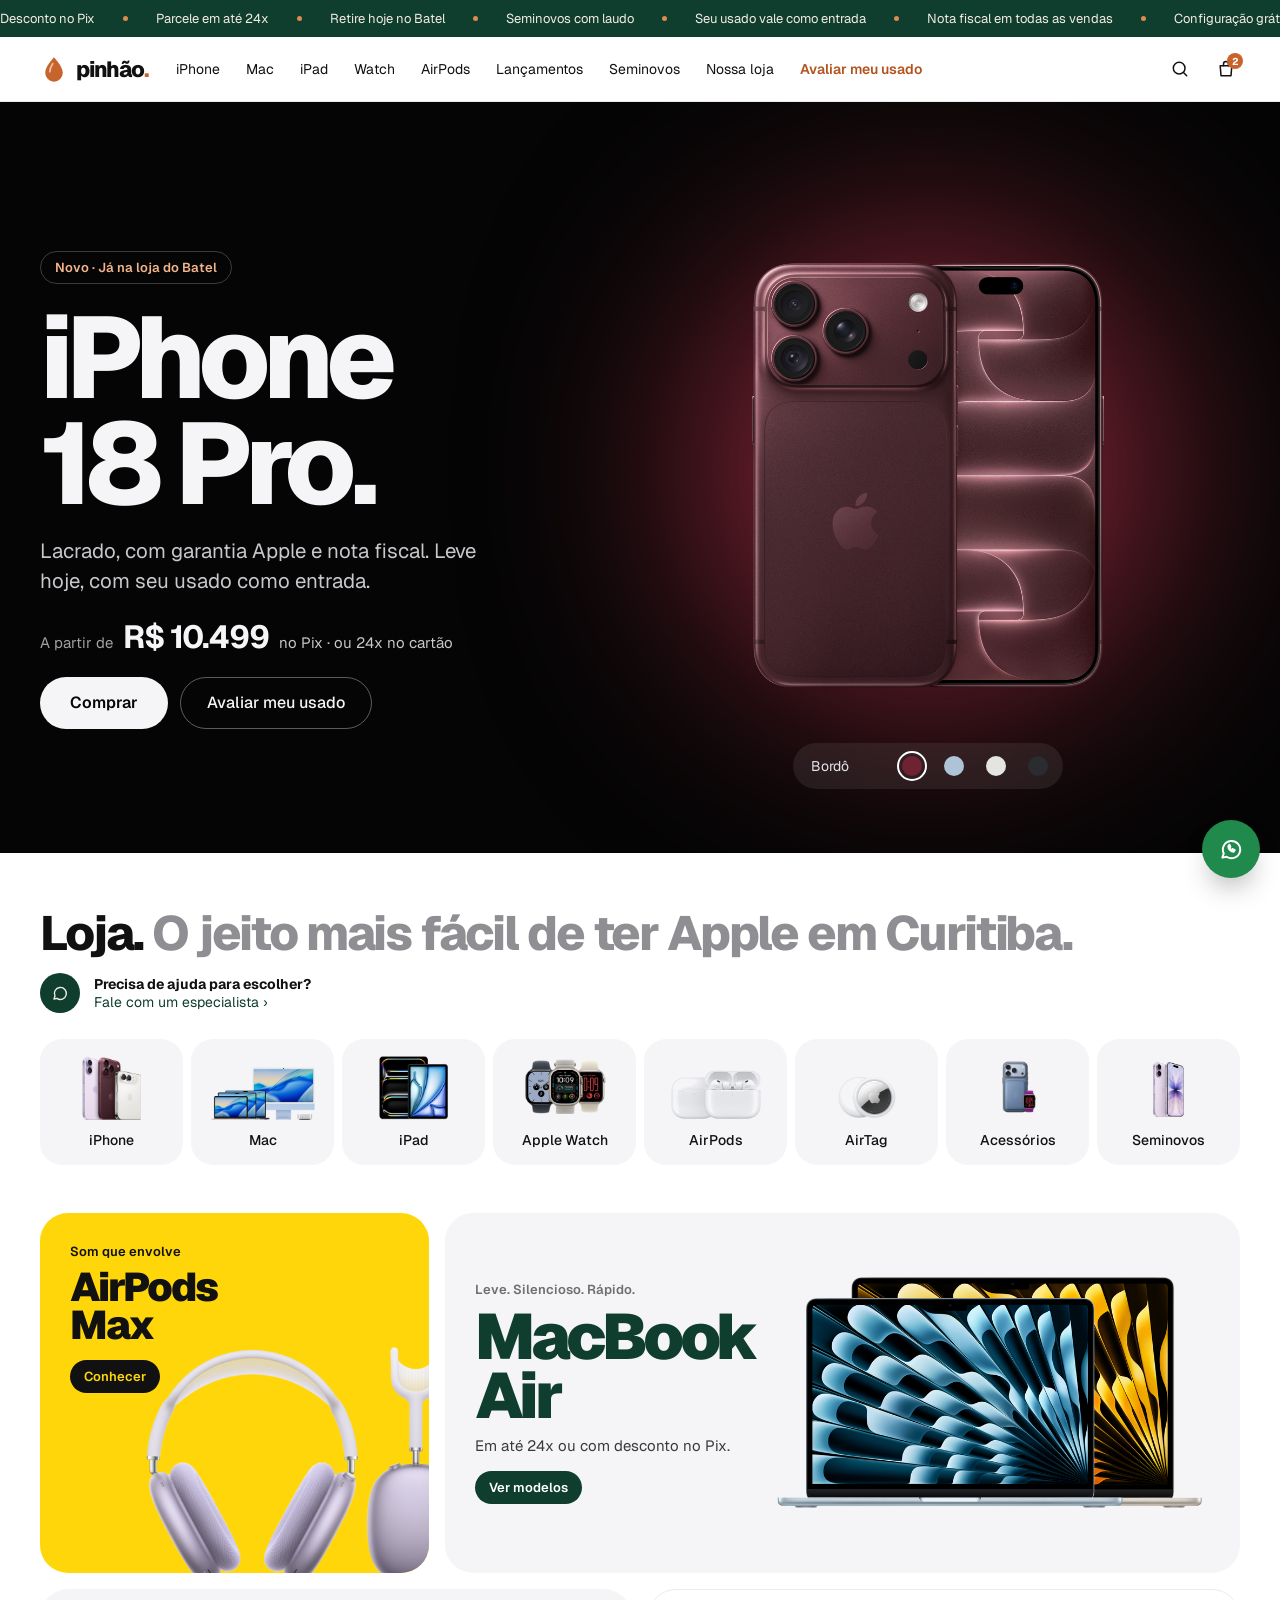
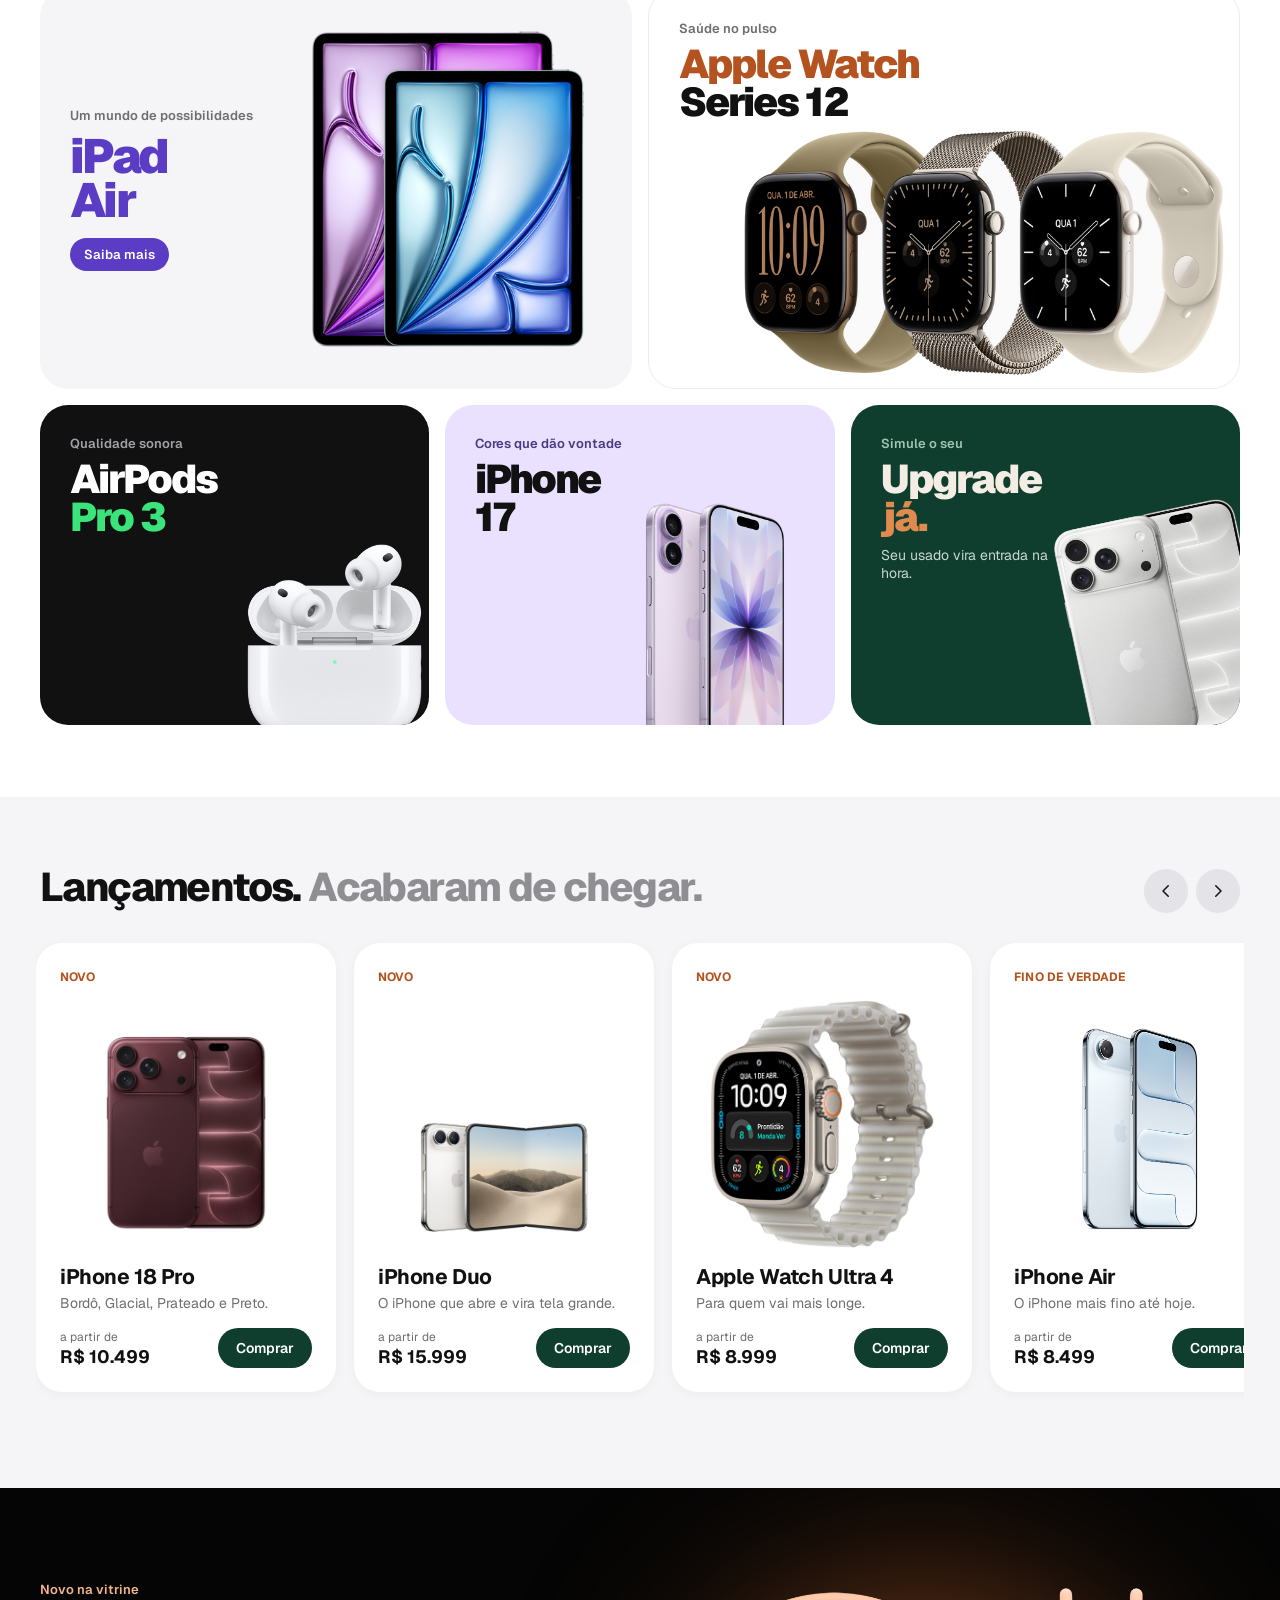
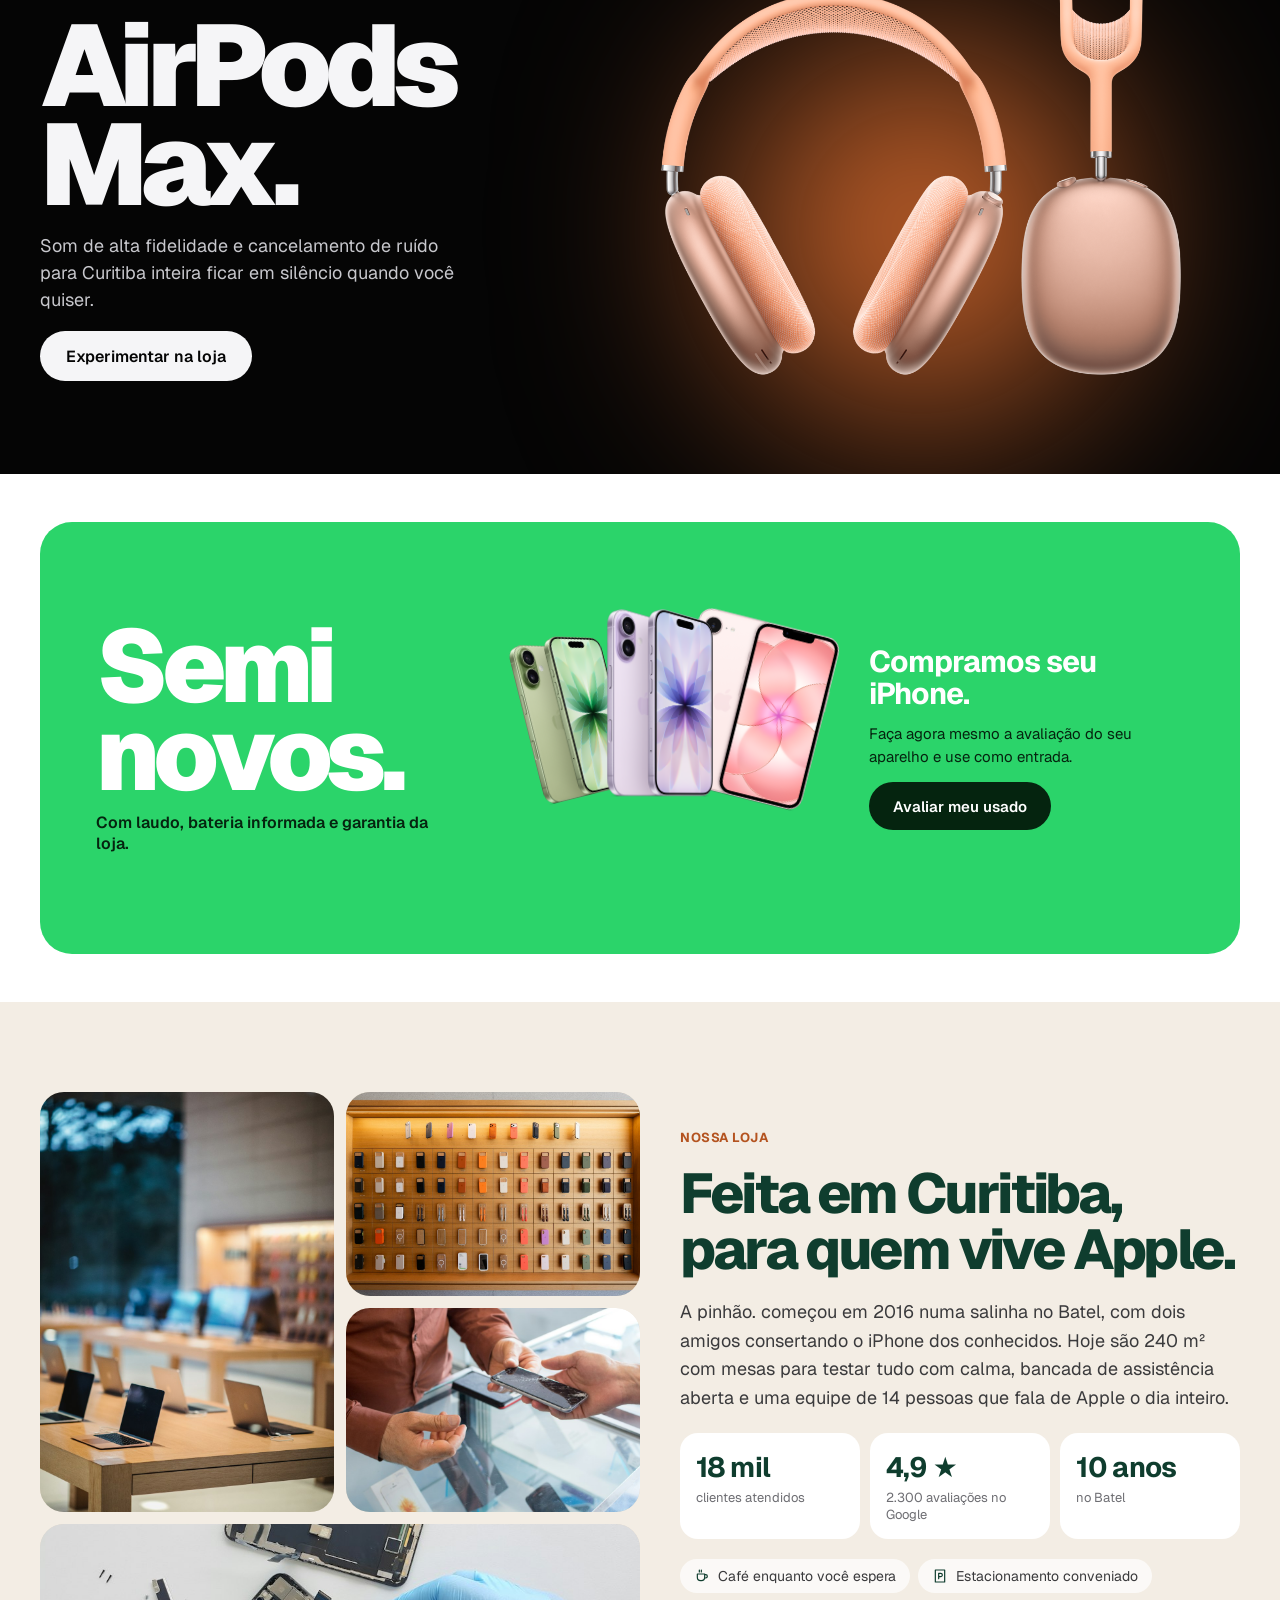
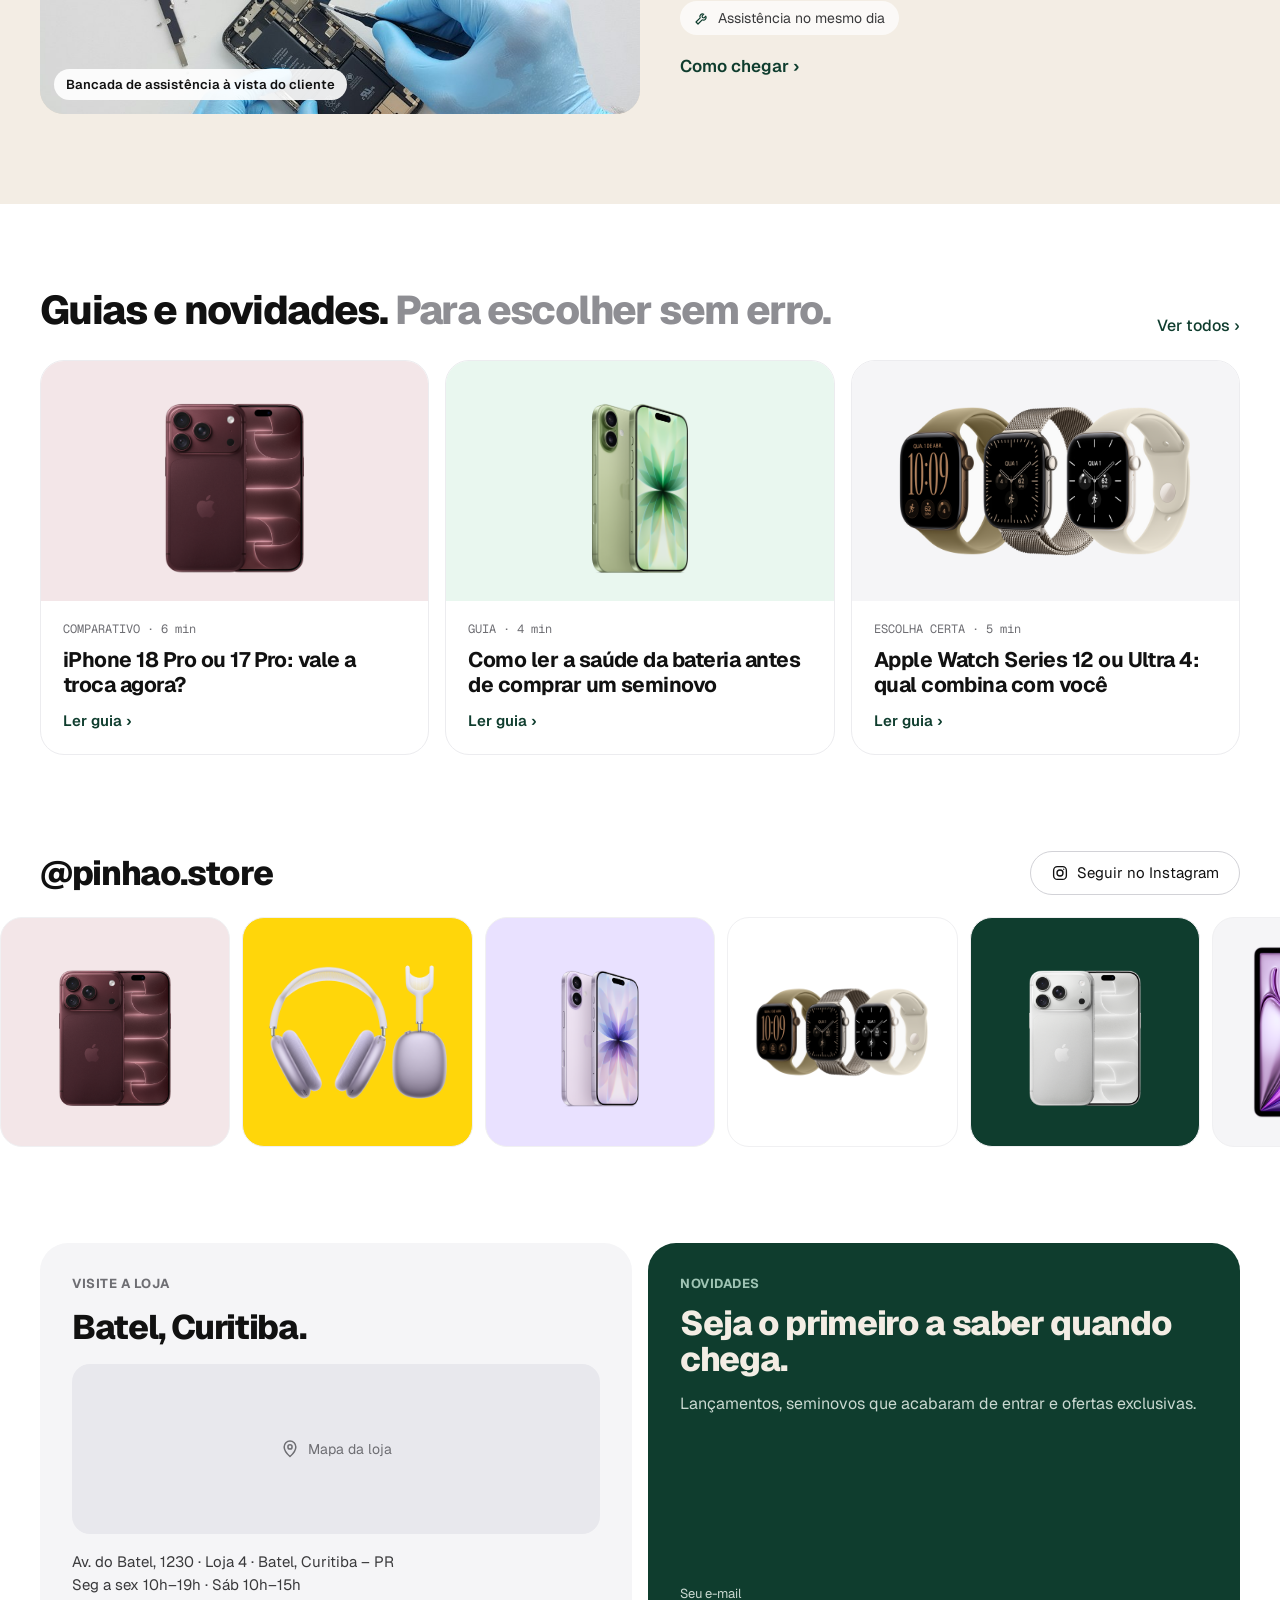
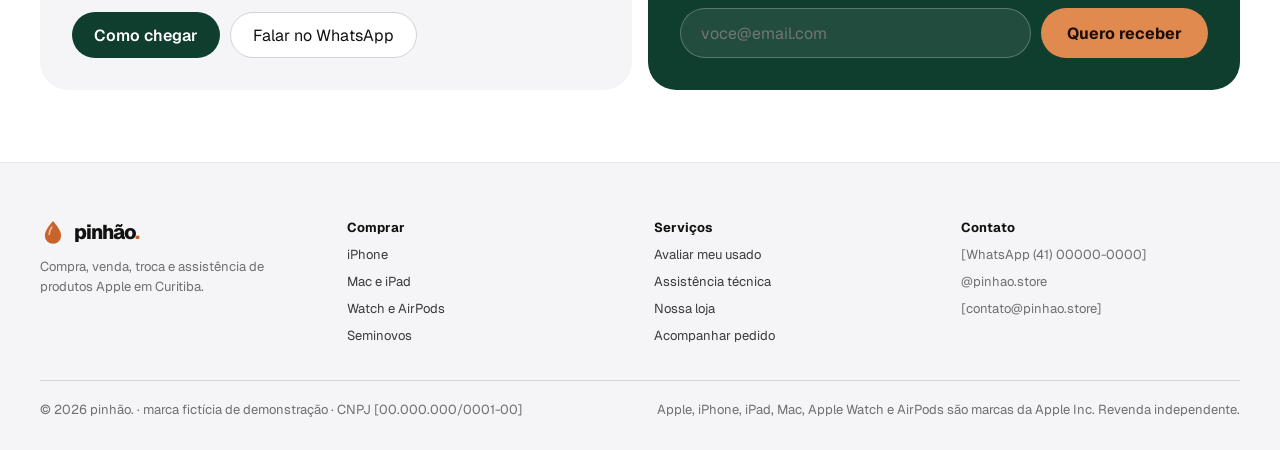
<file: site/index.html>
<!doctype html>
<html lang="pt-BR">
<head>
<meta charset="utf-8">
<meta name="viewport" content="width=device-width, initial-scale=1, viewport-fit=cover">
<title>pinhão. — Apple em Curitiba</title>
<meta name="description" content="iPhone, Mac, iPad, Watch e AirPods novos e seminovos no Batel, Curitiba. Desconto no Pix, até 24x e seu usado como entrada.">
<meta name="theme-color" content="#0F3D2E">
<link rel="icon" href="data:image/svg+xml,%3Csvg xmlns='http://www.w3.org/2000/svg' viewBox='0 0 32 32'%3E%3Cpath d='M16 2.5c5.8 6.6 10 12.6 10 18a10 10 0 0 1-20 0c0-5.4 4.2-11.4 10-18z' fill='%23C8632B'/%3E%3C/svg%3E">
<link rel="preconnect" href="https://fonts.googleapis.com">
<link rel="preconnect" href="https://fonts.gstatic.com" crossorigin>
<link href="https://fonts.googleapis.com/css2?family=Geist:wght@400;500;600;700;800;900&family=Geist+Mono:wght@400;500&display=swap" rel="stylesheet">
<link rel="stylesheet" href="css/styles.css?v=3">
</head>
<body class="has-tabbar">

<div style="background: #0F3D2E; color: #F3EDE4; font-size: 13px; overflow: hidden; padding: 10px 0">
<div class="marq" id="ticker"></div>
</div>

<header style="position: sticky; top: 0; z-index: 30; background: rgba(255,255,255,0.86); backdrop-filter: saturate(180%) blur(20px); -webkit-backdrop-filter: saturate(180%) blur(20px); border-bottom: 1px solid #ECECEF">
<div style="max-width: 1240px; margin: 0 auto; padding: 0 12px 0 20px; height: 64px; display: flex; align-items: center; gap: 28px">
<a href="index.html" aria-label="pinhão. página inicial" style="display: flex; align-items: center; gap: 8px; color: #111111; text-decoration: none; flex: 0 0 auto">
<svg width="28" height="28" viewBox="0 0 32 32" aria-hidden="true"><path d="M16 2.5c5.8 6.6 10 12.6 10 18a10 10 0 0 1-20 0c0-5.4 4.2-11.4 10-18z" fill="#C8632B"></path><path d="M14.5 10c-2 3-3.2 6-3.2 9" fill="none" stroke="#FFFFFF" stroke-opacity="0.6" stroke-width="2" stroke-linecap="round"></path></svg>
<span style="font-size: 22px; font-weight: 800; letter-spacing: -0.055em">pinhão<span style="color: #C8632B">.</span></span>
</a>
<nav class="rail topnav" aria-label="Categorias" style="display: flex; gap: 26px; overflow-x: auto; flex: 1 1 auto; min-width: 0; font-size: 14px; white-space: nowrap">
<a href="loja.html?cat=iphone" style="color: #111111; text-decoration: none">iPhone</a>
<a href="loja.html?cat=mac" style="color: #111111; text-decoration: none">Mac</a>
<a href="loja.html?cat=ipad" style="color: #111111; text-decoration: none">iPad</a>
<a href="loja.html?cat=watch" style="color: #111111; text-decoration: none">Watch</a>
<a href="loja.html?cat=airpods" style="color: #111111; text-decoration: none">AirPods</a>
<a href="#lancamentos" style="color: #111111; text-decoration: none">Lançamentos</a>
<a href="loja.html?cond=semi" style="color: #111111; text-decoration: none">Seminovos</a>
<a href="#loja" style="color: #111111; text-decoration: none">Nossa loja</a>
<a href="avaliar.html" style="color: #B4531F; text-decoration: none; font-weight: 600">Avaliar meu usado</a>
</nav>
<div style="display: flex; gap: 2px; flex: 0 0 auto; margin-left: auto">
<button aria-label="Buscar" style="width: 44px; height: 44px; border: 0; border-radius: 999px; background: transparent; color: #111111; display: grid; place-items: center"><svg width="20" height="20" viewBox="0 0 24 24" fill="none" stroke="currentColor" stroke-width="1.8" stroke-linecap="round"><circle cx="11" cy="11" r="7"></circle><path d="M20 20l-3.5-3.5"></path></svg></button>
<button aria-label="Sacola, 2 itens" style="position: relative; width: 44px; height: 44px; border: 0; border-radius: 999px; background: transparent; color: #111111; display: grid; place-items: center"><svg width="20" height="20" viewBox="0 0 24 24" fill="none" stroke="currentColor" stroke-width="1.8" stroke-linecap="round" stroke-linejoin="round"><path d="M5 8h14l-1 12H6L5 8z"></path><path d="M9 8V6a3 3 0 0 1 6 0v2"></path></svg><span style="position: absolute; top: 6px; right: 5px; min-width: 16px; height: 16px; border-radius: 999px; background: #C8632B; color: #FFFFFF; font-size: 10px; font-weight: 700; display: grid; place-items: center">2</span></button>
</div>
</div>
</header>

<main>

<section style="background: #050505; color: #F5F5F7; position: relative; overflow: hidden">
<div style="max-width: 1240px; margin: 0 auto; padding: clamp(36px, 7vw, 96px) 20px clamp(36px, 5vw, 72px); display: flex; flex-wrap: wrap; align-items: center; gap: 24px 32px; position: relative">
<div style="flex: 1 1 440px; min-width: 0; display: flex; flex-direction: column; gap: 20px; position: relative; z-index: 2">
<span style="align-self: flex-start; font-size: 13px; font-weight: 600; padding: 7px 14px; border-radius: 999px; border: 1px solid rgba(255,255,255,0.22); color: #F2B48A">Novo · Já na loja do Batel</span>
<h1 style="margin: 0; font-size: clamp(56px, 9vw, 128px); line-height: 0.92; letter-spacing: -0.06em; font-weight: 800">iPhone<br>18 Pro.</h1>
<p style="margin: 0; font-size: clamp(17px, 1.6vw, 22px); line-height: 1.45; color: #C7C7CC; max-width: 460px">Lacrado, com garantia Apple e nota fiscal. Leve hoje, com seu usado como entrada.</p>
<div style="display: flex; align-items: baseline; gap: 10px; flex-wrap: wrap">
<span style="font-size: 15px; color: #A1A1A6">A partir de</span>
<strong style="font-size: 32px; letter-spacing: -0.03em">R$ 10.499</strong>
<span style="font-size: 15px; color: #C7C7CC">no Pix · ou 24x no cartão</span>
</div>
<div style="display: flex; gap: 12px; flex-wrap: wrap">
<a href="produto.html" style="height: 52px; padding: 0 30px; border-radius: 999px; background: #F5F5F7; color: #050505; font-size: 16px; font-weight: 600; text-decoration: none; display: flex; align-items: center">Comprar</a>
<a href="avaliar.html" style="height: 52px; padding: 0 26px; border-radius: 999px; border: 1px solid rgba(255,255,255,0.35); color: #F5F5F7; font-size: 16px; font-weight: 500; text-decoration: none; display: flex; align-items: center">Avaliar meu usado</a>
</div>
</div>
<div style="flex: 1 1 520px; min-width: 0; display: flex; flex-direction: column; align-items: center; gap: 20px; position: relative">
<div id="heroGlow" class="pulse" style="position: absolute; top: 8%; left: 50%; width: min(460px, 80vw); height: min(460px, 80vw); transform-origin: center; margin-left: calc(min(460px, 80vw) / -2); border-radius: 50%; background-color: #8A2638; filter: blur(110px); transition: background-color 1.2s ease"></div>
<div class="float" id="heroImgs" style="position: relative; width: 100%; max-width: 560px; aspect-ratio: 1100 / 1043"></div>
<div role="radiogroup" aria-label="Cor do iPhone 18 Pro" style="display: flex; align-items: center; gap: 12px; padding: 8px 10px 8px 18px; border-radius: 999px; background: rgba(255,255,255,0.08); backdrop-filter: blur(12px); position: relative; z-index: 2">
<span id="heroName" style="font-size: 14px; color: #E5E5EA; min-width: 74px">Bordô</span>
<div id="heroDots" style="display: flex; gap: 12px"></div>
</div>
</div>
</div>
</section>

<section style="max-width: 1240px; margin: 0 auto; padding: 56px 20px 8px">
<div style="display: flex; flex-wrap: wrap; justify-content: space-between; align-items: flex-end; gap: 16px; margin-bottom: 22px">
<h2 style="margin: 0; font-size: clamp(30px, 4vw, 48px); letter-spacing: -0.045em; font-weight: 800; line-height: 1">Loja. <span style="color: #8E8E93">O jeito mais fácil de ter Apple em Curitiba.</span></h2>
<div style="display: flex; gap: 14px; align-items: center; font-size: 14px">
<span style="width: 40px; height: 40px; border-radius: 50%; background: #0F3D2E; color: #F3EDE4; display: grid; place-items: center"><svg width="18" height="18" viewBox="0 0 24 24" fill="none" stroke="currentColor" stroke-width="1.8" stroke-linecap="round" stroke-linejoin="round"><path d="M4 20l1.3-3.9A8 8 0 1 1 8 19.2L4 20z"></path></svg></span>
<span style="display: flex; flex-direction: column"><strong>Precisa de ajuda para escolher?</strong><a href="#" style="text-decoration: none">Fale com um especialista ›</a></span>
</div>
</div>
<div class="rail" id="cats" style="display: flex; gap: 8px; overflow-x: auto; padding: 4px 0 8px"></div>
</section>

<section id="mosaico" style="max-width: 1240px; margin: 0 auto; padding: 32px 20px 24px">
<div class="bento">
<a href="loja.html?cat=airpods" class="s2 zoom lift reveal" style="position: relative; min-height: 360px; border-radius: 28px; background: #FFD60A; color: #111111; text-decoration: none; overflow: hidden; display: flex; flex-direction: column; padding: 30px">
<span style="font-size: 13px; font-weight: 600">Som que envolve</span>
<strong style="font-size: 40px; line-height: 0.95; letter-spacing: -0.05em; font-weight: 900; margin-top: 8px">AirPods<br>Max</strong>
<span style="align-self: flex-start; margin-top: 16px; font-size: 13px; font-weight: 600; padding: 8px 14px; border-radius: 999px; background: #111111; color: #FFD60A">Conhecer</span>
<img src="assets/apmax-purple.png" alt="AirPods Max roxo" loading="lazy" style="position: absolute; right: -36px; bottom: -18px; width: min(82%, 340px); height: auto">
</a>
<a href="loja.html?cat=mac" class="s4 zoom lift reveal" style="position: relative; min-height: 360px; border-radius: 28px; background: #F5F5F7; color: #111111; text-decoration: none; overflow: hidden; display: flex; flex-wrap: wrap; align-items: center; padding: 30px; gap: 12px">
<div style="flex: 1 1 220px; display: flex; flex-direction: column; gap: 10px; position: relative; z-index: 2">
<span style="font-size: 13px; font-weight: 600; color: #6E6E73">Leve. Silencioso. Rápido.</span>
<strong style="font-size: clamp(44px, 5vw, 64px); line-height: 0.92; letter-spacing: -0.055em; font-weight: 900; color: #0F3D2E">MacBook<br>Air</strong>
<span style="font-size: 15px; color: #3A3A3C">Em até 24x ou com desconto no Pix.</span>
<span style="align-self: flex-start; margin-top: 6px; font-size: 13px; font-weight: 600; padding: 8px 14px; border-radius: 999px; background: #0F3D2E; color: #FFFFFF">Ver modelos</span>
</div>
<img src="assets/mba.png" alt="MacBook Air nas cores azul e estelar" loading="lazy" style="flex: 2 1 340px; min-width: 0; width: 100%; max-width: 560px; height: auto">
</a>
<a href="loja.html?cat=ipad" class="s3 zoom lift reveal" style="position: relative; min-height: 340px; border-radius: 28px; background: #F5F5F7; color: #111111; text-decoration: none; overflow: hidden; display: flex; align-items: center; padding: 30px">
<div style="display: flex; flex-direction: column; gap: 10px; position: relative; z-index: 2; max-width: 46%">
<span style="font-size: 13px; font-weight: 600; color: #6E6E73">Um mundo de possibilidades</span>
<strong style="font-size: 48px; line-height: 0.92; letter-spacing: -0.055em; font-weight: 900; color: #5B3CC4">iPad<br>Air</strong>
<span style="align-self: flex-start; margin-top: 6px; font-size: 13px; font-weight: 600; padding: 8px 14px; border-radius: 999px; background: #5B3CC4; color: #FFFFFF">Saiba mais</span>
</div>
<img src="assets/ipadair.png" alt="iPad Air roxo e azul" loading="lazy" style="position: absolute; right: 7%; top: 50%; translate: 0 -50%; height: 82%; width: auto; max-width: 52%; object-fit: contain">
</a>
<a href="loja.html?cat=watch" class="s3 zoom lift reveal" style="position: relative; min-height: 340px; border-radius: 28px; background: #FFFFFF; border: 1px solid #ECECEF; color: #111111; text-decoration: none; overflow: hidden; display: flex; flex-direction: column; padding: 30px">
<span style="font-size: 13px; font-weight: 600; color: #6E6E73">Saúde no pulso</span>
<strong style="font-size: 40px; line-height: 0.95; letter-spacing: -0.05em; font-weight: 900; color: #B4531F; margin-top: 8px">Apple Watch<br><span style="color: #111111">Series 12</span></strong>
<img src="assets/watch-s12.png" alt="Apple Watch Series 12 em três acabamentos" loading="lazy" style="width: min(94%, 500px); height: auto; align-self: flex-end; margin-top: auto; margin-right: -24px; margin-bottom: -26px">
</a>
<a href="loja.html?cat=airpods" class="s2 zoom lift reveal" style="position: relative; min-height: 320px; border-radius: 28px; background: #111111; color: #FFFFFF; text-decoration: none; overflow: hidden; display: flex; flex-direction: column; padding: 30px">
<span style="font-size: 13px; font-weight: 600; color: #A1A1A6">Qualidade sonora</span>
<strong style="font-size: 40px; line-height: 0.95; letter-spacing: -0.05em; font-weight: 900; margin-top: 8px">AirPods<br><span style="color: #3BE37B">Pro 3</span></strong>
<img src="assets/appro3.png" alt="AirPods Pro 3 com estojo" loading="lazy" style="position: absolute; right: 4px; bottom: -14px; height: min(62%, 220px); width: auto; max-width: 78%; object-fit: contain">
</a>
<a href="produto.html" class="s2 zoom lift reveal" style="position: relative; min-height: 320px; border-radius: 28px; background: #E9E1FF; color: #111111; text-decoration: none; overflow: hidden; display: flex; flex-direction: column; padding: 30px">
<span style="font-size: 13px; font-weight: 600; color: #4A3A80">Cores que dão vontade</span>
<strong style="font-size: 40px; line-height: 0.95; letter-spacing: -0.05em; font-weight: 900; margin-top: 8px">iPhone<br>17</strong>
<img src="assets/17-lavender.png" alt="iPhone 17 lavanda" loading="lazy" style="position: absolute; right: -40px; bottom: -40px; width: min(82%, 330px); height: auto">
</a>
<a href="avaliar.html" class="s2 zoom lift reveal" style="position: relative; min-height: 320px; border-radius: 28px; background: #0F3D2E; color: #F3EDE4; text-decoration: none; overflow: hidden; display: flex; flex-direction: column; padding: 30px">
<span style="font-size: 13px; font-weight: 600; color: #9FC4B4">Simule o seu</span>
<strong style="font-size: 40px; line-height: 0.95; letter-spacing: -0.05em; font-weight: 900; margin-top: 8px">Upgrade<br><span style="color: #E08A50">já.</span></strong>
<span style="font-size: 14px; color: #C9D8D0; margin-top: 10px; max-width: 60%">Seu usado vira entrada na hora.</span>
<img src="assets/18pro-silver.png" alt="iPhone 18 Pro prateado" loading="lazy" style="position: absolute; right: -70px; bottom: -30px; width: min(76%, 300px); height: auto; rotate: -12deg">
</a>
</div>
</section>

<section id="lancamentos" style="background: #F5F5F7; margin-top: 48px">
<div style="max-width: 1240px; margin: 0 auto; padding: 64px 20px 72px">
<div style="display: flex; flex-wrap: wrap; justify-content: space-between; align-items: flex-end; gap: 16px; margin-bottom: 22px">
<h2 style="margin: 0; font-size: clamp(28px, 3.4vw, 40px); letter-spacing: -0.04em; font-weight: 800">Lançamentos. <span style="color: #8E8E93">Acabaram de chegar.</span></h2>
<div style="display: flex; gap: 8px">
<button id="prev" aria-label="Anterior" style="width: 44px; height: 44px; border-radius: 50%; border: 0; background: #E3E3E8; color: #111111; display: grid; place-items: center"><svg width="18" height="18" viewBox="0 0 24 24" fill="none" stroke="currentColor" stroke-width="2" stroke-linecap="round" stroke-linejoin="round"><path d="M15 5l-7 7 7 7"></path></svg></button>
<button id="next" aria-label="Próximo" style="width: 44px; height: 44px; border-radius: 50%; border: 0; background: #E3E3E8; color: #111111; display: grid; place-items: center"><svg width="18" height="18" viewBox="0 0 24 24" fill="none" stroke="currentColor" stroke-width="2" stroke-linecap="round" stroke-linejoin="round"><path d="M9 5l7 7-7 7"></path></svg></button>
</div>
</div>
<div class="rail" id="latest" style="display: flex; gap: 18px; overflow-x: auto; padding: 8px 4px 24px; margin: 0 -4px; scroll-behavior: smooth"></div>
</div>
</section>

<section style="background: #050505; color: #F5F5F7; overflow: hidden">
<div style="max-width: 1240px; margin: 0 auto; padding: clamp(56px, 7vw, 104px) 20px; display: flex; flex-wrap: wrap; align-items: center; gap: 24px; position: relative">
<div class="reveal" style="flex: 1 1 360px; min-width: 0; display: flex; flex-direction: column; gap: 18px; position: relative; z-index: 2">
<span style="font-size: 13px; font-weight: 600; color: #F2B48A">Novo na vitrine</span>
<strong style="font-size: clamp(64px, 9vw, 132px); line-height: 0.86; letter-spacing: -0.065em; font-weight: 900">AirPods<br>Max.</strong>
<p style="margin: 0; font-size: 18px; line-height: 1.5; color: #C7C7CC; max-width: 420px">Som de alta fidelidade e cancelamento de ruído para Curitiba inteira ficar em silêncio quando você quiser.</p>
<a href="#loja" style="align-self: flex-start; height: 50px; padding: 0 26px; border-radius: 999px; background: #F5F5F7; color: #050505; font-size: 16px; font-weight: 600; text-decoration: none; display: flex; align-items: center">Experimentar na loja</a>
</div>
<div style="flex: 1 1 460px; min-width: 0; display: flex; justify-content: center; position: relative">
<div class="pulse" style="position: absolute; top: 15%; left: 50%; width: 380px; height: 380px; margin-left: -190px; border-radius: 50%; background: #C8632B; filter: blur(110px)"></div>
<img class="float2" src="assets/apmax-orange.png" alt="AirPods Max laranja" loading="lazy" style="position: relative; width: 100%; max-width: 540px; height: auto">
</div>
</div>
</section>

<section id="seminovos" style="max-width: 1240px; margin: 0 auto; padding: 48px 20px">
<div class="reveal" style="position: relative; border-radius: 32px; background: #2BD46A; color: #05240F; overflow: hidden; display: flex; flex-wrap: wrap; align-items: center; gap: 12px; padding: clamp(28px, 5vw, 56px)">
<div style="flex: 1 1 300px; min-width: 0; display: flex; flex-direction: column; gap: 14px; position: relative; z-index: 2">
<strong style="font-size: clamp(56px, 8vw, 108px); line-height: 0.86; letter-spacing: -0.065em; font-weight: 900; color: #FFFFFF">Semi<br>novos.</strong>
<span style="font-size: 16px; font-weight: 600">Com laudo, bateria informada e garantia da loja.</span>
</div>
<div style="flex: 1 1 340px; min-width: 0; height: 320px; position: relative">
<img class="float" src="assets/17-sage.png" alt="iPhone 17 sálvia" loading="lazy" style="position: absolute; left: 0; top: 30px; width: 54%; height: auto; rotate: -14deg">
<img class="float3" src="assets/17e-pink.png" alt="iPhone 17e rosa" loading="lazy" style="position: absolute; right: 0; top: 30px; width: 54%; height: auto; rotate: 14deg">
<img class="float2" src="assets/17-lavender.png" alt="iPhone 17 lavanda" loading="lazy" style="position: absolute; left: 50%; top: 0; width: 62%; margin-left: -31%; height: auto">
</div>
<div style="flex: 1 1 260px; min-width: 0; display: flex; flex-direction: column; gap: 14px; position: relative; z-index: 2">
<strong style="font-size: 30px; line-height: 1.05; letter-spacing: -0.035em; color: #FFFFFF">Compramos seu iPhone.</strong>
<span style="font-size: 15px; line-height: 1.5">Faça agora mesmo a avaliação do seu aparelho e use como entrada.</span>
<a href="avaliar.html" style="align-self: flex-start; height: 48px; padding: 0 24px; border-radius: 999px; background: #05240F; color: #FFFFFF; font-size: 15px; font-weight: 600; text-decoration: none; display: flex; align-items: center">Avaliar meu usado</a>
</div>
</div>
</section>

<section id="loja" style="background: #F3EDE4">
<!-- Fotos ilustrativas do Unsplash (licença livre): PR MEDIA, Jason Leung, Vitalijus e acervo Unsplash. Trocar pelas fotos reais da loja. -->
<div style="max-width: 1240px; margin: 0 auto; padding: clamp(56px, 7vw, 96px) 20px; display: flex; flex-wrap: wrap; gap: 40px; align-items: center">
<div class="reveal store-photos">
<figure class="ph tall"><img src="assets/loja-mesas.jpg" alt="Salão da loja com mesas de madeira e notebooks para testar" loading="lazy"></figure>
<figure class="ph"><img src="assets/loja-vitrine.jpg" alt="Parede de capas e acessórios coloridos" loading="lazy"></figure>
<figure class="ph"><img src="assets/loja-atendimento.jpg" alt="Atendente entregando um iPhone ao cliente no balcão" loading="lazy"></figure>
<figure class="ph wide"><img src="assets/loja-assistencia.jpg" alt="Técnico trocando a bateria de um iPhone na bancada" loading="lazy"><figcaption>Bancada de assistência à vista do cliente</figcaption></figure>
</div>
<div style="flex: 1 1 400px; min-width: 0; display: flex; flex-direction: column; gap: 20px">
<span style="font-size: 13px; font-weight: 700; color: #B4531F; letter-spacing: 0.04em">NOSSA LOJA</span>
<h2 style="margin: 0; font-size: clamp(34px, 4.4vw, 56px); line-height: 1; letter-spacing: -0.05em; font-weight: 800; color: #0F3D2E">Feita em Curitiba, para quem vive Apple.</h2>
<p style="margin: 0; font-size: 18px; line-height: 1.6; color: #3A3A3C">A pinhão. começou em 2016 numa salinha no Batel, com dois amigos consertando o iPhone dos conhecidos. Hoje são 240 m² com mesas para testar tudo com calma, bancada de assistência aberta e uma equipe de 14 pessoas que fala de Apple o dia inteiro.</p>
<div style="display: grid; grid-template-columns: repeat(3, minmax(0, 1fr)); gap: 10px">
<div style="display: flex; flex-direction: column; gap: 4px; padding: 16px; border-radius: 18px; background: #FFFFFF"><strong style="font-size: clamp(20px, 2.4vw, 28px); letter-spacing: -0.03em; color: #0F3D2E">18 mil</strong><span style="font-size: 13px; color: #6E6E73">clientes atendidos</span></div>
<div style="display: flex; flex-direction: column; gap: 4px; padding: 16px; border-radius: 18px; background: #FFFFFF"><strong style="font-size: clamp(20px, 2.4vw, 28px); letter-spacing: -0.03em; color: #0F3D2E">4,9 ★</strong><span style="font-size: 13px; color: #6E6E73">2.300 avaliações no Google</span></div>
<div style="display: flex; flex-direction: column; gap: 4px; padding: 16px; border-radius: 18px; background: #FFFFFF"><strong style="font-size: clamp(20px, 2.4vw, 28px); letter-spacing: -0.03em; color: #0F3D2E">10 anos</strong><span style="font-size: 13px; color: #6E6E73">no Batel</span></div>
</div>
<ul style="margin: 0; padding: 0; list-style: none; display: flex; flex-wrap: wrap; gap: 8px; font-size: 14px; color: #3A3A3C">
<li style="padding: 8px 14px; border-radius: 999px; background: rgba(255,255,255,0.7); display: flex; align-items: center; gap: 8px"><svg width="16" height="16" viewBox="0 0 24 24" fill="none" stroke="#0F3D2E" stroke-width="1.8" stroke-linecap="round" stroke-linejoin="round"><path d="M5 9h11v5a5 5 0 0 1-5 5h-1a5 5 0 0 1-5-5V9zM16 10h1.5a2.5 2.5 0 0 1 0 5H16M8 3v3M11 3v3"></path></svg>Café enquanto você espera</li>
<li style="padding: 8px 14px; border-radius: 999px; background: rgba(255,255,255,0.7); display: flex; align-items: center; gap: 8px"><svg width="16" height="16" viewBox="0 0 24 24" fill="none" stroke="#0F3D2E" stroke-width="1.8" stroke-linecap="round" stroke-linejoin="round"><path d="M5 3h14v18H5zM10 16V8h3a2.5 2.5 0 0 1 0 5h-3"></path></svg>Estacionamento conveniado</li>
<li style="padding: 8px 14px; border-radius: 999px; background: rgba(255,255,255,0.7); display: flex; align-items: center; gap: 8px"><svg width="16" height="16" viewBox="0 0 24 24" fill="none" stroke="#0F3D2E" stroke-width="1.8" stroke-linecap="round" stroke-linejoin="round"><path d="M14.7 6.3a4 4 0 0 0-5.4 5.4L3 18l3 3 6.3-6.3a4 4 0 0 0 5.4-5.4l-2.6 2.6-2.4-.6-.6-2.4z"></path></svg>Assistência no mesmo dia</li>
</ul>
<a href="#visite" style="font-size: 17px; font-weight: 600; text-decoration: none">Como chegar ›</a>
</div>
</div>
</section>

<section style="max-width: 1240px; margin: 0 auto; padding: 80px 20px 24px">
<div style="display: flex; flex-wrap: wrap; justify-content: space-between; align-items: flex-end; gap: 16px; margin-bottom: 24px">
<h2 style="margin: 0; font-size: clamp(28px, 3.4vw, 40px); letter-spacing: -0.04em; font-weight: 800">Guias e novidades. <span style="color: #8E8E93">Para escolher sem erro.</span></h2>
<a href="#" style="font-size: 16px; text-decoration: none; font-weight: 500">Ver todos ›</a>
</div>
<div id="posts" style="display: grid; grid-template-columns: repeat(auto-fit, minmax(min(280px, 100%), 1fr)); gap: 16px"></div>
</section>

<section style="padding: 72px 0 24px; overflow: hidden">
<div style="max-width: 1240px; margin: 0 auto 22px; padding: 0 20px; display: flex; flex-wrap: wrap; justify-content: space-between; align-items: center; gap: 12px">
<h2 style="margin: 0; font-size: clamp(24px, 3vw, 34px); letter-spacing: -0.04em; font-weight: 800">@pinhao.store</h2>
<a href="#" style="height: 44px; padding: 0 20px; border-radius: 999px; border: 1px solid #D2D2D7; color: #111111; text-decoration: none; font-size: 15px; display: flex; align-items: center; gap: 8px"><svg width="18" height="18" viewBox="0 0 24 24" fill="none" stroke="currentColor" stroke-width="1.8" stroke-linecap="round" stroke-linejoin="round"><rect x="3.5" y="3.5" width="17" height="17" rx="5"></rect><circle cx="12" cy="12" r="4"></circle><path d="M17 7h.01"></path></svg>Seguir no Instagram</a>
</div>
<div class="marq" id="insta" style="animation-duration: 60s"></div>
</section>

<section id="visite" style="max-width: 1240px; margin: 0 auto; padding: 72px 20px; display: grid; grid-template-columns: repeat(auto-fit, minmax(min(340px, 100%), 1fr)); gap: 16px">
<div style="background: #F5F5F7; border-radius: 28px; padding: clamp(24px, 4vw, 32px); display: flex; flex-direction: column; gap: 18px">
<span style="font-size: 13px; font-weight: 700; color: #6E6E73; letter-spacing: 0.04em">VISITE A LOJA</span>
<h2 style="margin: 0; font-size: 34px; letter-spacing: -0.04em; font-weight: 800; line-height: 1.05">Batel, Curitiba.</h2>
<div style="height: 170px; border-radius: 18px; background: #E8E8ED; display: grid; place-items: center; color: #6E6E73; font-size: 14px"><span style="display: flex; gap: 8px; align-items: center"><svg width="20" height="20" viewBox="0 0 24 24" fill="none" stroke="currentColor" stroke-width="1.8" stroke-linecap="round" stroke-linejoin="round"><path d="M12 21s-7-6.2-7-11.5A7 7 0 0 1 19 9.5C19 14.8 12 21 12 21z"></path><circle cx="12" cy="9.5" r="2.5"></circle></svg>Mapa da loja</span></div>
<div style="display: flex; flex-direction: column; gap: 4px; font-size: 15px; color: #3A3A3C">
<span>Av. do Batel, 1230 · Loja 4 · Batel, Curitiba – PR</span>
<span>Seg a sex 10h–19h · Sáb 10h–15h</span>
</div>
<div style="display: flex; gap: 10px; flex-wrap: wrap">
<button style="height: 46px; padding: 0 22px; border-radius: 999px; border: 0; background: #0F3D2E; color: #FFFFFF; font-weight: 600">Como chegar</button>
<button style="height: 46px; padding: 0 22px; border-radius: 999px; border: 1px solid #D2D2D7; background: #FFFFFF; color: #111111">Falar no WhatsApp</button>
</div>
</div>
<div style="background: #0F3D2E; color: #F3EDE4; border-radius: 28px; padding: clamp(24px, 4vw, 32px); display: flex; flex-direction: column; gap: 18px; justify-content: space-between">
<div style="display: flex; flex-direction: column; gap: 14px">
<span style="font-size: 13px; font-weight: 700; color: #9FC4B4; letter-spacing: 0.04em">NOVIDADES</span>
<h2 style="margin: 0; font-size: 34px; letter-spacing: -0.04em; font-weight: 800; line-height: 1.05">Seja o primeiro a saber quando chega.</h2>
<p style="margin: 0; font-size: 16px; line-height: 1.5; color: #C9D8D0">Lançamentos, seminovos que acabaram de entrar e ofertas exclusivas.</p>
</div>
<form id="news" style="display: flex; flex-wrap: wrap; gap: 10px">
<label style="flex: 1 1 220px; display: flex; flex-direction: column; gap: 6px; font-size: 13px; color: #C9D8D0">Seu e-mail
<input type="email" required placeholder="voce@email.com" style="height: 50px; border-radius: 999px; border: 1px solid rgba(255,255,255,0.25); background: rgba(255,255,255,0.08); color: #FFFFFF; padding: 0 20px; font-size: 16px">
</label>
<button type="submit" style="align-self: flex-end; height: 50px; padding: 0 26px; border-radius: 999px; border: 0; background: #E08A50; color: #1A0E05; font-size: 16px; font-weight: 700">Quero receber</button>
</form>
</div>
</section>

</main>

<footer style="background: #F5F5F7; border-top: 1px solid #E8E8ED">
<div style="max-width: 1240px; margin: 0 auto; padding: 56px 20px 32px; display: flex; flex-direction: column; gap: 36px; font-size: 13px; color: #6E6E73">
<div style="display: grid; grid-template-columns: repeat(auto-fit, minmax(160px, 1fr)); gap: 28px">
<div style="display: flex; flex-direction: column; gap: 12px">
<span style="display: flex; align-items: center; gap: 8px; color: #111111"><svg width="26" height="26" viewBox="0 0 32 32" aria-hidden="true"><path d="M16 2.5c5.8 6.6 10 12.6 10 18a10 10 0 0 1-20 0c0-5.4 4.2-11.4 10-18z" fill="#C8632B"></path><path d="M14.5 10c-2 3-3.2 6-3.2 9" fill="none" stroke="#FFFFFF" stroke-opacity="0.6" stroke-width="2" stroke-linecap="round"></path></svg><span style="font-size: 20px; font-weight: 800; letter-spacing: -0.055em">pinhão<span style="color: #C8632B">.</span></span></span>
<span style="line-height: 1.5">Compra, venda, troca e assistência de produtos Apple em Curitiba.</span>
</div>
<div style="display: flex; flex-direction: column; gap: 10px"><strong style="color: #111111; font-size: 13px">Comprar</strong><a href="loja.html?cat=iphone" style="color: #3A3A3C; text-decoration: none">iPhone</a><a href="loja.html?cat=mac" style="color: #3A3A3C; text-decoration: none">Mac e iPad</a><a href="loja.html?cat=watch" style="color: #3A3A3C; text-decoration: none">Watch e AirPods</a><a href="loja.html?cond=semi" style="color: #3A3A3C; text-decoration: none">Seminovos</a></div>
<div style="display: flex; flex-direction: column; gap: 10px"><strong style="color: #111111; font-size: 13px">Serviços</strong><a href="avaliar.html" style="color: #3A3A3C; text-decoration: none">Avaliar meu usado</a><a href="#" style="color: #3A3A3C; text-decoration: none">Assistência técnica</a><a href="#loja" style="color: #3A3A3C; text-decoration: none">Nossa loja</a><a href="#" style="color: #3A3A3C; text-decoration: none">Acompanhar pedido</a></div>
<div style="display: flex; flex-direction: column; gap: 10px"><strong style="color: #111111; font-size: 13px">Contato</strong><span>[WhatsApp (41) 00000-0000]</span><span>@pinhao.store</span><span>[contato@pinhao.store]</span></div>
</div>
<div style="border-top: 1px solid #D2D2D7; padding-top: 20px; display: flex; flex-wrap: wrap; justify-content: space-between; gap: 12px">
<span>© 2026 pinhão. · marca fictícia de demonstração · CNPJ [00.000.000/0001-00]</span>
<span>Apple, iPhone, iPad, Mac, Apple Watch e AirPods são marcas da Apple Inc. Revenda independente.</span>
</div>
</div>
</footer>

<a href="#" class="wa" aria-label="Falar no WhatsApp" style="position: fixed; right: 20px; bottom: 22px; z-index: 40; width: 58px; height: 58px; border-radius: 50%; background: #1F8A4C; color: #FFFFFF; display: grid; place-items: center; box-shadow: 0 16px 30px -12px rgba(0,0,0,0.45)"><svg width="26" height="26" viewBox="0 0 24 24" fill="none" stroke="currentColor" stroke-width="1.8" stroke-linecap="round" stroke-linejoin="round"><path d="M4 20l1.3-3.9A8 8 0 1 1 8 19.2L4 20z"></path><path d="M9.5 9.5c0 2.5 2.5 5 5 5l1-1.5-2-1-1 1c-.8-.4-1.6-1.2-2-2l1-1-1-2-1 1.5z"></path></svg></a>

<nav class="tabbar" aria-label="Navegação principal">
<a href="index.html" class="on"><svg width="24" height="24" viewBox="0 0 24 24" fill="none" stroke="currentColor" stroke-width="1.8" stroke-linecap="round" stroke-linejoin="round"><path d="M4 10l8-6 8 6v10H4z"></path><path d="M10 20v-6h4v6"></path></svg>Início</a>
<a href="loja.html"><svg width="24" height="24" viewBox="0 0 24 24" fill="none" stroke="currentColor" stroke-width="1.8" stroke-linecap="round" stroke-linejoin="round"><path d="M4 4h7v7H4zM13 4h7v7h-7zM4 13h7v7H4zM13 13h7v7h-7z"></path></svg>Loja</a>
<a href="avaliar.html"><svg width="24" height="24" viewBox="0 0 24 24" fill="none" stroke="currentColor" stroke-width="1.8" stroke-linecap="round" stroke-linejoin="round"><path d="M20 12a8 8 0 1 1-2.34-5.66M20 4v4h-4"></path></svg>Avaliar usado</a>
<a href="#"><svg width="24" height="24" viewBox="0 0 24 24" fill="none" stroke="currentColor" stroke-width="1.8" stroke-linecap="round" stroke-linejoin="round"><path d="M5 8h14l-1 12H6L5 8z"></path><path d="M9 8V6a3 3 0 0 1 6 0v2"></path></svg>Sacola</a>
</nav>

<script src="js/common.js"></script>
<script src="js/home.js?v=4"></script>
</body>
</html>
</file>
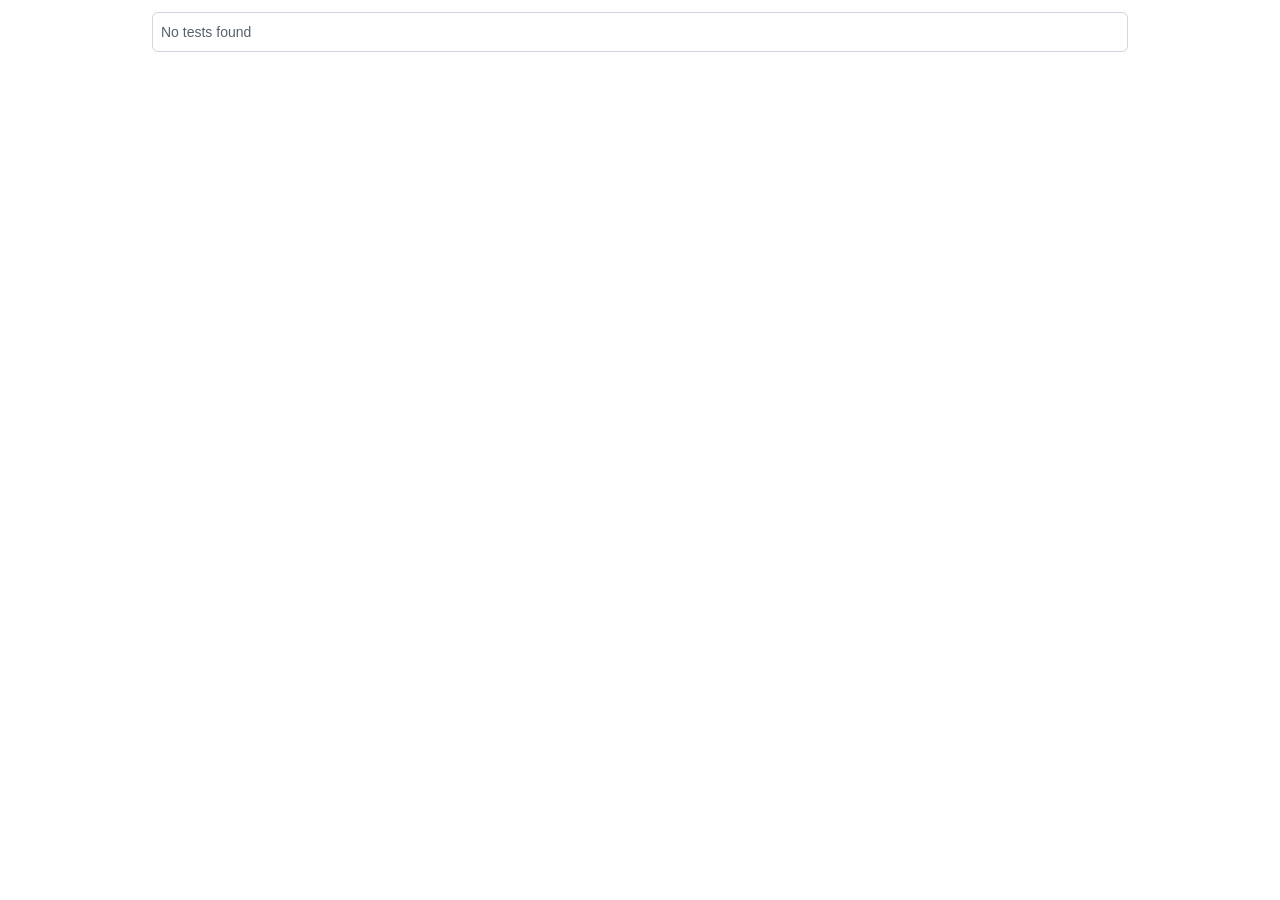
<file: site/brag-output/work/node_modules/playwright-core/lib/vite/htmlReport/index.html>
<!DOCTYPE html>
<html style='scrollbar-gutter: stable both-edges;'>
  <head>
    <meta charset='UTF-8'>
    <meta name='color-scheme' content='dark light'>
    <meta name='viewport' content='width=device-width, initial-scale=1.0'>
    <title>Playwright Test Report</title>
    <script type="module" crossorigin src="./report.js"></script>
    <link rel="stylesheet" crossorigin href="./report.css">
  </head>
  <body>
    <div id='root'></div>
  </body>
</html>
</file>
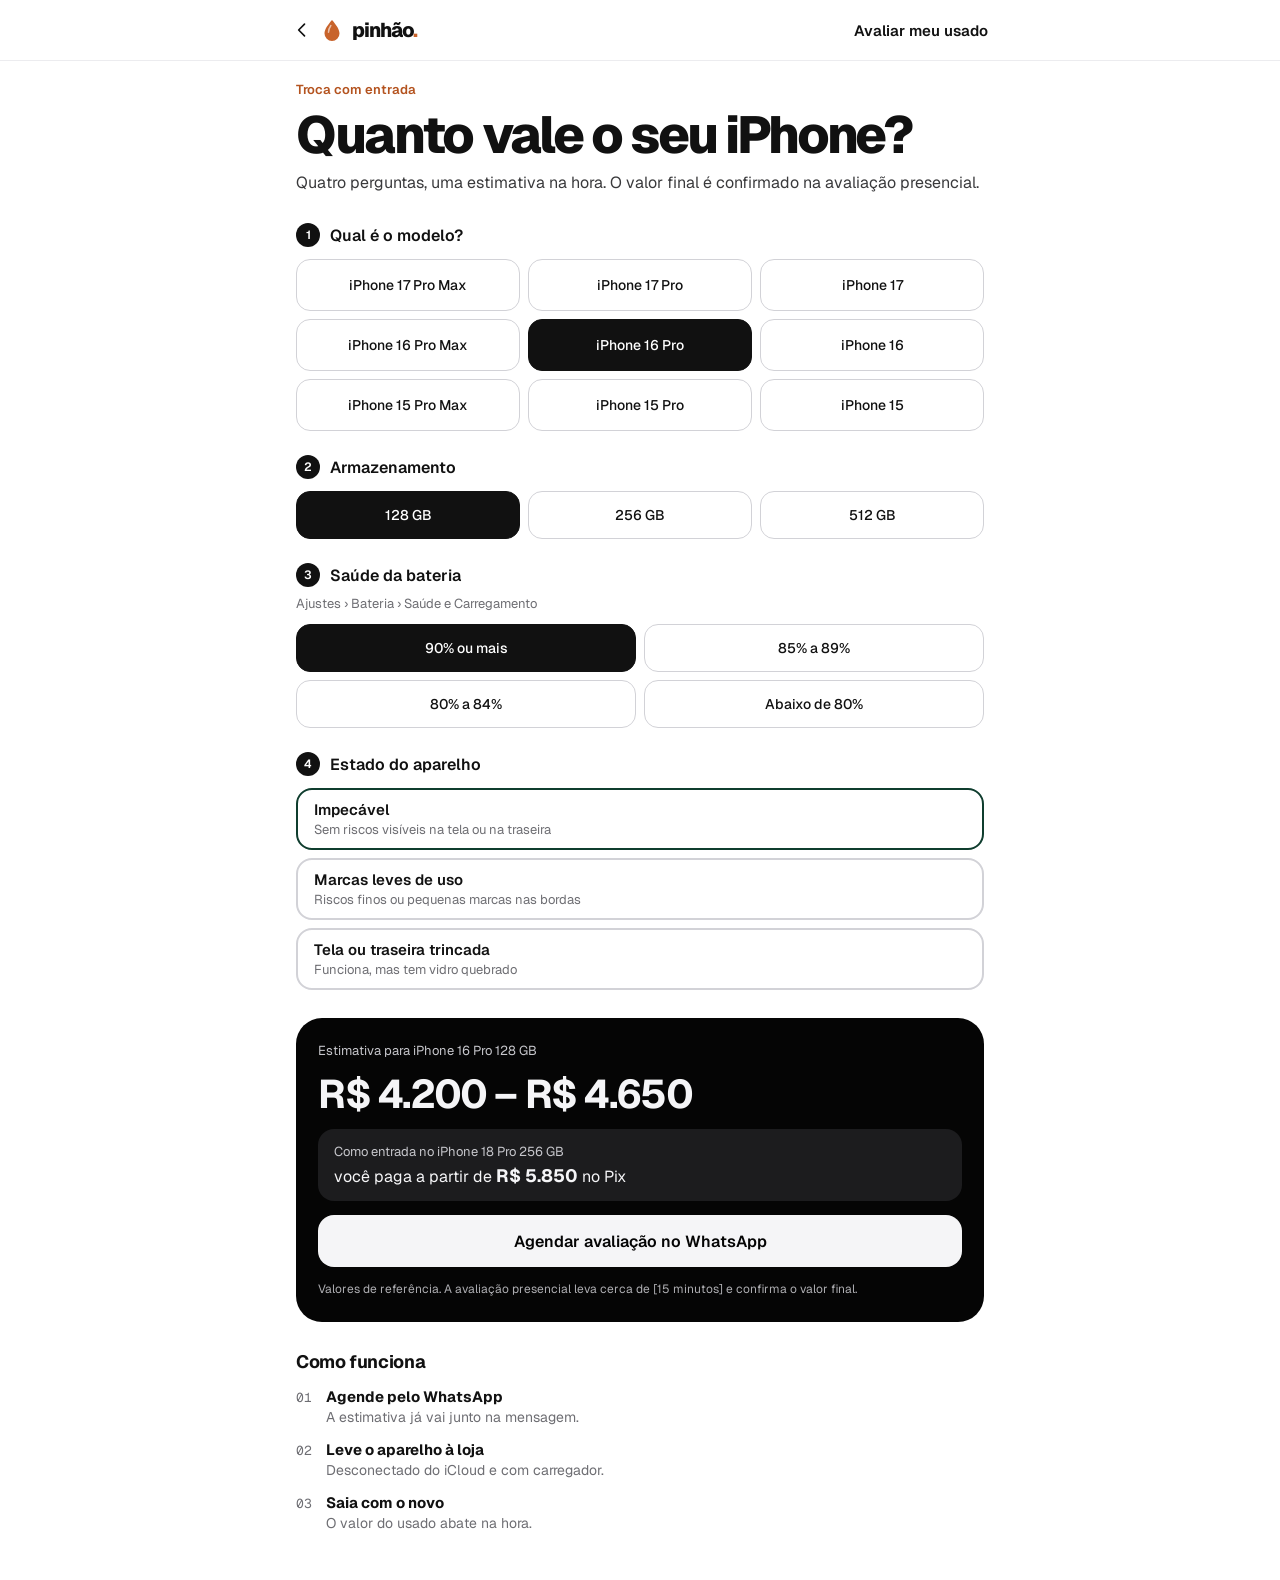
<file: site/avaliar.html>
<!doctype html>
<html lang="pt-BR">
<head>
<meta charset="utf-8">
<meta name="viewport" content="width=device-width, initial-scale=1, viewport-fit=cover">
<title>Avaliar meu usado — pinhão.</title>
<meta name="theme-color" content="#0F3D2E">
<link rel="icon" href="data:image/svg+xml,%3Csvg xmlns='http://www.w3.org/2000/svg' viewBox='0 0 32 32'%3E%3Cpath d='M16 2.5c5.8 6.6 10 12.6 10 18a10 10 0 0 1-20 0c0-5.4 4.2-11.4 10-18z' fill='%23C8632B'/%3E%3C/svg%3E">
<link rel="preconnect" href="https://fonts.googleapis.com">
<link rel="preconnect" href="https://fonts.gstatic.com" crossorigin>
<link href="https://fonts.googleapis.com/css2?family=Geist:wght@400;500;600;700;800;900&family=Geist+Mono:wght@400;500&display=swap" rel="stylesheet">
<link rel="stylesheet" href="css/styles.css?v=3">
</head>
<body>

<header style="position: sticky; top: 0; z-index: 30; background: rgba(255,255,255,0.9); backdrop-filter: blur(18px); -webkit-backdrop-filter: blur(18px); border-bottom: 1px solid #ECECEF">
<div style="max-width: 720px; margin: 0 auto; padding: 8px 12px; height: 60px; display: flex; align-items: center; justify-content: space-between">
<a href="index.html" aria-label="Voltar para o início" style="display: flex; align-items: center; gap: 8px; color: #111111; text-decoration: none">
<svg width="20" height="20" viewBox="0 0 24 24" fill="none" stroke="currentColor" stroke-width="2" stroke-linecap="round" stroke-linejoin="round"><path d="M15 5l-7 7 7 7"></path></svg>
<svg width="24" height="24" viewBox="0 0 32 32" aria-hidden="true"><path d="M16 2.5c5.8 6.6 10 12.6 10 18a10 10 0 0 1-20 0c0-5.4 4.2-11.4 10-18z" fill="#C8632B"></path><path d="M14.5 10c-2 3-3.2 6-3.2 9" fill="none" stroke="#FFFFFF" stroke-opacity="0.6" stroke-width="2" stroke-linecap="round"></path></svg>
<span style="font-size: 20px; font-weight: 800; letter-spacing: -0.055em">pinhão<span style="color: #C8632B">.</span></span>
</a>
<span style="font-size: 15px; font-weight: 600">Avaliar meu usado</span>
</div>
</header>

<main style="max-width: 720px; margin: 0 auto; padding: 0 16px">

<section style="padding: 20px 0 8px; display: flex; flex-direction: column; gap: 10px">
<span style="font-size: 13px; font-weight: 600; color: #B4531F">Troca com entrada</span>
<h1 style="margin: 0; font-size: clamp(32px, 5vw, 52px); line-height: 1.02; letter-spacing: -0.045em; font-weight: 800">Quanto vale o seu iPhone?</h1>
<p style="margin: 0; font-size: 16px; line-height: 1.5; color: #3A3A3C">Quatro perguntas, uma estimativa na hora. O valor final é confirmado na avaliação presencial.</p>
</section>

<section style="padding: 20px 0 0; display: flex; flex-direction: column; gap: 12px">
<h2 style="margin: 0; display: flex; gap: 10px; align-items: center; font-size: 16px; font-weight: 600"><span style="width: 24px; height: 24px; border-radius: 50%; background: #111111; color: #FFFFFF; font-size: 12px; display: grid; place-items: center">1</span>Qual é o modelo?</h2>
<div id="models" role="radiogroup" aria-label="Modelo" style="display: grid; grid-template-columns: repeat(3, minmax(0, 1fr)); gap: 8px"></div>
</section>

<section style="padding: 24px 0 0; display: flex; flex-direction: column; gap: 12px">
<h2 style="margin: 0; display: flex; gap: 10px; align-items: center; font-size: 16px; font-weight: 600"><span style="width: 24px; height: 24px; border-radius: 50%; background: #111111; color: #FFFFFF; font-size: 12px; display: grid; place-items: center">2</span>Armazenamento</h2>
<div id="storages" role="radiogroup" aria-label="Armazenamento" style="display: grid; grid-template-columns: repeat(3, minmax(0, 1fr)); gap: 8px"></div>
</section>

<section style="padding: 24px 0 0; display: flex; flex-direction: column; gap: 12px">
<h2 style="margin: 0; display: flex; gap: 10px; align-items: center; font-size: 16px; font-weight: 600"><span style="width: 24px; height: 24px; border-radius: 50%; background: #111111; color: #FFFFFF; font-size: 12px; display: grid; place-items: center">3</span>Saúde da bateria</h2>
<p style="margin: -4px 0 0; font-size: 13px; color: #6E6E73">Ajustes › Bateria › Saúde e Carregamento</p>
<div id="bats" role="radiogroup" aria-label="Saúde da bateria" style="display: grid; grid-template-columns: repeat(2, minmax(0, 1fr)); gap: 8px"></div>
</section>

<section style="padding: 24px 0 0; display: flex; flex-direction: column; gap: 12px">
<h2 style="margin: 0; display: flex; gap: 10px; align-items: center; font-size: 16px; font-weight: 600"><span style="width: 24px; height: 24px; border-radius: 50%; background: #111111; color: #FFFFFF; font-size: 12px; display: grid; place-items: center">4</span>Estado do aparelho</h2>
<div id="conds" role="radiogroup" aria-label="Estado do aparelho" style="display: flex; flex-direction: column; gap: 8px"></div>
</section>

<section style="padding: 28px 0 0">
<div style="display: flex; flex-direction: column; gap: 14px; padding: 24px 22px; border-radius: 26px; background: #050505; color: #F5F5F7">
<span style="font-size: 13px; color: #C7C7CC">Estimativa para <span id="summary"></span></span>
<strong id="range" style="font-size: clamp(30px, 5vw, 40px); line-height: 1.05; letter-spacing: -0.035em"></strong>
<div style="display: flex; flex-direction: column; gap: 4px; padding: 14px 16px; border-radius: 16px; background: #1C1C1E">
<span style="font-size: 13px; color: #C7C7CC">Como entrada no iPhone 18 Pro 256 GB</span>
<span style="font-size: 16px">você paga a partir de <strong id="rest" style="font-size: 18px"></strong> no Pix</span>
</div>
<a id="whats" href="#" target="_blank" rel="noopener" style="height: 52px; border-radius: 16px; background: #F5F5F7; color: #050505; font-size: 16px; font-weight: 600; text-decoration: none; display: flex; align-items: center; justify-content: center">Agendar avaliação no WhatsApp</a>
<span style="font-size: 12px; line-height: 1.45; color: #AEAEB2">Valores de referência. A avaliação presencial leva cerca de [15 minutos] e confirma o valor final.</span>
</div>
</section>

<section style="padding: 28px 0 48px; display: flex; flex-direction: column; gap: 14px">
<h2 style="margin: 0; font-size: 18px; letter-spacing: -0.02em; font-weight: 700">Como funciona</h2>
<div style="display: flex; gap: 14px; align-items: flex-start"><span style="font-family: 'Geist Mono', ui-monospace, monospace; font-size: 13px; color: #6E6E73; padding-top: 2px">01</span><div style="display: flex; flex-direction: column; gap: 2px"><strong style="font-size: 15px">Agende pelo WhatsApp</strong><span style="font-size: 14px; color: #6E6E73">A estimativa já vai junto na mensagem.</span></div></div>
<div style="display: flex; gap: 14px; align-items: flex-start"><span style="font-family: 'Geist Mono', ui-monospace, monospace; font-size: 13px; color: #6E6E73; padding-top: 2px">02</span><div style="display: flex; flex-direction: column; gap: 2px"><strong style="font-size: 15px">Leve o aparelho à loja</strong><span style="font-size: 14px; color: #6E6E73">Desconectado do iCloud e com carregador.</span></div></div>
<div style="display: flex; gap: 14px; align-items: flex-start"><span style="font-family: 'Geist Mono', ui-monospace, monospace; font-size: 13px; color: #6E6E73; padding-top: 2px">03</span><div style="display: flex; flex-direction: column; gap: 2px"><strong style="font-size: 15px">Saia com o novo</strong><span style="font-size: 14px; color: #6E6E73">O valor do usado abate na hora.</span></div></div>
</section>

</main>

<script src="js/common.js"></script>
<script src="js/avaliar.js"></script>
</body>
</html>
</file>
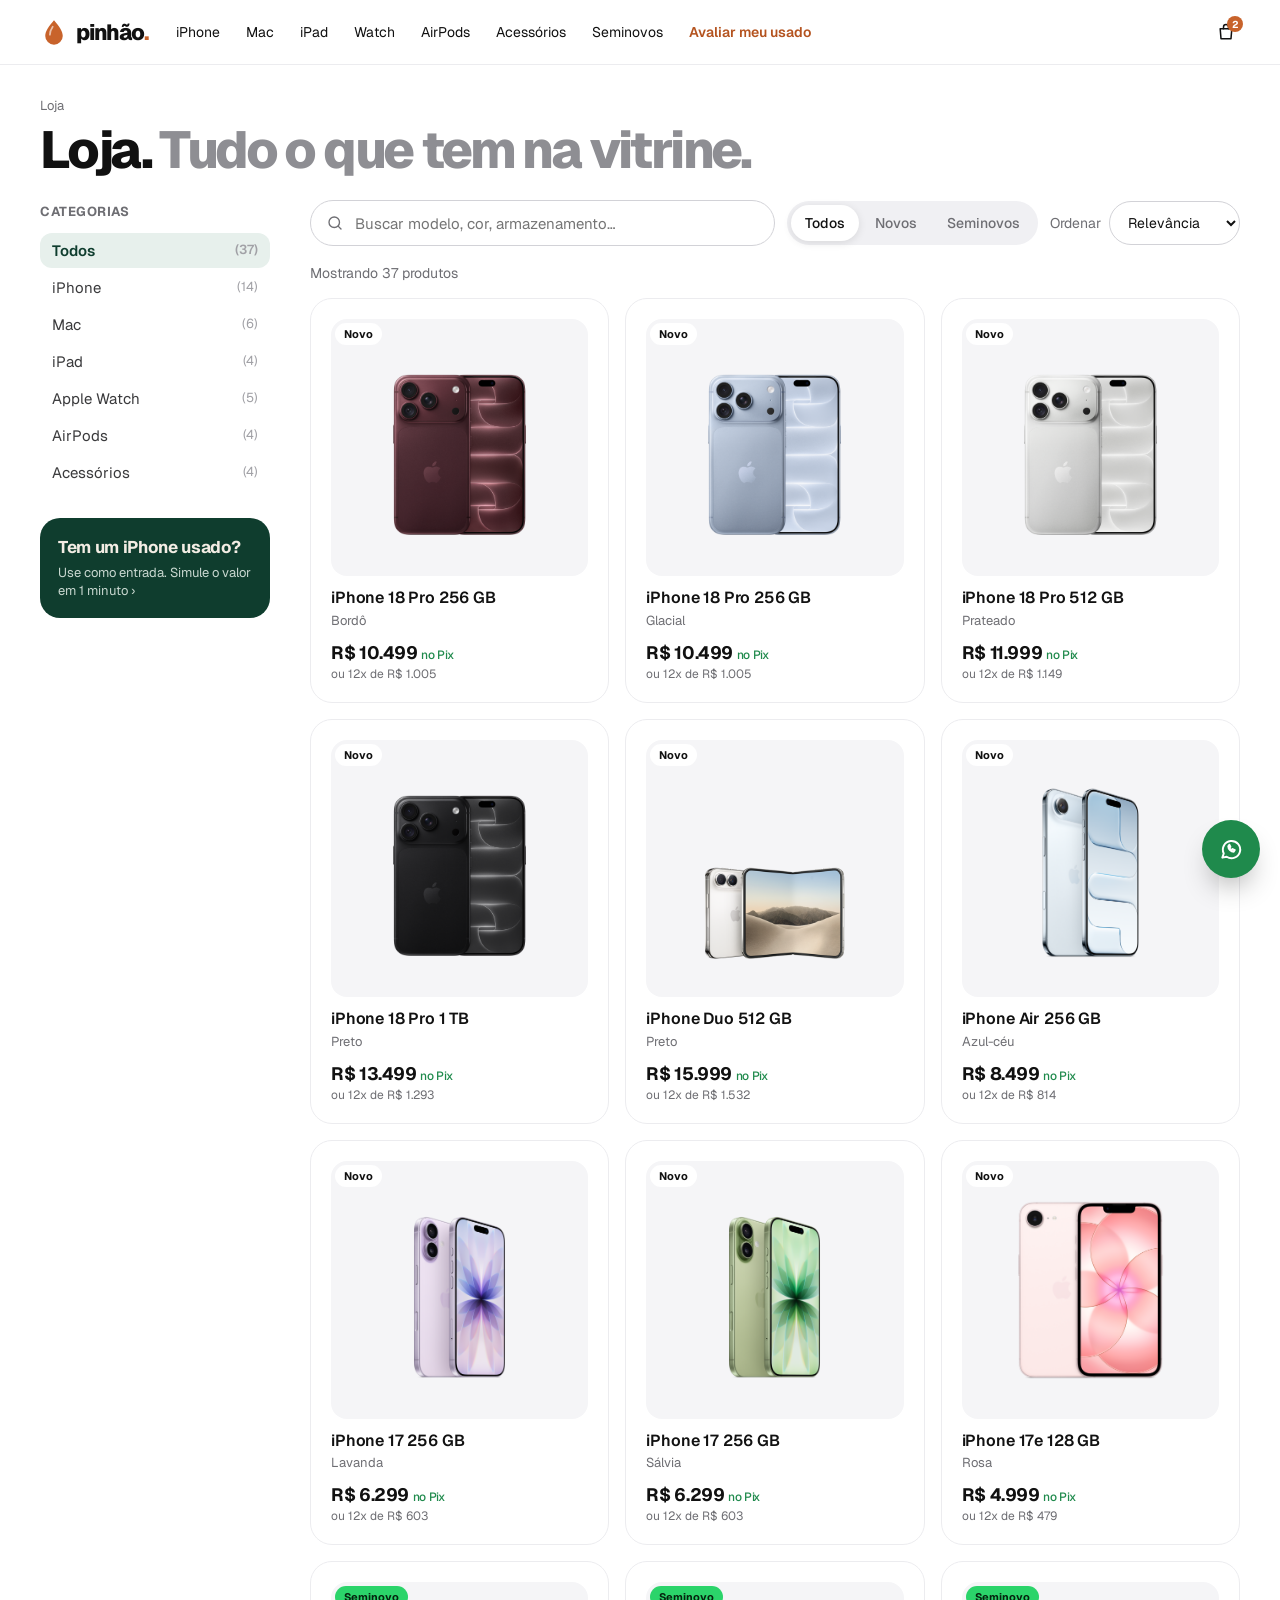
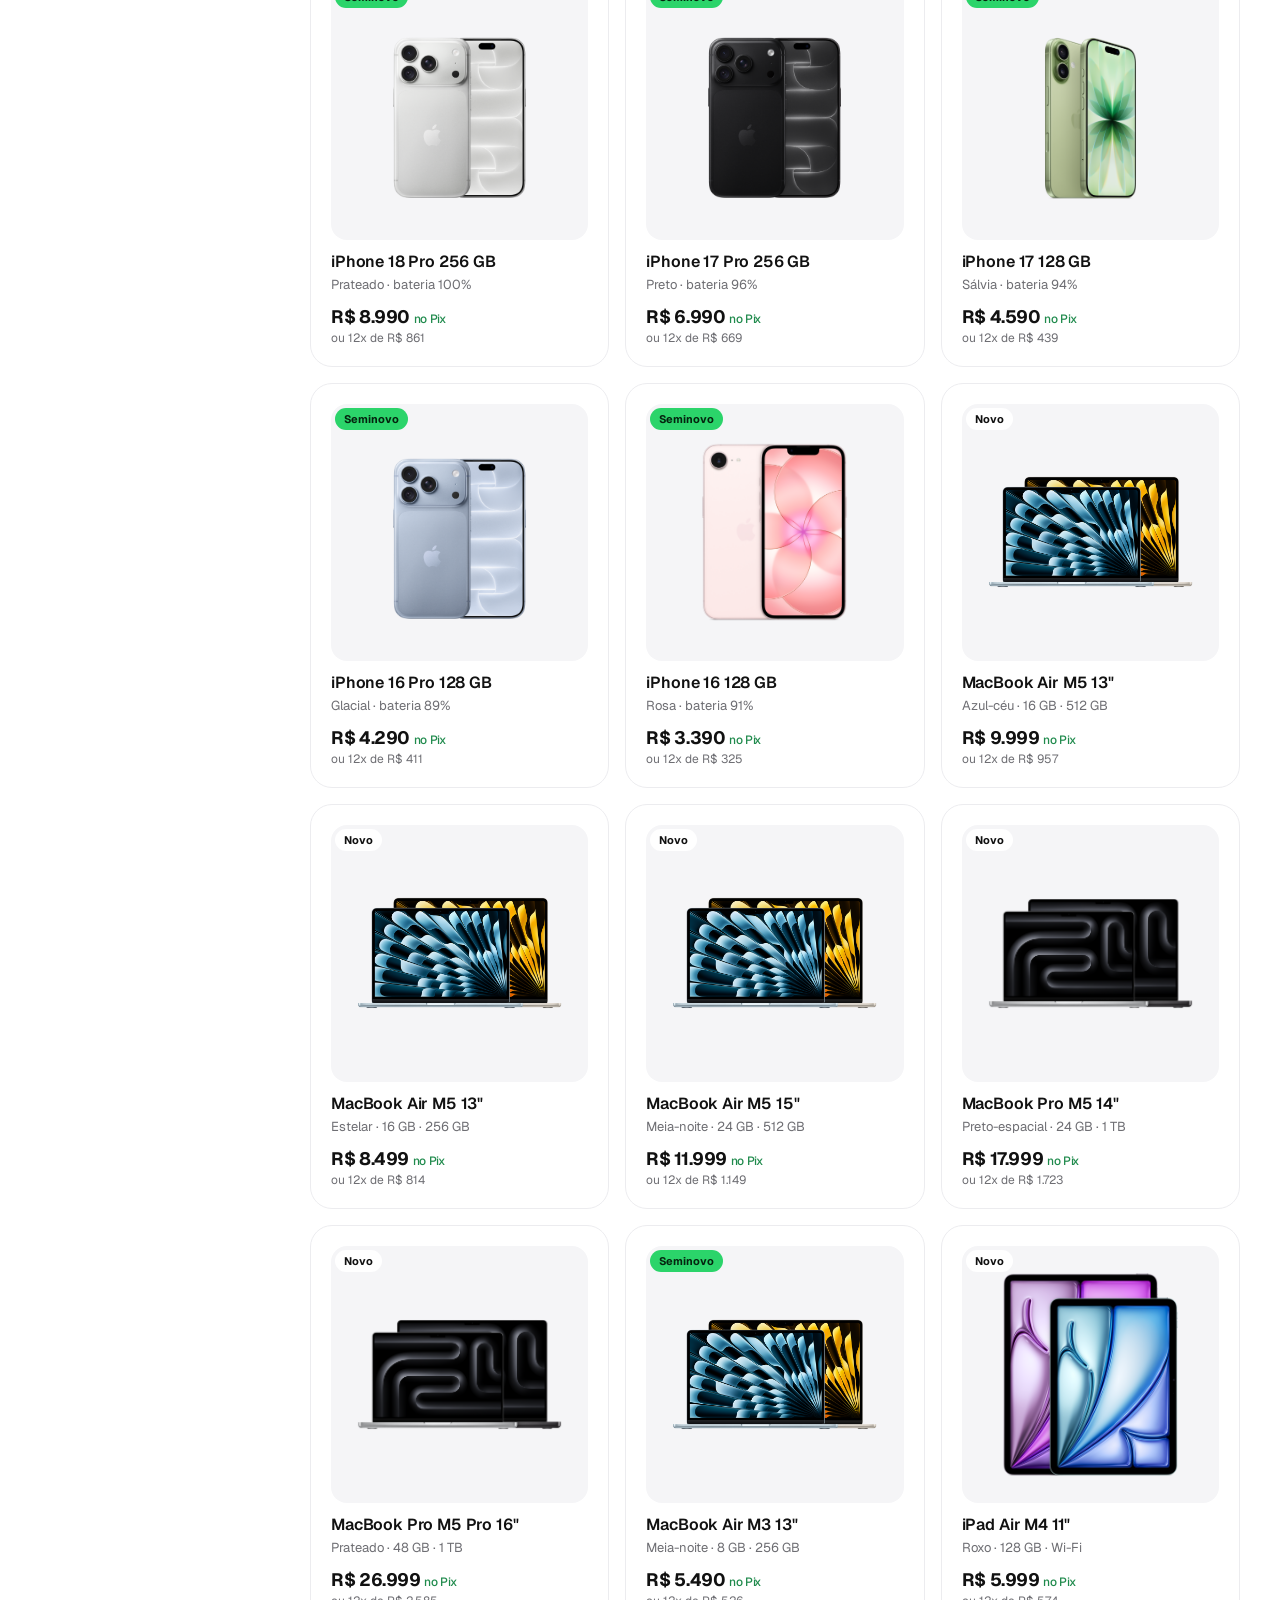
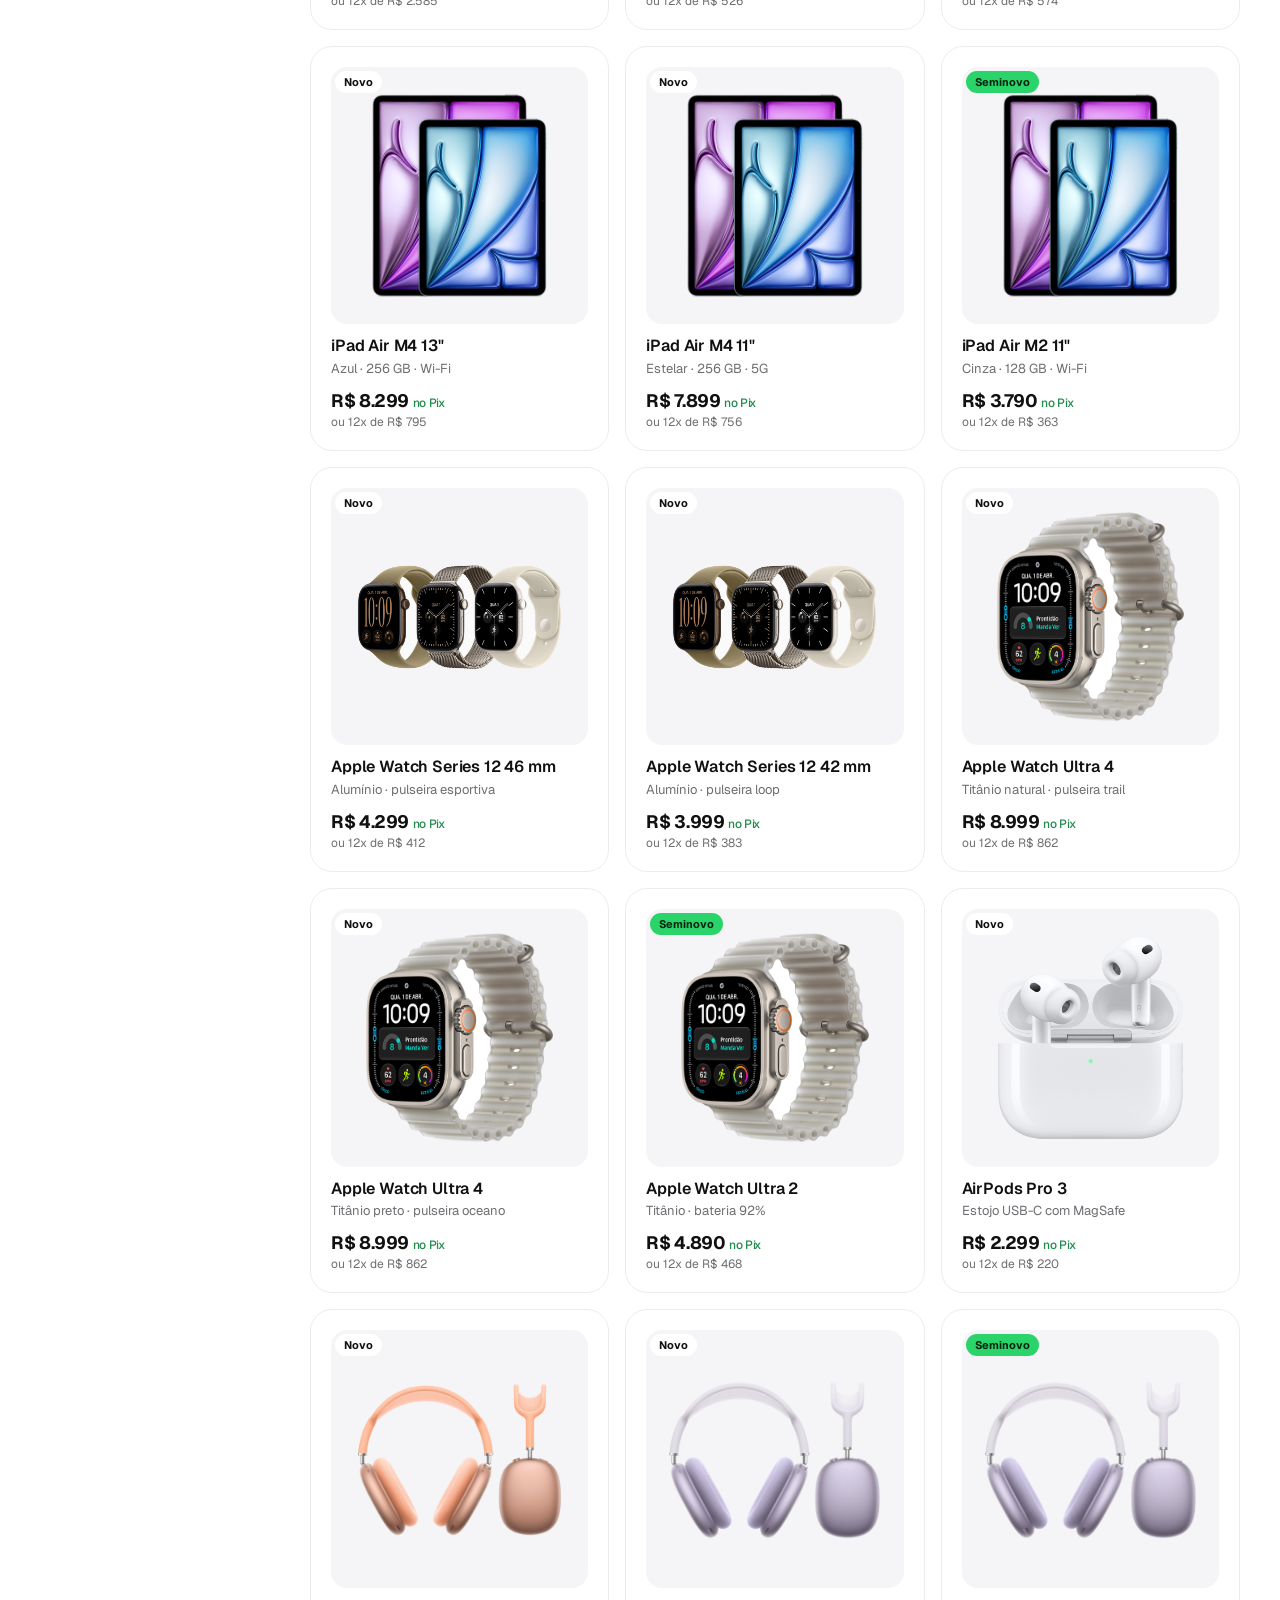
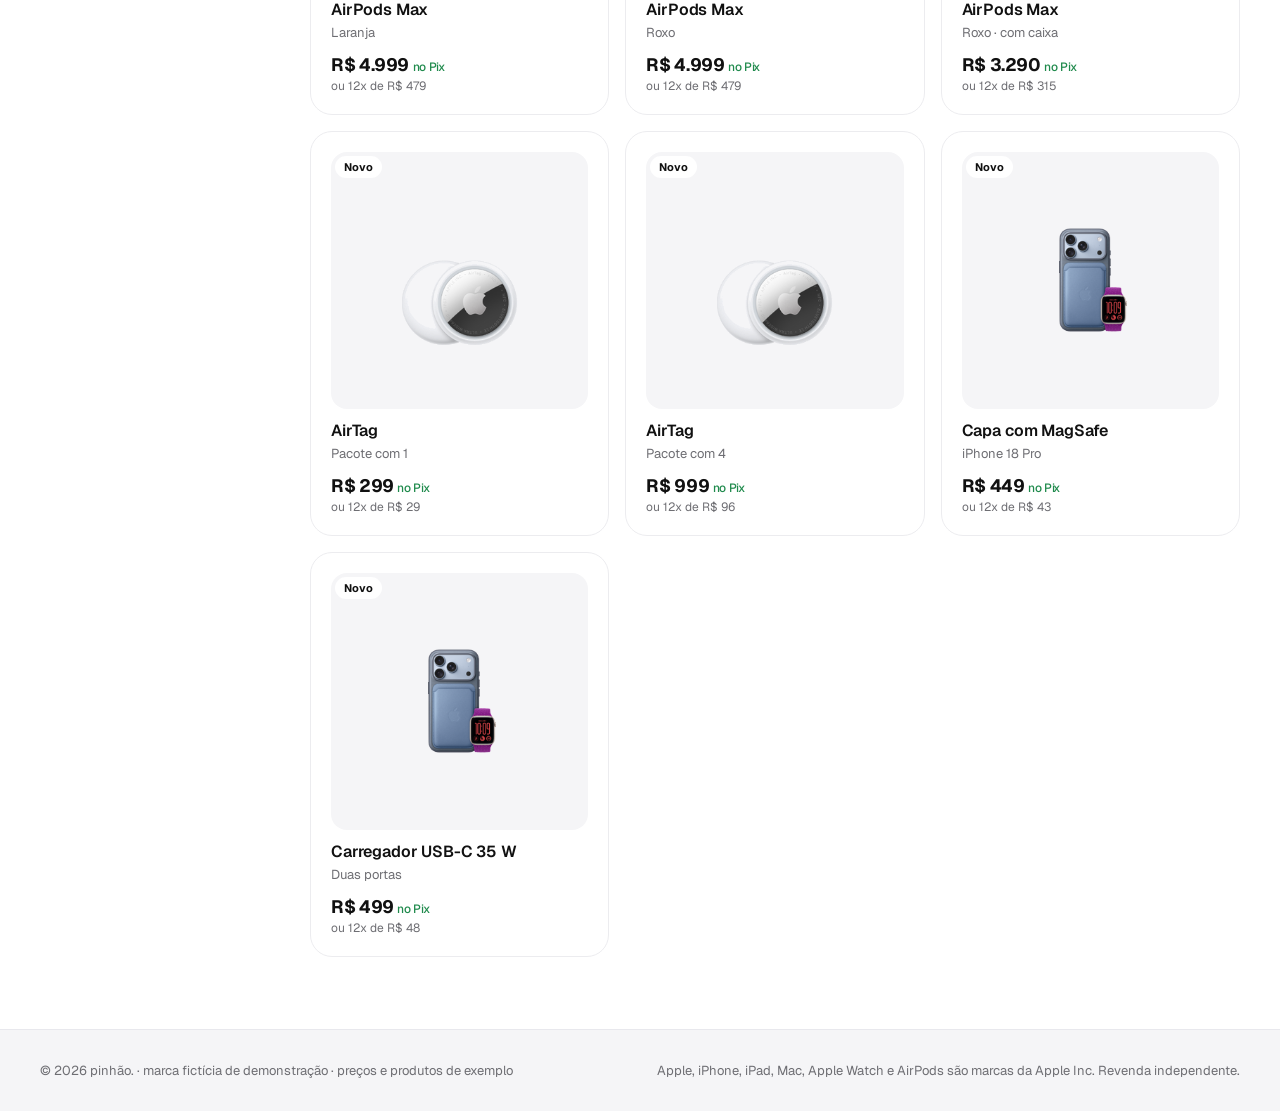
<file: site/loja.html>
<!doctype html>
<html lang="pt-BR">
<head>
<meta charset="utf-8">
<meta name="viewport" content="width=device-width, initial-scale=1, viewport-fit=cover">
<title>Loja — pinhão.</title>
<meta name="description" content="iPhone, Mac, iPad, Watch e AirPods novos e seminovos no Batel, Curitiba.">
<meta name="theme-color" content="#0F3D2E">
<link rel="icon" href="data:image/svg+xml,%3Csvg xmlns='http://www.w3.org/2000/svg' viewBox='0 0 32 32'%3E%3Cpath d='M16 2.5c5.8 6.6 10 12.6 10 18a10 10 0 0 1-20 0c0-5.4 4.2-11.4 10-18z' fill='%23C8632B'/%3E%3C/svg%3E">
<link rel="preconnect" href="https://fonts.googleapis.com">
<link rel="preconnect" href="https://fonts.gstatic.com" crossorigin>
<link href="https://fonts.googleapis.com/css2?family=Geist:wght@400;500;600;700;800;900&family=Geist+Mono:wght@400;500&display=swap" rel="stylesheet">
<link rel="stylesheet" href="css/styles.css?v=3">
</head>
<body class="has-tabbar">

<header style="position: sticky; top: 0; z-index: 30; background: rgba(255,255,255,0.86); backdrop-filter: saturate(180%) blur(20px); -webkit-backdrop-filter: saturate(180%) blur(20px); border-bottom: 1px solid #ECECEF">
<div style="max-width: 1240px; margin: 0 auto; padding: 0 12px 0 20px; height: 64px; display: flex; align-items: center; gap: 28px">
<a href="index.html" aria-label="pinhão. página inicial" style="display: flex; align-items: center; gap: 8px; color: #111111; text-decoration: none; flex: 0 0 auto">
<svg width="28" height="28" viewBox="0 0 32 32" aria-hidden="true"><path d="M16 2.5c5.8 6.6 10 12.6 10 18a10 10 0 0 1-20 0c0-5.4 4.2-11.4 10-18z" fill="#C8632B"></path><path d="M14.5 10c-2 3-3.2 6-3.2 9" fill="none" stroke="#FFFFFF" stroke-opacity="0.6" stroke-width="2" stroke-linecap="round"></path></svg>
<span style="font-size: 22px; font-weight: 800; letter-spacing: -0.055em">pinhão<span style="color: #C8632B">.</span></span>
</a>
<nav class="rail topnav" aria-label="Categorias" style="display: flex; gap: 26px; overflow-x: auto; flex: 1 1 auto; min-width: 0; font-size: 14px; white-space: nowrap">
<a href="loja.html?cat=iphone" data-cat="iphone" data-cond="todos" style="color: #111111; text-decoration: none">iPhone</a>
<a href="loja.html?cat=mac" data-cat="mac" data-cond="todos" style="color: #111111; text-decoration: none">Mac</a>
<a href="loja.html?cat=ipad" data-cat="ipad" data-cond="todos" style="color: #111111; text-decoration: none">iPad</a>
<a href="loja.html?cat=watch" data-cat="watch" data-cond="todos" style="color: #111111; text-decoration: none">Watch</a>
<a href="loja.html?cat=airpods" data-cat="airpods" data-cond="todos" style="color: #111111; text-decoration: none">AirPods</a>
<a href="loja.html?cat=acessorios" data-cat="acessorios" data-cond="todos" style="color: #111111; text-decoration: none">Acessórios</a>
<a href="loja.html?cond=semi" data-cat="todos" data-cond="semi" style="color: #111111; text-decoration: none">Seminovos</a>
<a href="avaliar.html" style="color: #B4531F; text-decoration: none; font-weight: 600">Avaliar meu usado</a>
</nav>
<div style="display: flex; gap: 2px; flex: 0 0 auto; margin-left: auto">
<button aria-label="Sacola, 2 itens" style="position: relative; width: 44px; height: 44px; border: 0; border-radius: 999px; background: transparent; color: #111111; display: grid; place-items: center"><svg width="20" height="20" viewBox="0 0 24 24" fill="none" stroke="currentColor" stroke-width="1.8" stroke-linecap="round" stroke-linejoin="round"><path d="M5 8h14l-1 12H6L5 8z"></path><path d="M9 8V6a3 3 0 0 1 6 0v2"></path></svg><span style="position: absolute; top: 6px; right: 5px; min-width: 16px; height: 16px; border-radius: 999px; background: #C8632B; color: #FFFFFF; font-size: 10px; font-weight: 700; display: grid; place-items: center">2</span></button>
</div>
</div>
</header>

<main style="max-width: 1240px; margin: 0 auto; padding: 32px 20px 72px">

<div style="display: flex; flex-direction: column; gap: 10px; margin-bottom: 24px">
<span id="crumb" style="font-size: 13px; color: #6E6E73">Loja</span>
<h1 id="title" style="margin: 0; font-size: clamp(32px, 4.4vw, 52px); line-height: 1; letter-spacing: -0.05em; font-weight: 800">Loja.</h1>
</div>

<div class="rail shop-chips" id="chips" style="display: flex; gap: 8px; overflow-x: auto; padding: 2px 0 14px"></div>

<div class="shop">
<aside class="shop-side" aria-label="Categorias">
<strong style="font-size: 13px; letter-spacing: 0.04em; color: #6E6E73">CATEGORIAS</strong>
<nav id="side" style="display: flex; flex-direction: column; gap: 2px; margin-top: 12px"></nav>
<a href="avaliar.html" style="margin-top: 28px; display: flex; flex-direction: column; gap: 6px; padding: 18px; border-radius: 20px; background: #0F3D2E; color: #F3EDE4; text-decoration: none">
<strong style="font-size: 17px; letter-spacing: -0.02em">Tem um iPhone usado?</strong>
<span style="font-size: 13px; color: #C9D8D0; line-height: 1.4">Use como entrada. Simule o valor em 1 minuto ›</span>
</a>
</aside>

<section style="min-width: 0">
<div style="display: flex; flex-wrap: wrap; gap: 12px; align-items: center; margin-bottom: 18px">
<label style="flex: 1 1 260px; position: relative; display: block">
<span class="sr">Buscar produtos</span>
<svg width="18" height="18" viewBox="0 0 24 24" fill="none" stroke="#6E6E73" stroke-width="1.8" stroke-linecap="round" style="position: absolute; left: 16px; top: 50%; transform: translateY(-50%)"><circle cx="11" cy="11" r="7"></circle><path d="M20 20l-3.5-3.5"></path></svg>
<input id="q" type="search" placeholder="Buscar modelo, cor, armazenamento…" style="width: 100%; height: 46px; border-radius: 999px; border: 1px solid #D2D2D7; background: #FFFFFF; padding: 0 18px 0 44px; font-size: 15px">
</label>
<div id="cond" role="radiogroup" aria-label="Condição" style="display: flex; gap: 2px; padding: 4px; border-radius: 999px; background: #F0F0F3"></div>
<label style="display: flex; align-items: center; gap: 8px; font-size: 14px; color: #6E6E73">Ordenar
<select id="sort" style="height: 44px; border-radius: 999px; border: 1px solid #D2D2D7; background: #FFFFFF; padding: 0 14px; font-size: 14px; color: #111111">
<option value="relevancia">Relevância</option>
<option value="menor">Menor preço</option>
<option value="maior">Maior preço</option>
</select>
</label>
</div>
<p id="result" style="margin: 0 0 16px; font-size: 14px; color: #6E6E73">Mostrando 0 produtos</p>
<div id="grid" class="shop-grid"></div>
</section>
</div>

</main>

<footer style="background: #F5F5F7; border-top: 1px solid #E8E8ED">
<div style="max-width: 1240px; margin: 0 auto; padding: 32px 20px; display: flex; flex-wrap: wrap; justify-content: space-between; gap: 12px; font-size: 13px; color: #6E6E73">
<span>© 2026 pinhão. · marca fictícia de demonstração · preços e produtos de exemplo</span>
<span>Apple, iPhone, iPad, Mac, Apple Watch e AirPods são marcas da Apple Inc. Revenda independente.</span>
</div>
</footer>

<a href="#" class="wa" aria-label="Falar no WhatsApp" style="position: fixed; right: 20px; bottom: 22px; z-index: 40; width: 58px; height: 58px; border-radius: 50%; background: #1F8A4C; color: #FFFFFF; display: grid; place-items: center; box-shadow: 0 16px 30px -12px rgba(0,0,0,0.45)"><svg width="26" height="26" viewBox="0 0 24 24" fill="none" stroke="currentColor" stroke-width="1.8" stroke-linecap="round" stroke-linejoin="round"><path d="M4 20l1.3-3.9A8 8 0 1 1 8 19.2L4 20z"></path><path d="M9.5 9.5c0 2.5 2.5 5 5 5l1-1.5-2-1-1 1c-.8-.4-1.6-1.2-2-2l1-1-1-2-1 1.5z"></path></svg></a>

<nav class="tabbar" aria-label="Navegação principal">
<a href="index.html"><svg width="24" height="24" viewBox="0 0 24 24" fill="none" stroke="currentColor" stroke-width="1.8" stroke-linecap="round" stroke-linejoin="round"><path d="M4 10l8-6 8 6v10H4z"></path><path d="M10 20v-6h4v6"></path></svg>Início</a>
<a href="loja.html" class="on"><svg width="24" height="24" viewBox="0 0 24 24" fill="none" stroke="currentColor" stroke-width="1.8" stroke-linecap="round" stroke-linejoin="round"><path d="M4 4h7v7H4zM13 4h7v7h-7zM4 13h7v7H4zM13 13h7v7h-7z"></path></svg>Loja</a>
<a href="avaliar.html"><svg width="24" height="24" viewBox="0 0 24 24" fill="none" stroke="currentColor" stroke-width="1.8" stroke-linecap="round" stroke-linejoin="round"><path d="M20 12a8 8 0 1 1-2.34-5.66M20 4v4h-4"></path></svg>Avaliar usado</a>
<a href="#"><svg width="24" height="24" viewBox="0 0 24 24" fill="none" stroke="currentColor" stroke-width="1.8" stroke-linecap="round" stroke-linejoin="round"><path d="M5 8h14l-1 12H6L5 8z"></path><path d="M9 8V6a3 3 0 0 1 6 0v2"></path></svg>Sacola</a>
</nav>

<script src="js/common.js"></script>
<script src="js/loja.js"></script>
</body>
</html>
</file>
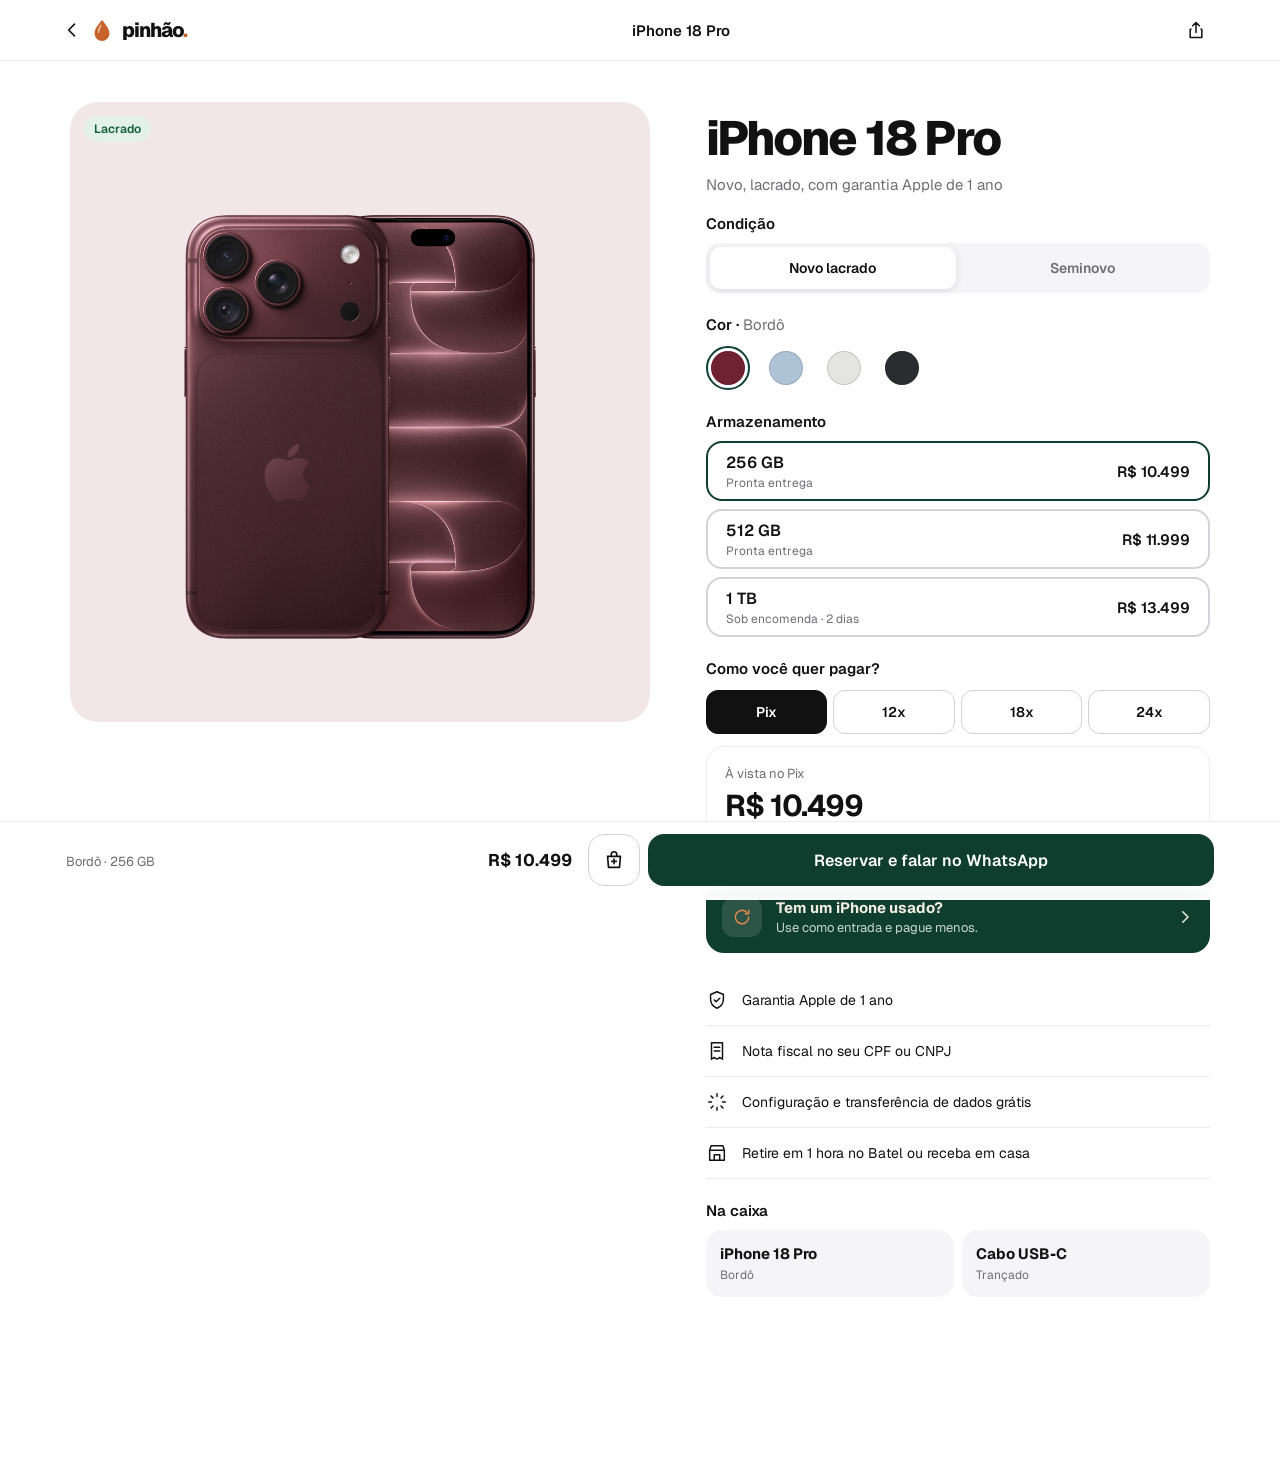
<file: site/produto.html>
<!doctype html>
<html lang="pt-BR">
<head>
<meta charset="utf-8">
<meta name="viewport" content="width=device-width, initial-scale=1, viewport-fit=cover">
<title>iPhone 18 Pro — pinhão.</title>
<meta name="theme-color" content="#0F3D2E">
<link rel="icon" href="data:image/svg+xml,%3Csvg xmlns='http://www.w3.org/2000/svg' viewBox='0 0 32 32'%3E%3Cpath d='M16 2.5c5.8 6.6 10 12.6 10 18a10 10 0 0 1-20 0c0-5.4 4.2-11.4 10-18z' fill='%23C8632B'/%3E%3C/svg%3E">
<link rel="preconnect" href="https://fonts.googleapis.com">
<link rel="preconnect" href="https://fonts.gstatic.com" crossorigin>
<link href="https://fonts.googleapis.com/css2?family=Geist:wght@400;500;600;700;800;900&family=Geist+Mono:wght@400;500&display=swap" rel="stylesheet">
<link rel="stylesheet" href="css/styles.css?v=3">
</head>
<body style="padding-bottom: 150px">

<header style="position: sticky; top: 0; z-index: 30; background: rgba(255,255,255,0.9); backdrop-filter: blur(18px); -webkit-backdrop-filter: blur(18px); border-bottom: 1px solid #ECECEF">
<div style="max-width: 1180px; margin: 0 auto; padding: 8px 12px; height: 60px; display: flex; align-items: center; justify-content: space-between; gap: 12px">
<a href="index.html" aria-label="Voltar para o início" style="display: flex; align-items: center; gap: 8px; color: #111111; text-decoration: none">
<svg width="20" height="20" viewBox="0 0 24 24" fill="none" stroke="currentColor" stroke-width="2" stroke-linecap="round" stroke-linejoin="round"><path d="M15 5l-7 7 7 7"></path></svg>
<svg width="24" height="24" viewBox="0 0 32 32" aria-hidden="true"><path d="M16 2.5c5.8 6.6 10 12.6 10 18a10 10 0 0 1-20 0c0-5.4 4.2-11.4 10-18z" fill="#C8632B"></path><path d="M14.5 10c-2 3-3.2 6-3.2 9" fill="none" stroke="#FFFFFF" stroke-opacity="0.6" stroke-width="2" stroke-linecap="round"></path></svg>
<span style="font-size: 20px; font-weight: 800; letter-spacing: -0.055em">pinhão<span style="color: #C8632B">.</span></span>
</a>
<span style="font-size: 15px; font-weight: 600">iPhone 18 Pro</span>
<button id="share" aria-label="Compartilhar" style="width: 44px; height: 44px; border: 0; border-radius: 999px; background: transparent; color: #111111; display: grid; place-items: center"><svg width="20" height="20" viewBox="0 0 24 24" fill="none" stroke="currentColor" stroke-width="1.8" stroke-linecap="round" stroke-linejoin="round"><path d="M12 15V3M8 7l4-4 4 4"></path><path d="M6 11H5v10h14V11h-1"></path></svg></button>
</div>
</header>

<main class="pdp">

<div class="pdp-stage" style="padding-top: 12px">
<div class="stage" id="stage" style="border-radius: 28px; background: #F3E6E8; height: 420px; position: relative; overflow: hidden; transition: background-color 0.8s ease">
<div class="float" id="shots" style="position: absolute; inset: 34px 10px 40px"></div>
<span id="badge" style="position: absolute; top: 14px; left: 14px; font-size: 12px; font-weight: 600; padding: 5px 10px; border-radius: 999px; background: #E3F1E9; color: #0F5F3A">Lacrado</span>
</div>
</div>

<div style="display: flex; flex-direction: column">

<section style="padding: 22px 0 0; display: flex; flex-direction: column; gap: 6px">
<h1 style="margin: 0; font-size: clamp(32px, 4vw, 48px); letter-spacing: -0.045em; font-weight: 800">iPhone 18 Pro</h1>
<p id="subtitle" style="margin: 0; font-size: 15px; color: #6E6E73">Novo, lacrado, com garantia Apple de 1 ano</p>
</section>

<section style="padding: 20px 0 0; display: flex; flex-direction: column; gap: 10px">
<h2 style="margin: 0; font-size: 15px; font-weight: 600">Condição</h2>
<div id="conds" role="radiogroup" aria-label="Condição" style="display: grid; grid-template-columns: repeat(2, minmax(0, 1fr)); gap: 4px; padding: 4px; border-radius: 14px; background: #F5F5F7"></div>
</section>

<section style="padding: 22px 0 0; display: flex; flex-direction: column; gap: 12px">
<h2 style="margin: 0; font-size: 15px; font-weight: 600">Cor · <span id="colorName" style="font-weight: 400; color: #6E6E73">Bordô</span></h2>
<div id="colors" role="radiogroup" aria-label="Cor" style="display: flex; gap: 14px"></div>
</section>

<section style="padding: 22px 0 0; display: flex; flex-direction: column; gap: 10px">
<h2 style="margin: 0; font-size: 15px; font-weight: 600">Armazenamento</h2>
<div id="storages" role="radiogroup" aria-label="Armazenamento" style="display: flex; flex-direction: column; gap: 8px"></div>
</section>

<section id="laudo" hidden style="padding: 22px 0 0">
<div style="display: flex; flex-direction: column; gap: 16px; padding: 20px; border-radius: 22px; background: #F5F5F7">
<div style="display: flex; justify-content: space-between; align-items: center">
<strong style="font-size: 16px">Laudo do aparelho</strong>
<span style="font-size: 12px; font-weight: 700; padding: 5px 10px; border-radius: 999px; background: #E3F1E9; color: #0F5F3A">Grade A</span>
</div>
<div style="display: flex; flex-direction: column; gap: 8px">
<div style="display: flex; justify-content: space-between; font-size: 14px"><span>Saúde da bateria</span><strong style="font-family: 'Geist Mono', ui-monospace, monospace">98%</strong></div>
<div style="height: 8px; border-radius: 999px; background: #E0E0E5; overflow: hidden"><div style="width: 98%; height: 100%; background: #0F5F3A"></div></div>
</div>
<div style="display: grid; grid-template-columns: repeat(2, minmax(0, 1fr)); gap: 8px 12px; font-size: 13px">
<span style="display: flex; gap: 6px; align-items: center"><svg width="15" height="15" viewBox="0 0 24 24" fill="none" stroke="#0F5F3A" stroke-width="2.4" stroke-linecap="round" stroke-linejoin="round"><path d="M5 12l5 5 9-10"></path></svg>Face ID</span>
<span style="display: flex; gap: 6px; align-items: center"><svg width="15" height="15" viewBox="0 0 24 24" fill="none" stroke="#0F5F3A" stroke-width="2.4" stroke-linecap="round" stroke-linejoin="round"><path d="M5 12l5 5 9-10"></path></svg>Câmeras</span>
<span style="display: flex; gap: 6px; align-items: center"><svg width="15" height="15" viewBox="0 0 24 24" fill="none" stroke="#0F5F3A" stroke-width="2.4" stroke-linecap="round" stroke-linejoin="round"><path d="M5 12l5 5 9-10"></path></svg>Tela original</span>
<span style="display: flex; gap: 6px; align-items: center"><svg width="15" height="15" viewBox="0 0 24 24" fill="none" stroke="#0F5F3A" stroke-width="2.4" stroke-linecap="round" stroke-linejoin="round"><path d="M5 12l5 5 9-10"></path></svg>Nunca aberto</span>
</div>
<span style="font-size: 12px; color: #6E6E73">Fotos reais deste aparelho e garantia da loja de [90 dias].</span>
</div>
</section>

<section style="padding: 22px 0 0; display: flex; flex-direction: column; gap: 12px">
<h2 style="margin: 0; font-size: 15px; font-weight: 600">Como você quer pagar?</h2>
<div id="plans" role="radiogroup" aria-label="Forma de pagamento" style="display: grid; grid-template-columns: repeat(4, minmax(0, 1fr)); gap: 6px"></div>
<div style="display: flex; flex-direction: column; gap: 4px; padding: 18px; border-radius: 18px; border: 1px solid #ECECEF">
<span id="planCaption" style="font-size: 13px; color: #6E6E73">À vista no Pix</span>
<strong id="planValue" style="font-size: 30px; letter-spacing: -0.035em">R$ 10.499</strong>
<span id="planNote" style="font-size: 13px; color: #3A3A3C">Menor preço. Pagamento confirmado na hora.</span>
</div>
</section>

<section style="padding: 16px 0 0">
<a href="avaliar.html" style="display: flex; gap: 14px; align-items: center; padding: 16px; border-radius: 18px; background: #0F3D2E; color: #F3EDE4; text-decoration: none">
<span style="width: 40px; height: 40px; flex: 0 0 40px; border-radius: 12px; background: rgba(255,255,255,0.12); display: grid; place-items: center; color: #E08A50"><svg width="20" height="20" viewBox="0 0 24 24" fill="none" stroke="currentColor" stroke-width="1.8" stroke-linecap="round" stroke-linejoin="round"><path d="M20 12a8 8 0 1 1-2.34-5.66M20 4v4h-4"></path></svg></span>
<span style="display: flex; flex-direction: column; gap: 2px; flex: 1 1 auto"><strong style="font-size: 15px">Tem um iPhone usado?</strong><span style="font-size: 13px; color: #C9D8D0">Use como entrada e pague menos.</span></span>
<svg width="18" height="18" viewBox="0 0 24 24" fill="none" stroke="currentColor" stroke-width="2" stroke-linecap="round" stroke-linejoin="round"><path d="M9 5l7 7-7 7"></path></svg>
</a>
</section>

<section style="padding: 22px 0 0; display: flex; flex-direction: column">
<div style="display: flex; gap: 14px; align-items: center; padding: 14px 0; border-bottom: 1px solid #ECECEF; font-size: 14px"><svg width="22" height="22" viewBox="0 0 24 24" fill="none" stroke="#111111" stroke-width="1.6" stroke-linecap="round" stroke-linejoin="round"><path d="M12 3l7 3v5c0 4.5-3 8.5-7 10-4-1.5-7-5.5-7-10V6l7-3zM9 12l2 2 4-4"></path></svg><span id="warranty">Garantia Apple de 1 ano</span></div>
<div style="display: flex; gap: 14px; align-items: center; padding: 14px 0; border-bottom: 1px solid #ECECEF; font-size: 14px"><svg width="22" height="22" viewBox="0 0 24 24" fill="none" stroke="#111111" stroke-width="1.6" stroke-linecap="round" stroke-linejoin="round"><path d="M6 3h12v18l-3-2-3 2-3-2-3 2V3zM9 8h6M9 12h6"></path></svg><span>Nota fiscal no seu CPF ou CNPJ</span></div>
<div style="display: flex; gap: 14px; align-items: center; padding: 14px 0; border-bottom: 1px solid #ECECEF; font-size: 14px"><svg width="22" height="22" viewBox="0 0 24 24" fill="none" stroke="#111111" stroke-width="1.6" stroke-linecap="round" stroke-linejoin="round"><path d="M12 3v3M12 18v3M3 12h3M18 12h3M5.6 5.6l2.1 2.1M16.3 16.3l2.1 2.1M5.6 18.4l2.1-2.1M16.3 7.7l2.1-2.1"></path></svg><span>Configuração e transferência de dados grátis</span></div>
<div style="display: flex; gap: 14px; align-items: center; padding: 14px 0; border-bottom: 1px solid #ECECEF; font-size: 14px"><svg width="22" height="22" viewBox="0 0 24 24" fill="none" stroke="#111111" stroke-width="1.6" stroke-linecap="round" stroke-linejoin="round"><path d="M4 9l1.5-5h13L20 9M4 9h16v11H4zM9 20v-6h6v6"></path></svg><span>Retire em 1 hora no Batel ou receba em casa</span></div>
</section>

<section style="padding: 22px 0 28px; display: flex; flex-direction: column; gap: 10px">
<h2 style="margin: 0; font-size: 15px; font-weight: 600">Na caixa</h2>
<div style="display: grid; grid-template-columns: repeat(2, minmax(0, 1fr)); gap: 8px">
<div style="padding: 14px; border-radius: 16px; background: #F5F5F7; display: flex; flex-direction: column; gap: 4px"><strong style="font-size: 15px">iPhone 18 Pro</strong><span id="boxColor" style="font-size: 12px; color: #6E6E73">Bordô</span></div>
<div style="padding: 14px; border-radius: 16px; background: #F5F5F7; display: flex; flex-direction: column; gap: 4px"><strong style="font-size: 15px">Cabo USB‑C</strong><span style="font-size: 12px; color: #6E6E73">Trançado</span></div>
</div>
</section>

</div>
</main>

<div style="position: fixed; left: 0; right: 0; bottom: 0; z-index: 30; background: rgba(255,255,255,0.96); backdrop-filter: blur(18px); -webkit-backdrop-filter: blur(18px); border-top: 1px solid #ECECEF">
<div style="max-width: 1180px; margin: 0 auto; padding: 12px 16px calc(14px + env(safe-area-inset-bottom)); display: flex; flex-wrap: wrap; align-items: center; gap: 10px 16px">
<div style="flex: 1 1 200px; display: flex; justify-content: space-between; align-items: baseline; gap: 12px">
<span id="summary" style="font-size: 13px; color: #6E6E73">Bordô · 256 GB</span>
<strong id="barValue" style="font-size: 17px">R$ 10.499</strong>
</div>
<div style="flex: 1 1 320px; display: grid; grid-template-columns: 52px minmax(0, 1fr); gap: 8px">
<button aria-label="Adicionar à sacola" style="height: 52px; border-radius: 16px; border: 1px solid #D2D2D7; background: #FFFFFF; color: #111111; display: grid; place-items: center"><svg width="22" height="22" viewBox="0 0 24 24" fill="none" stroke="currentColor" stroke-width="1.8" stroke-linecap="round" stroke-linejoin="round"><path d="M5 8h14l-1 12H6L5 8z"></path><path d="M9 8V6a3 3 0 0 1 6 0v2"></path><path d="M12 11v5M9.5 13.5h5"></path></svg></button>
<a id="whats" href="#" target="_blank" rel="noopener" style="height: 52px; border-radius: 16px; background: #0F3D2E; color: #FFFFFF; font-size: 16px; font-weight: 600; text-decoration: none; display: flex; align-items: center; justify-content: center">Reservar e falar no WhatsApp</a>
</div>
</div>
</div>

<script src="js/common.js"></script>
<script src="js/produto.js"></script>
</body>
</html>
</file>
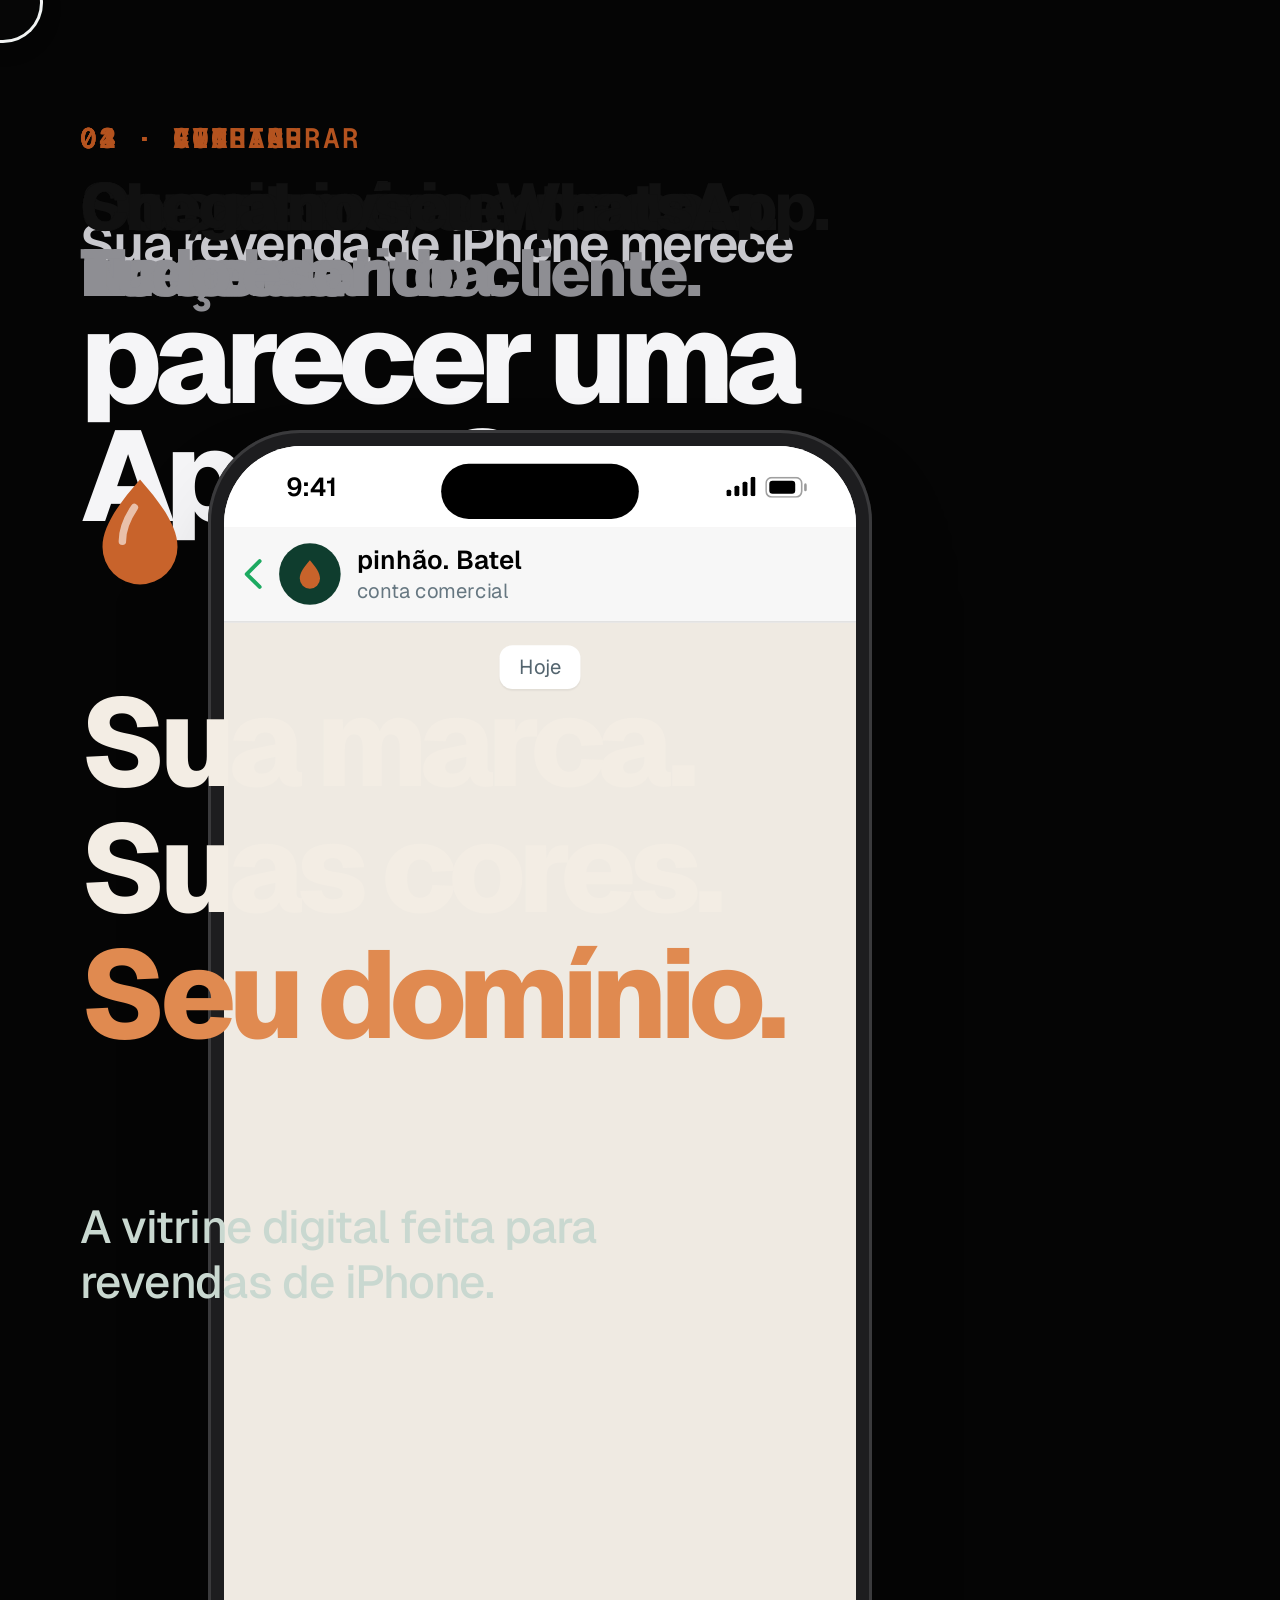
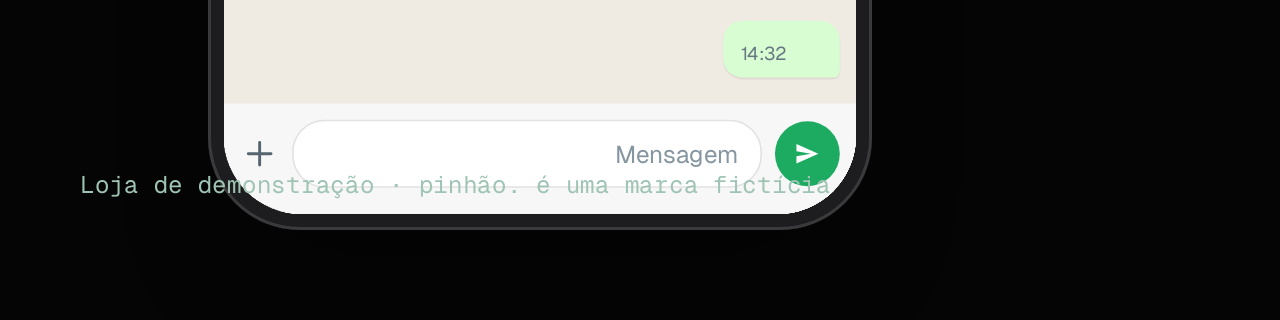
<file: site/brag-output/work/comp.html>
<!doctype html>
<html lang="pt-BR">
<head>
<meta charset="utf-8">
<title>brag — pinhão.</title>
<link href="https://fonts.googleapis.com/css2?family=Geist:wght@400;500;600;700;800;900&family=Geist+Mono:wght@400;500;600&display=swap" rel="stylesheet">
<style>
  html,body{margin:0;width:1080px;height:1920px;overflow:hidden;background:#050505}
  body{font-family:'Geist',system-ui,sans-serif;-webkit-font-smoothing:antialiased;position:relative}
  .abs{position:absolute}
  #bg{inset:0;background:#050505}
  /* gancho */
  #hook{inset:0}
  #glow{left:540px;top:1180px;width:760px;height:760px;margin:-380px 0 0 -380px;border-radius:50%;filter:blur(150px)}
  .himg{left:90px;top:760px;width:900px;height:853px;object-fit:contain}
  #hookTxt{left:80px;right:80px;top:210px;color:#F5F5F7}
  #hookA{font-size:52px;font-weight:600;color:#C7C7CC;letter-spacing:-0.03em}
  #hookB{font-size:128px;line-height:0.92;font-weight:800;letter-spacing:-0.06em;margin-top:22px}
  /* legendas */
  #cap{left:80px;right:80px;top:120px;height:270px}
  .cap{position:absolute;left:0;right:0;top:0}
  .lab{font-family:'Geist Mono',monospace;font-size:28px;font-weight:600;color:#B4531F;letter-spacing:0.06em}
  .hd{margin-top:18px;font-size:66px;line-height:1.0;font-weight:800;letter-spacing:-0.05em;color:#111}
  .hd span{color:#8E8E93}
  /* celular */
  #phone{left:208px;top:430px;width:664px;height:1400px;border-radius:92px;background:#1D1D1F;box-shadow:0 60px 120px -40px rgba(0,0,0,.45),0 0 0 3px #3A3A3C inset}
  #screen{position:absolute;left:16px;top:16px;width:632px;height:1368px;border-radius:78px;overflow:hidden;background:#FFF}
  #scaler{position:absolute;left:0;top:0;width:390px;height:844px;transform-origin:0 0;transform:scale(1.6205)}
  #status{position:absolute;left:0;top:0;width:390px;height:50px;background:#FFF;z-index:5;display:flex;align-items:center;justify-content:space-between;padding:0 30px 0 38px;box-sizing:border-box;font-size:16px;font-weight:600}
  #island{position:absolute;left:50%;top:11px;width:122px;height:34px;margin-left:-61px;border-radius:20px;background:#000}
  .scr{position:absolute;left:0;top:50px;width:390px;height:794px;border:0;background:#FFF}
  /* whatsapp */
  #wa{background:#EFEAE2;font-family:'Geist',system-ui,sans-serif;display:flex;flex-direction:column;overflow:hidden}
  #waHead{height:58px;background:#F7F7F7;border-bottom:1px solid #E2E2E2;display:flex;align-items:center;gap:10px;padding:0 12px}
  #waBody{flex:1;position:relative}
  #waBar{height:62px;background:#F7F7F7;display:flex;align-items:center;gap:8px;padding:0 10px 6px}
  #waInput{flex:1;height:40px;border-radius:20px;background:#FFF;border:1px solid #E2E2E2;display:flex;align-items:center;justify-content:flex-end;overflow:hidden;white-space:nowrap;padding:0 14px;font-size:15px;color:#111}
  #waSend{width:40px;height:40px;border-radius:50%;background:#1DAA61;display:grid;place-items:center}
  #bubble{position:absolute;right:10px;bottom:16px;max-width:300px;background:#D9FDD3;border-radius:12px 12px 4px 12px;padding:9px 11px 7px;font-size:15.5px;line-height:1.38;color:#111;box-shadow:0 1px 1px rgba(0,0,0,.08);transform-origin:100% 100%}
  #bubMeta{display:flex;justify-content:flex-end;gap:4px;align-items:center;font-size:11.5px;color:#667781;margin-top:3px}
  #pill{position:absolute;left:50%;top:14px;transform:translateX(-50%);background:#FFF;border-radius:8px;padding:5px 12px;font-size:12.5px;color:#54656F;box-shadow:0 1px 1px rgba(0,0,0,.06)}
  /* toque */
  #touch{width:74px;height:74px;margin:-37px 0 0 -37px;border-radius:50%;background:rgba(17,17,17,.22);border:3px solid rgba(255,255,255,.95);box-shadow:0 6px 18px rgba(0,0,0,.25);z-index:20;pointer-events:none}
  #ring{width:74px;height:74px;margin:-37px 0 0 -37px;border-radius:50%;border:3px solid rgba(15,61,46,.55);z-index:19}
  /* final */
  #outro{inset:0;color:#F3EDE4}
  #oDrop{left:80px;top:470px}
  .oL{position:absolute;left:80px;font-size:124px;line-height:1;font-weight:800;letter-spacing:-0.06em}
  #oSub{left:80px;right:80px;top:1200px;font-size:46px;line-height:1.2;font-weight:500;color:#C9D8D0;letter-spacing:-0.02em}
  #oFoot{left:80px;right:80px;bottom:120px;font-family:'Geist Mono',monospace;font-size:24px;color:#9FC4B4;letter-spacing:0.03em}
</style>
</head>
<body>
<div id="bg" class="abs"></div>

<div id="hook" class="abs">
  <div id="glow" class="abs"></div>
  <img id="h1" class="abs himg" src="../../assets/18pro-burgundy.png">
  <img id="h2" class="abs himg" src="../../assets/18pro-glacier.png">
  <div id="hookTxt" class="abs">
    <div id="hookA">Sua revenda de iPhone merece</div>
    <div id="hookB"><span id="hb1" style="display:block">parecer uma</span><span id="hb2" style="display:block">Apple Store<span style="color:#C8632B">.</span></span></div>
  </div>
</div>

<div id="cap" class="abs">
  <div class="cap" id="c1"><div class="lab">01 · VITRINE</div><div class="hd">Sua vitrine,<br><span>no celular do cliente.</span></div></div>
  <div class="cap" id="c2"><div class="lab">02 · CONFIGURAR</div><div class="hd">Cor, memória e parcela.<br><span>Preço na hora.</span></div></div>
  <div class="cap" id="c3"><div class="lab">03 · AVALIAR</div><div class="hd">O usado vira entrada.<br><span>Na hora.</span></div></div>
  <div class="cap" id="c4"><div class="lab">04 · FECHAR</div><div class="hd">Chega no seu WhatsApp.<br><span>Tudo escrito.</span></div></div>
</div>

<div id="phone" class="abs">
  <div id="screen">
    <div id="scaler">
      <div id="status"><span>9:41</span><div id="island"></div>
        <span style="display:flex;gap:6px;align-items:center">
          <svg width="18" height="12" viewBox="0 0 18 12"><rect x="0" y="8" width="3" height="4" rx="1"/><rect x="5" y="5.5" width="3" height="6.5" rx="1"/><rect x="10" y="3" width="3" height="9" rx="1"/><rect x="15" y="0" width="3" height="12" rx="1"/></svg>
          <svg width="26" height="13" viewBox="0 0 26 13"><rect x="0.5" y="0.5" width="22" height="12" rx="3.5" fill="none" stroke="#111" opacity=".4"/><rect x="2.5" y="2.5" width="16" height="8" rx="2"/><rect x="24" y="4" width="1.6" height="5" rx="1" opacity=".4"/></svg>
        </span>
      </div>
      <iframe id="fHome" class="scr" src="../../index.html"></iframe>
      <iframe id="fProd" class="scr" src="../../produto.html"></iframe>
      <iframe id="fAval" class="scr" src="../../avaliar.html"></iframe>
      <div id="wa" class="scr">
        <div id="waHead">
          <svg width="12" height="20" viewBox="0 0 12 20" fill="none" stroke="#1DAA61" stroke-width="2.4" stroke-linecap="round" stroke-linejoin="round"><path d="M10 2L2 10l8 8"/></svg>
          <div style="width:38px;height:38px;border-radius:50%;background:#0F3D2E;display:grid;place-items:center"><svg width="20" height="20" viewBox="0 0 32 32"><path d="M16 2.5c5.8 6.6 10 12.6 10 18a10 10 0 0 1-20 0c0-5.4 4.2-11.4 10-18z" fill="#C8632B"/></svg></div>
          <div style="display:flex;flex-direction:column;flex:1"><strong style="font-size:16px;font-weight:600">pinhão. Batel</strong><span style="font-size:12.5px;color:#667781">conta comercial</span></div>
        </div>
        <div id="waBody">
          <div id="pill">Hoje</div>
          <div id="bubble"><div id="bubTxt"></div><div id="bubMeta"><span>14:32</span>
            <svg id="ticks" width="18" height="11" viewBox="0 0 18 11" fill="none" stroke-width="1.6" stroke-linecap="round" stroke-linejoin="round"><path d="M1 6l3 3 6-7"/><path d="M7 8.5l1 .5 6-7"/></svg></div></div>
        </div>
        <div id="waBar">
          <svg width="24" height="24" viewBox="0 0 24 24" fill="none" stroke="#54656F" stroke-width="1.8" stroke-linecap="round"><path d="M12 5v14M5 12h14"/></svg>
          <div id="waInput"><span id="waTyped" style="color:#8696A0">Mensagem</span></div>
          <div id="waSend"><svg width="18" height="18" viewBox="0 0 24 24" fill="#FFF"><path d="M3 20l18-8L3 4v6l12 2-12 2z"/></svg></div>
        </div>
      </div>
    </div>
  </div>
</div>

<div id="ring" class="abs"></div>
<div id="touch" class="abs"></div>

<div id="outro" class="abs">
  <svg id="oDrop" class="abs" width="120" height="120" viewBox="0 0 32 32"><path d="M16 2.5c5.8 6.6 10 12.6 10 18a10 10 0 0 1-20 0c0-5.4 4.2-11.4 10-18z" fill="#C8632B"/><path d="M14.5 10c-2 3-3.2 6-3.2 9" fill="none" stroke="#FFFFFF" stroke-opacity="0.6" stroke-width="2" stroke-linecap="round"/></svg>
  <div class="oL" id="o1" style="top:680px">Sua marca.</div>
  <div class="oL" id="o2" style="top:806px">Suas cores.</div>
  <div class="oL" id="o3" style="top:932px;color:#E08A50">Seu domínio.</div>
  <div id="oSub" class="abs">A vitrine digital feita para<br>revendas de iPhone.</div>
  <div id="oFoot" class="abs">Loja de demonstração · pinhão. é uma marca fictícia</div>
</div>

<script>
const $ = (s) => document.querySelector(s);
const clamp = (x, a = 0, b = 1) => Math.min(b, Math.max(a, x));
const ramp = (t, a, b) => clamp((t - a) / (b - a));
const eo = (x) => 1 - Math.pow(1 - x, 3);            // ease out cubic
const eio = (x) => x < .5 ? 4 * x * x * x : 1 - Math.pow(-2 * x + 2, 3) / 2;
const lerp = (a, b, x) => a + (b - a) * x;
const mix = (c1, c2, x) => { const p = (c) => [1, 3, 5].map((i) => parseInt(c.slice(i, i + 2), 16)); const A = p(c1), B = p(c2); return `rgb(${A.map((v, i) => Math.round(lerp(v, B[i], x))).join(',')})`; };
const S = 1.6205, SX = 208 + 16, SY = 430 + 16;       // tela do celular na composição

const F = { home: $('#fHome'), prod: $('#fProd'), aval: $('#fAval') };
const D = (k) => F[k].contentDocument;
const W = (k) => F[k].contentWindow;
const q = (k, s, i = 0) => D(k).querySelectorAll(s)[i];

// ---------- linha do tempo (segundos) ----------
const T = {
  hookOut: 3.5, phoneIn: 3.75, cap1: 4.1, home2prod: 7.0, prod2aval: 11.7, aval2wa: 16.25, outro: 19.6, end: 23.0
};
const taps = [  // toques visíveis: [tempo do toque, página, seletor, índice]
  [8.0, 'prod', '#colors [role=radio]', 1],
  [9.55, 'prod', '#storages [role=radio]', 1],
  [10.35, 'prod', '#plans [role=radio]', 3],
  [12.35, 'aval', '#storages [role=radio]', 1],
  [13.05, 'aval', '#bats [role=radio]', 1],
  [15.85, 'aval', '#whats', 0, true]   // só o gesto, sem navegar
];
const events = [
  [4.9, () => q('home', '#heroDots [role=radio]', 1).click()],
  ...taps.filter((x) => !x[4]).map(([t, k, s, i]) => [t, () => q(k, s, i).click()]),
  [15.85, () => { MSG = decodeURIComponent(q('aval', '#whats').href.split('text=')[1]); }]
];
let MSG = '';
let fired = 0;
const born = new WeakMap();

function scrollFor(k, t) {   // rolagem de cada página em função do tempo
  if (k === 'home') return lerp(0, 330, eio(ramp(t, 4.35, 5.6))) + lerp(0, 520, eio(ramp(t, 5.9, 6.9)));
  if (k === 'prod') return lerp(0, SCROLL.prod1, eio(ramp(t, 7.25, 7.8))) + lerp(0, SCROLL.prod - SCROLL.prod1, eio(ramp(t, 8.6, 9.2)));
  if (k === 'aval') return lerp(0, SCROLL.aval1, eio(ramp(t, 11.7, 11.7))) + lerp(0, SCROLL.aval2, eio(ramp(t, 13.5, 14.5)));
  return 0;
}
const SCROLL = { prod: 0, aval1: 0, aval2: 0 };

function syncAnims(k, birth) {
  const doc = k ? D(k) : document;
  for (const a of doc.getAnimations()) {
    if (a.timeline && a.timeline !== doc.timeline) continue;   // animações por rolagem seguem a rolagem
    if (!born.has(a)) born.set(a, birth);
    a.pause();
  }
}
function setAnims(k, t) {
  const doc = D(k);
  for (const a of doc.getAnimations()) {
    if (a.timeline && a.timeline !== doc.timeline) continue;
    if (!born.has(a)) born.set(a, t);
    a.pause();
    a.currentTime = Math.max(0, t - born.get(a)) * 1000;
  }
}

function rectOf(k, s, i) {   // posição do elemento na composição
  const r = q(k, s, i).getBoundingClientRect();
  return { x: SX + r.left * S + r.width * S / 2, y: SY + (50 + r.top) * S + r.height * S / 2 };
}

window.prepare = async () => {
  await Promise.all(Object.values(F).map((f) => new Promise((res) => f.contentDocument && f.contentDocument.readyState === 'complete' ? res() : f.addEventListener('load', res))));
  for (const k in F) {
    D(k).documentElement.style.scrollBehavior = 'auto';
    D(k).querySelectorAll('img[loading]').forEach((im) => im.loading = 'eager');
  }
  q('home', '#heroDots [role=radio]', 0).click();       // pausa a troca automática (a troca vem pela linha do tempo)
  await new Promise((r) => setTimeout(r, 1500));
  await Promise.all([document, ...Object.keys(F).map(D)].map((d) => d.fonts.ready));
  await Promise.all([...document.images, ...Object.keys(F).flatMap((k) => [...D(k).images])].map((im) => im.complete ? 0 : new Promise((r) => { im.onload = im.onerror = r; })));
  // alvos de rolagem medidos no layout real
  const top = (k, s) => q(k, s).getBoundingClientRect().top + W(k).scrollY;
  SCROLL.prod = Math.round(top('prod', '#storages') - 70);
  SCROLL.prod1 = Math.round(top('prod', '#colors') - 600);
  SCROLL.aval2 = Math.round(top('aval', '#range') - 300);
  for (const k in F) { W(k).scrollTo(0, 0); syncAnims(k, 0); }
  return SCROLL;
};

window.seek = (t) => {
  // eventos (cliques reais nos botões do site)
  while (fired < events.length && events[fired][0] <= t) {
    const [te, fn] = events[fired++];
    fn();
    for (const k in F) syncAnims(k, te);
  }
  for (const k in F) { W(k).scrollTo({ top: scrollFor(k, t), behavior: 'instant' }); setAnims(k, t); }

  // fundo
  const toLight = eio(ramp(t, 3.55, 4.1)), toPine = eio(ramp(t, T.outro - 0.15, T.outro + 0.45));
  $('#bg').style.background = toPine > 0 ? mix('#F5F5F7', '#0F3D2E', toPine) : mix('#050505', '#F5F5F7', toLight);

  // gancho
  const hIn = (a) => eo(ramp(t, a, a + 0.7));
  const hOut = eio(ramp(t, T.hookOut, T.hookOut + 0.35));
  $('#hook').style.opacity = 1 - hOut;
  $('#hook').style.display = t > T.hookOut + 0.4 ? 'none' : '';
  [['#hookA', 0.05], ['#hb1', 0.25], ['#hb2', 0.4]].forEach(([s, a]) => { const x = hIn(a); $(s).style.opacity = x; $(s).style.transform = `translateY(${(1 - x) * 46}px)`; });
  const sw = eio(ramp(t, 1.75, 2.55));
  $('#h2').style.opacity = sw;
  $('#h1').style.opacity = 1;
  const imgIn = eo(ramp(t, 0, 1.2));
  const zoom = 0.92 + 0.08 * imgIn + 0.03 * ramp(t, 0, 3.6) - 0.06 * hOut;
  ['#h1', '#h2'].forEach((s) => { $(s).style.transform = `translateY(${(1 - imgIn) * 80 + Math.sin(t * 1.4) * 8 - hOut * 60}px) scale(${zoom})`; });
  $('#h1').style.opacity = imgIn;
  $('#h2').style.opacity = imgIn * sw;
  $('#glow').style.background = mix('#8A2638', '#6F93B8', sw);
  $('#glow').style.opacity = 0.75 * imgIn;

  // celular
  const pIn = eo(ramp(t, T.phoneIn, T.phoneIn + 0.85));
  const pOut = eio(ramp(t, T.outro - 0.3, T.outro + 0.3));
  $('#phone').style.transform = `translateY(${(1 - pIn) * 1500 + pOut * 1500}px)`;
  $('#phone').style.display = pIn <= 0 || pOut >= 1 ? 'none' : '';

  // telas: sai a antiga (para branco), entra a nova
  const vis = (a, b) => (b == null ? 1 : 1 - eio(ramp(t, b - 0.22, b))) * (a == null ? 1 : eio(ramp(t, a, a + 0.28)));
  $('#fHome').style.opacity = vis(null, T.home2prod);
  $('#fProd').style.opacity = vis(T.home2prod, T.prod2aval);
  $('#fAval').style.opacity = vis(T.prod2aval, T.aval2wa);
  $('#wa').style.opacity = vis(T.aval2wa, null);
  ['#fHome', '#fProd', '#fAval', '#wa'].forEach((s) => $(s).style.visibility = +$(s).style.opacity > 0.001 ? 'visible' : 'hidden');

  // legendas
  const caps = [['#c1', T.cap1, T.home2prod], ['#c2', T.home2prod + 0.05, T.prod2aval], ['#c3', T.prod2aval + 0.05, T.aval2wa], ['#c4', T.aval2wa + 0.05, T.outro - 0.1]];
  caps.forEach(([s, a, b]) => {
    const i = eo(ramp(t, a, a + 0.5)), o = eio(ramp(t, b - 0.3, b - 0.05));
    $(s).style.opacity = i * (1 - o);
    $(s).style.transform = `translateY(${(1 - i) * 30 - o * 20}px)`;
  });

  // toque
  let tx = 0, ty = 0, ta = 0, ts = 1, ra = 0, rs = 1;
  for (const [tt, k, s, i] of taps) {
    if (t < tt - 0.45 || t > tt + 0.5) continue;
    const p = rectOf(k, s, i);
    tx = p.x; ty = p.y;
    ta = ramp(t, tt - 0.45, tt - 0.2) * (1 - ramp(t, tt + 0.2, tt + 0.5));
    ts = 1 - 0.18 * Math.sin(Math.PI * ramp(t, tt - 0.1, tt + 0.15));
    const rp = ramp(t, tt, tt + 0.45);
    ra = rp > 0 ? (1 - rp) * 0.9 : 0; rs = 1 + rp * 1.4;
  }
  $('#touch').style.cssText = `left:${tx}px;top:${ty}px;opacity:${ta};transform:scale(${ts})`;
  $('#ring').style.cssText = `left:${tx}px;top:${ty}px;opacity:${ra};transform:scale(${rs})`;

  // WhatsApp
  const typeP = ramp(t, 16.65, 17.55);
  const sent = t >= 17.75;
  const n = Math.round(MSG.length * eio(typeP));
  $('#waTyped').textContent = sent || n === 0 ? 'Mensagem' : MSG.slice(0, n);
  $('#waTyped').style.color = sent || n === 0 ? '#8696A0' : '#111';
  $('#waInput').style.justifyContent = sent || n === 0 ? 'flex-start' : 'flex-end';
  $('#bubTxt').textContent = MSG;
  const b = eo(ramp(t, 17.75, 18.15));
  $('#bubble').style.opacity = b;
  $('#bubble').style.transform = `translateY(${(1 - b) * 24}px) scale(${0.92 + 0.08 * b})`;
  $('#ticks').style.stroke = t > 18.45 ? '#53BDEB' : '#8696A0';

  // final
  const oA = (a) => eo(ramp(t, a, a + 0.6));
  $('#outro').style.display = t < T.outro - 0.2 ? 'none' : '';
  [['#oDrop', T.outro + 0.15], ['#o1', T.outro + 0.3], ['#o2', T.outro + 0.6], ['#o3', T.outro + 0.9], ['#oSub', T.outro + 1.35], ['#oFoot', T.outro + 1.6]].forEach(([s, a]) => {
    const x = oA(a); $(s).style.opacity = x; $(s).style.transform = `translateY(${(1 - x) * 40}px)`;
  });
  return true;
};
</script>
</body>
</html>
</file>
<file: site/css/styles.css>
/* pinhão. — estilos compartilhados */
:root{
  --ink:#111111;--ground:#FFFFFF;--soft:#F5F5F7;--line:#ECECEF;--muted:#6E6E73;
  --pine:#0F3D2E;--pine-soft:#E7F0EC;--copper:#C8632B;--copper-text:#B4531F;--sand:#F3EDE4;
}
*{box-sizing:border-box}
html{scroll-behavior:smooth}
body{margin:0;background:var(--ground);color:var(--ink);font-family:'Geist',ui-sans-serif,system-ui,sans-serif;-webkit-font-smoothing:antialiased;overflow-x:hidden}
a{color:var(--pine)}a:hover{color:var(--copper-text)}
button,select,input{font:inherit}
button{cursor:pointer}
img{display:block}

/* animações */
@keyframes marq{to{transform:translateX(-50%)}}
@keyframes float{0%,100%{transform:translateY(0)}50%{transform:translateY(-14px)}}
@keyframes rise{from{opacity:0;transform:translateY(56px) scale(.98)}to{opacity:1;transform:none}}
@keyframes pulse{0%,100%{transform:scale(1);opacity:.5}50%{transform:scale(1.08);opacity:.7}}
.marq{display:flex;width:max-content;animation:marq 38s linear infinite}
.float{animation:float 7s ease-in-out infinite}
.float2{animation:float 9s ease-in-out -3s infinite}
.float3{animation:float 8s ease-in-out -5s infinite}
.pulse{animation:pulse 6s ease-in-out infinite}
.lift{transition:transform .5s cubic-bezier(.2,.8,.2,1),box-shadow .5s}
.lift:hover{transform:translateY(-6px);box-shadow:0 30px 60px -30px rgba(0,0,0,.35)}
.zoom img{transition:transform .9s cubic-bezier(.2,.8,.2,1)}
.zoom:hover img{transform:scale(1.06) rotate(-1deg)}
@supports (animation-timeline: view()){
  .reveal{animation:rise linear both;animation-timeline:view();animation-range:entry 0% entry 85%}
}
.io .reveal{opacity:0;transform:translateY(48px);transition:opacity .9s ease,transform 1s cubic-bezier(.2,.8,.2,1)}
.io .reveal.in{opacity:1;transform:none}

.rail{scrollbar-width:none;scroll-snap-type:x mandatory}
.rail::-webkit-scrollbar{display:none}
.rail>*{scroll-snap-align:start}

/* ticker */
.tick{display:flex;align-items:center;gap:28px;padding-right:28px;white-space:nowrap}
.tick i{width:5px;height:5px;border-radius:50%;background:#E08A50}

/* hero com troca de cor */
.hero-img{position:absolute;inset:0;width:100%;height:100%;object-fit:contain;opacity:0;transform:scale(.94);transition:opacity .9s ease,transform 1.4s cubic-bezier(.2,.8,.2,1)}
.hero-img.on{opacity:1;transform:none}
.swatch{width:30px;height:30px;border-radius:50%;border:2px solid transparent;padding:3px;background:transparent;display:grid;place-items:center}
.swatch span{width:100%;height:100%;border-radius:50%}
.swatch[aria-checked="true"]{border-color:#FFFFFF}
.swatch.dark[aria-checked="true"]{border-color:var(--pine)}

/* mosaico */
.bento{display:grid;grid-template-columns:repeat(6,minmax(0,1fr));gap:16px}
.s2{grid-column:span 2}.s3{grid-column:span 3}.s4{grid-column:span 4}
@media (max-width:980px){.bento{grid-template-columns:repeat(2,minmax(0,1fr))}.s2{grid-column:span 1}.s3,.s4,.bento>.s2:last-child{grid-column:span 2}}
@media (max-width:620px){.bento{grid-template-columns:minmax(0,1fr)}.s2,.s3,.s4,.bento>.s2:last-child{grid-column:span 1}}

/* botões de escolha (produto e avaliação) */
.chip{border:1px solid #D2D2D7;background:#FFFFFF;color:var(--ink);transition:background .2s,color .2s,border-color .2s}
.chip[aria-checked="true"]{background:var(--ink);color:#FFFFFF;border-color:var(--ink)}
.option{border:2px solid #D2D2D7;background:#FFFFFF;color:var(--ink);transition:border-color .2s}
.option[aria-checked="true"]{border-color:var(--pine)}
.seg{border:0;background:transparent;color:var(--muted);transition:background .2s,color .2s,box-shadow .2s}
.seg[aria-checked="true"]{background:#FFFFFF;color:var(--ink);box-shadow:0 2px 8px rgba(0,0,0,.10)}

/* página de produto: duas colunas no desktop */
.pdp{max-width:1180px;margin:0 auto;padding:0 16px;display:grid;grid-template-columns:minmax(0,1fr);gap:0}
.pdp-stage{position:relative}
@media (min-width:900px){
  .pdp{grid-template-columns:minmax(0,1.15fr) minmax(0,1fr);gap:56px;padding:24px 20px 0}
  .pdp-stage{position:sticky;top:90px;align-self:start}
  .pdp-stage .stage{height:620px!important}
}

/* barra de abas no celular */
.tabbar{display:none}
@media (max-width:700px){
  .tabbar{display:grid;position:fixed;left:0;right:0;bottom:0;z-index:40;background:rgba(255,255,255,.94);backdrop-filter:blur(18px);-webkit-backdrop-filter:blur(18px);border-top:1px solid var(--line);grid-template-columns:repeat(4,minmax(0,1fr));padding:6px 4px calc(10px + env(safe-area-inset-bottom))}
  .tabbar a{display:flex;flex-direction:column;align-items:center;gap:3px;padding:6px 0;color:var(--muted);text-decoration:none;font-size:11px}
  .tabbar a.on{color:var(--pine);font-weight:700}
  .wa{bottom:86px!important}
  body.has-tabbar{padding-bottom:78px}
}

@media (prefers-reduced-motion: reduce){
  .marq,.float,.float2,.float3,.pulse,.reveal{animation:none!important}
  .io .reveal{opacity:1;transform:none}
}

/* página da loja (categorias) */
.sr{position:absolute;width:1px;height:1px;overflow:hidden;clip:rect(0 0 0 0)}
.shop{display:grid;grid-template-columns:minmax(0,1fr);gap:32px}
.shop-side{display:none}
.side-link,.side-sub{display:flex;justify-content:space-between;gap:8px;padding:8px 12px;border-radius:12px;color:#3A3A3C;text-decoration:none;font-size:15px}
.side-sub{padding-left:26px;font-size:14px;color:var(--muted)}
.side-link span,.side-sub span{color:#A1A1A6;font-size:13px}
.side-link:hover,.side-sub:hover{background:var(--soft);color:var(--ink)}
.side-link.on,.side-sub.on{background:var(--pine-soft);color:var(--pine);font-weight:600}
.shop-grid{display:grid;grid-template-columns:repeat(2,minmax(0,1fr));gap:12px}
.card{position:relative;display:flex;flex-direction:column;gap:12px;padding:16px;border-radius:22px;background:#FFFFFF;border:1px solid var(--line);color:var(--ink);text-decoration:none}
.card:hover{color:var(--ink)}
.card-img{aspect-ratio:1;border-radius:16px;background:var(--soft);display:grid;place-items:center;overflow:hidden}
.card-img img{width:82%;height:82%;object-fit:contain}
.badge{position:absolute;top:24px;left:24px;z-index:2;font-size:11px;font-weight:700;padding:4px 9px;border-radius:999px;background:#FFFFFF;color:var(--ink)}
.badge.semi{background:#2BD46A;color:#05240F}
@media (min-width:700px){.shop-grid{grid-template-columns:repeat(3,minmax(0,1fr));gap:16px}.card{padding:20px}}
@media (min-width:980px){
  .shop{grid-template-columns:230px minmax(0,1fr);gap:40px}
  .shop-side{display:block;position:sticky;top:88px;align-self:start}
  .shop-chips{display:none!important}
}

/* no celular, a navegação fica na barra de abas */
@media (max-width:700px){.topnav{display:none!important}}

/* nossa loja: mosaico de fotos */
.store-photos{flex:1 1 440px;min-width:0;display:grid;grid-template-columns:repeat(2,minmax(0,1fr));gap:12px}
.store-photos .ph{margin:0;position:relative;border-radius:24px;overflow:hidden;background:#E4D9C8;min-height:200px}
.store-photos .ph img{position:absolute;inset:0;width:100%;height:100%;object-fit:cover;transition:transform 1s cubic-bezier(.2,.8,.2,1)}
.store-photos .ph:hover img{transform:scale(1.05)}
.store-photos .tall{grid-row:span 2;min-height:420px}
.store-photos .wide{grid-column:span 2;min-height:190px}
.store-photos figcaption{position:absolute;left:14px;bottom:14px;font-size:13px;font-weight:600;padding:7px 12px;border-radius:999px;background:rgba(255,255,255,.9);color:#111111}
@media (max-width:620px){.store-photos .tall{min-height:340px}.store-photos .ph{min-height:164px}}
</file>
<file: site/brag-output/work/node_modules/playwright-core/lib/vite/htmlReport/report.css>
:root{--color-canvas-default-transparent:#fff0;--color-marketing-icon-primary:#218bff;--color-marketing-icon-secondary:#54aeff;--color-diff-blob-addition-num-text:#24292f;--color-diff-blob-addition-fg:#24292f;--color-diff-blob-addition-num-bg:#ccffd8;--color-diff-blob-addition-line-bg:#e6ffec;--color-diff-blob-addition-word-bg:#abf2bc;--color-diff-blob-deletion-num-text:#24292f;--color-diff-blob-deletion-fg:#24292f;--color-diff-blob-deletion-num-bg:#ffd7d5;--color-diff-blob-deletion-line-bg:#ffebe9;--color-diff-blob-deletion-word-bg:#ff818266;--color-diff-blob-hunk-num-bg:#54aeff66;--color-diff-blob-expander-icon:#57606a;--color-diff-blob-selected-line-highlight-mix-blend-mode:multiply;--color-diffstat-deletion-border:#1b1f2426;--color-diffstat-addition-border:#1b1f2426;--color-diffstat-addition-bg:#2da44e;--color-search-keyword-hl:#fff8c5;--color-prettylights-syntax-comment:#6e7781;--color-prettylights-syntax-constant:#0550ae;--color-prettylights-syntax-entity:#8250df;--color-prettylights-syntax-storage-modifier-import:#24292f;--color-prettylights-syntax-entity-tag:#116329;--color-prettylights-syntax-keyword:#cf222e;--color-prettylights-syntax-string:#0a3069;--color-prettylights-syntax-variable:#953800;--color-prettylights-syntax-brackethighlighter-unmatched:#82071e;--color-prettylights-syntax-invalid-illegal-text:#f6f8fa;--color-prettylights-syntax-invalid-illegal-bg:#82071e;--color-prettylights-syntax-carriage-return-text:#f6f8fa;--color-prettylights-syntax-carriage-return-bg:#cf222e;--color-prettylights-syntax-string-regexp:#116329;--color-prettylights-syntax-markup-list:#3b2300;--color-prettylights-syntax-markup-heading:#0550ae;--color-prettylights-syntax-markup-italic:#24292f;--color-prettylights-syntax-markup-bold:#24292f;--color-prettylights-syntax-markup-deleted-text:#82071e;--color-prettylights-syntax-markup-deleted-bg:#ffebe9;--color-prettylights-syntax-markup-inserted-text:#116329;--color-prettylights-syntax-markup-inserted-bg:#dafbe1;--color-prettylights-syntax-markup-changed-text:#953800;--color-prettylights-syntax-markup-changed-bg:#ffd8b5;--color-prettylights-syntax-markup-ignored-text:#eaeef2;--color-prettylights-syntax-markup-ignored-bg:#0550ae;--color-prettylights-syntax-meta-diff-range:#8250df;--color-prettylights-syntax-brackethighlighter-angle:#57606a;--color-prettylights-syntax-sublimelinter-gutter-mark:#8c959f;--color-prettylights-syntax-constant-other-reference-link:#0a3069;--color-codemirror-text:#24292f;--color-codemirror-bg:#fff;--color-codemirror-gutters-bg:#fff;--color-codemirror-guttermarker-text:#fff;--color-codemirror-guttermarker-subtle-text:#6e7781;--color-codemirror-linenumber-text:#57606a;--color-codemirror-cursor:#24292f;--color-codemirror-selection-bg:#54aeff66;--color-codemirror-activeline-bg:#eaeef280;--color-codemirror-matchingbracket-text:#24292f;--color-codemirror-lines-bg:#fff;--color-codemirror-syntax-comment:#24292f;--color-codemirror-syntax-constant:#0550ae;--color-codemirror-syntax-entity:#8250df;--color-codemirror-syntax-keyword:#cf222e;--color-codemirror-syntax-storage:#cf222e;--color-codemirror-syntax-string:#0a3069;--color-codemirror-syntax-support:#0550ae;--color-codemirror-syntax-variable:#953800;--color-checks-bg:#24292f;--color-checks-run-border-width:0px;--color-checks-container-border-width:0px;--color-checks-text-primary:#f6f8fa;--color-checks-text-secondary:#8c959f;--color-checks-text-link:#54aeff;--color-checks-btn-icon:#afb8c1;--color-checks-btn-hover-icon:#f6f8fa;--color-checks-btn-hover-bg:#ffffff20;--color-checks-input-text:#eaeef2;--color-checks-input-placeholder-text:#8c959f;--color-checks-input-focus-text:#8c959f;--color-checks-input-bg:#32383f;--color-checks-input-shadow:none;--color-checks-donut-error:#fa4549;--color-checks-donut-pending:#bf8700;--color-checks-donut-success:#2da44e;--color-checks-donut-neutral:#afb8c1;--color-checks-dropdown-text:#afb8c1;--color-checks-dropdown-bg:#32383f;--color-checks-dropdown-border:#424a53;--color-checks-dropdown-shadow:#1b1f244d;--color-checks-dropdown-hover-text:#f6f8fa;--color-checks-dropdown-hover-bg:#424a53;--color-checks-dropdown-btn-hover-text:#f6f8fa;--color-checks-dropdown-btn-hover-bg:#32383f;--color-checks-scrollbar-thumb-bg:#57606a;--color-checks-header-label-text:#d0d7de;--color-checks-header-label-open-text:#f6f8fa;--color-checks-header-border:#32383f;--color-checks-header-icon:#8c959f;--color-checks-line-text:#d0d7de;--color-checks-line-num-text:#8c959fbf;--color-checks-line-timestamp-text:#8c959f;--color-checks-line-hover-bg:#32383f;--color-checks-line-selected-bg:#218bff26;--color-checks-line-selected-num-text:#54aeff;--color-checks-line-dt-fm-text:#24292f;--color-checks-line-dt-fm-bg:#9a6700;--color-checks-gate-bg:#7d4e0026;--color-checks-gate-text:#d0d7de;--color-checks-gate-waiting-text:#afb8c1;--color-checks-step-header-open-bg:#32383f;--color-checks-step-error-text:#ff8182;--color-checks-step-warning-text:#d4a72c;--color-checks-logline-text:#8c959f;--color-checks-logline-num-text:#8c959fbf;--color-checks-logline-debug-text:#c297ff;--color-checks-logline-error-text:#d0d7de;--color-checks-logline-error-num-text:#ff8182;--color-checks-logline-error-bg:#a40e2626;--color-checks-logline-warning-text:#d0d7de;--color-checks-logline-warning-num-text:#d4a72c;--color-checks-logline-warning-bg:#7d4e0026;--color-checks-logline-command-text:#54aeff;--color-checks-logline-section-text:#4ac26b;--color-checks-ansi-black:#24292f;--color-checks-ansi-black-bright:#32383f;--color-checks-ansi-white:#d0d7de;--color-checks-ansi-white-bright:#d0d7de;--color-checks-ansi-gray:#8c959f;--color-checks-ansi-red:#ff8182;--color-checks-ansi-red-bright:#ffaba8;--color-checks-ansi-green:#4ac26b;--color-checks-ansi-green-bright:#6fdd8b;--color-checks-ansi-yellow:#d4a72c;--color-checks-ansi-yellow-bright:#eac54f;--color-checks-ansi-blue:#54aeff;--color-checks-ansi-blue-bright:#80ccff;--color-checks-ansi-magenta:#c297ff;--color-checks-ansi-magenta-bright:#d8b9ff;--color-checks-ansi-cyan:#76e3ea;--color-checks-ansi-cyan-bright:#b3f0ff;--color-project-header-bg:#24292f;--color-project-sidebar-bg:#fff;--color-project-gradient-in:#fff;--color-project-gradient-out:#fff0;--color-mktg-success:#249243;--color-mktg-info:#1377ea;--color-mktg-bg-shade-gradient-top:#1b1f2411;--color-mktg-bg-shade-gradient-bottom:#1b1f2400;--color-mktg-btn-bg-top:#617eef;--color-mktg-btn-bg-bottom:#4969ed;--color-mktg-btn-bg-overlay-top:#4968e4;--color-mktg-btn-bg-overlay-bottom:#3355e0;--color-mktg-btn-text:#fff;--color-mktg-btn-primary-bg-top:#34b759;--color-mktg-btn-primary-bg-bottom:#2ea44f;--color-mktg-btn-primary-bg-overlay-top:#279b42;--color-mktg-btn-primary-bg-overlay-bottom:#22863a;--color-mktg-btn-primary-text:#fff;--color-mktg-btn-enterprise-bg-top:#8670ff;--color-mktg-btn-enterprise-bg-bottom:#6f57ff;--color-mktg-btn-enterprise-bg-overlay-top:#7463de;--color-mktg-btn-enterprise-bg-overlay-bottom:#614eda;--color-mktg-btn-enterprise-text:#fff;--color-mktg-btn-outline-text:#4969ed;--color-mktg-btn-outline-border:#4969ed4d;--color-mktg-btn-outline-hover-text:#3355e0;--color-mktg-btn-outline-hover-border:#3355e080;--color-mktg-btn-outline-focus-border:#4969ed;--color-mktg-btn-outline-focus-border-inset:#4969ed80;--color-mktg-btn-dark-text:#fff;--color-mktg-btn-dark-border:#ffffff4d;--color-mktg-btn-dark-hover-text:#fff;--color-mktg-btn-dark-hover-border:#ffffff80;--color-mktg-btn-dark-focus-border:#fff;--color-mktg-btn-dark-focus-border-inset:#ffffff80;--color-avatar-bg:#fff;--color-avatar-border:#1b1f2426;--color-avatar-stack-fade:#afb8c1;--color-avatar-stack-fade-more:#d0d7de;--color-avatar-child-shadow:-2px -2px 0 #fffc;--color-topic-tag-border:#0000;--color-select-menu-backdrop-border:#0000;--color-select-menu-tap-highlight:#afb8c180;--color-select-menu-tap-focus-bg:#b6e3ff;--color-overlay-shadow:0 1px 3px #1b1f241f, 0 8px 24px #424a531f;--color-header-text:#ffffffb3;--color-header-bg:#24292f;--color-header-logo:#fff;--color-header-search-bg:#24292f;--color-header-search-border:#57606a;--color-sidenav-selected-bg:#fff;--color-menu-bg-active:#0000;--color-control-transparent-bg-hover:#818b981a;--color-input-disabled-bg:#afb8c133;--color-timeline-badge-bg:#eaeef2;--color-ansi-black:#24292f;--color-ansi-black-bright:#57606a;--color-ansi-white:#6e7781;--color-ansi-white-bright:#8c959f;--color-ansi-gray:#6e7781;--color-ansi-red:#cf222e;--color-ansi-red-bright:#a40e26;--color-ansi-green:#116329;--color-ansi-green-bright:#1a7f37;--color-ansi-yellow:#4d2d00;--color-ansi-yellow-bright:#633c01;--color-ansi-blue:#0969da;--color-ansi-blue-bright:#218bff;--color-ansi-magenta:#8250df;--color-ansi-magenta-bright:#a475f9;--color-ansi-cyan:#1b7c83;--color-ansi-cyan-bright:#3192aa;--color-btn-text:#24292f;--color-btn-bg:#f6f8fa;--color-btn-border:#1b1f2426;--color-btn-shadow:0 1px 0 #1b1f240a;--color-btn-inset-shadow:inset 0 1px 0 #ffffff40;--color-btn-hover-bg:#f3f4f6;--color-btn-hover-border:#1b1f2426;--color-btn-active-bg:#ebecf0;--color-btn-active-border:#1b1f2426;--color-btn-selected-bg:#eeeff2;--color-btn-focus-bg:#f6f8fa;--color-btn-focus-border:#1b1f2426;--color-btn-focus-shadow:0 0 0 3px #0969da4d;--color-btn-shadow-active:inset 0 .15em .3em #1b1f2426;--color-btn-shadow-input-focus:0 0 0 .2em #0969da4d;--color-btn-counter-bg:#1b1f2414;--color-btn-primary-text:#fff;--color-btn-primary-bg:#2da44e;--color-btn-primary-border:#1b1f2426;--color-btn-primary-shadow:0 1px 0 #1b1f241a;--color-btn-primary-inset-shadow:inset 0 1px 0 #ffffff08;--color-btn-primary-hover-bg:#2c974b;--color-btn-primary-hover-border:#1b1f2426;--color-btn-primary-selected-bg:#298e46;--color-btn-primary-selected-shadow:inset 0 1px 0 #002d1133;--color-btn-primary-disabled-text:#fffc;--color-btn-primary-disabled-bg:#94d3a2;--color-btn-primary-disabled-border:#1b1f2426;--color-btn-primary-focus-bg:#2da44e;--color-btn-primary-focus-border:#1b1f2426;--color-btn-primary-focus-shadow:0 0 0 3px #2da44e66;--color-btn-primary-icon:#fffc;--color-btn-primary-counter-bg:#fff3;--color-btn-outline-text:#0969da;--color-btn-outline-hover-text:#fff;--color-btn-outline-hover-bg:#0969da;--color-btn-outline-hover-border:#1b1f2426;--color-btn-outline-hover-shadow:0 1px 0 #1b1f241a;--color-btn-outline-hover-inset-shadow:inset 0 1px 0 #ffffff08;--color-btn-outline-hover-counter-bg:#fff3;--color-btn-outline-selected-text:#fff;--color-btn-outline-selected-bg:#0965ce;--color-btn-outline-selected-border:#1b1f2426;--color-btn-outline-selected-shadow:inset 0 1px 0 #00215533;--color-btn-outline-disabled-text:#0969da80;--color-btn-outline-disabled-bg:#f6f8fa;--color-btn-outline-disabled-counter-bg:#0969da0d;--color-btn-outline-focus-border:#1b1f2426;--color-btn-outline-focus-shadow:0 0 0 3px #0550ae66;--color-btn-outline-counter-bg:#0969da1a;--color-btn-danger-text:#cf222e;--color-btn-danger-hover-text:#fff;--color-btn-danger-hover-bg:#a40e26;--color-btn-danger-hover-border:#1b1f2426;--color-btn-danger-hover-shadow:0 1px 0 #1b1f241a;--color-btn-danger-hover-inset-shadow:inset 0 1px 0 #ffffff08;--color-btn-danger-hover-counter-bg:#fff3;--color-btn-danger-selected-text:#fff;--color-btn-danger-selected-bg:#c11f2a;--color-btn-danger-selected-border:#1b1f2426;--color-btn-danger-selected-shadow:inset 0 1px 0 #4c001433;--color-btn-danger-disabled-text:#cf222e80;--color-btn-danger-disabled-bg:#f6f8fa;--color-btn-danger-disabled-counter-bg:#cf222e0d;--color-btn-danger-focus-border:#1b1f2426;--color-btn-danger-focus-shadow:0 0 0 3px #a40e2666;--color-btn-danger-counter-bg:#cf222e1a;--color-btn-danger-icon:#cf222e;--color-btn-danger-hover-icon:#fff;--color-underlinenav-icon:#6e7781;--color-underlinenav-border-hover:#afb8c133;--color-fg-default:#24292f;--color-fg-muted:#57606a;--color-fg-subtle:#6e7781;--color-fg-on-emphasis:#fff;--color-canvas-default:#fff;--color-canvas-overlay:#fff;--color-canvas-inset:#f6f8fa;--color-canvas-subtle:#f6f8fa;--color-border-default:#d0d7de;--color-border-muted:#d8dee4;--color-border-subtle:#1b1f2426;--color-shadow-small:0 1px 0 #1b1f240a;--color-shadow-medium:0 3px 6px #8c959f26;--color-shadow-large:0 8px 24px #8c959f33;--color-shadow-extra-large:0 12px 28px #8c959f4d;--color-neutral-emphasis-plus:#24292f;--color-neutral-emphasis:#6e7781;--color-neutral-muted:#afb8c133;--color-neutral-subtle:#eaeef280;--color-accent-fg:#0969da;--color-accent-emphasis:#0969da;--color-accent-muted:#54aeff66;--color-accent-subtle:#ddf4ff;--color-success-fg:#1a7f37;--color-success-emphasis:#2da44e;--color-success-muted:#4ac26b66;--color-success-subtle:#dafbe1;--color-attention-fg:#9a6700;--color-attention-emphasis:#bf8700;--color-attention-muted:#d4a72c66;--color-attention-subtle:#fff8c5;--color-severe-fg:#bc4c00;--color-severe-emphasis:#bc4c00;--color-severe-muted:#fb8f4466;--color-severe-subtle:#fff1e5;--color-danger-fg:#cf222e;--color-danger-emphasis:#cf222e;--color-danger-muted:#ff818266;--color-danger-subtle:#ffebe9;--color-done-fg:#8250df;--color-done-emphasis:#8250df;--color-done-muted:#c297ff66;--color-done-subtle:#fbefff;--color-sponsors-fg:#bf3989;--color-sponsors-emphasis:#bf3989;--color-sponsors-muted:#ff80c866;--color-sponsors-subtle:#ffeff7;--color-primer-canvas-backdrop:#1b1f2480;--color-primer-canvas-sticky:#fffffff2;--color-primer-border-active:#fd8c73;--color-primer-border-contrast:#1b1f241a;--color-primer-shadow-highlight:inset 0 1px 0 #ffffff40;--color-primer-shadow-inset:inset 0 1px 0 #d0d7de33;--color-primer-shadow-focus:0 0 0 3px #0969da4d;--color-scale-black:#1b1f24;--color-scale-white:#fff;--color-scale-gray-0:#f6f8fa;--color-scale-gray-1:#eaeef2;--color-scale-gray-2:#d0d7de;--color-scale-gray-3:#afb8c1;--color-scale-gray-4:#8c959f;--color-scale-gray-5:#6e7781;--color-scale-gray-6:#57606a;--color-scale-gray-7:#424a53;--color-scale-gray-8:#32383f;--color-scale-gray-9:#24292f;--color-scale-blue-0:#ddf4ff;--color-scale-blue-1:#b6e3ff;--color-scale-blue-2:#80ccff;--color-scale-blue-3:#54aeff;--color-scale-blue-4:#218bff;--color-scale-blue-5:#0969da;--color-scale-blue-6:#0550ae;--color-scale-blue-7:#033d8b;--color-scale-blue-8:#0a3069;--color-scale-blue-9:#002155;--color-scale-green-0:#dafbe1;--color-scale-green-1:#aceebb;--color-scale-green-2:#6fdd8b;--color-scale-green-3:#4ac26b;--color-scale-green-4:#2da44e;--color-scale-green-5:#1a7f37;--color-scale-green-6:#116329;--color-scale-green-7:#044f1e;--color-scale-green-8:#003d16;--color-scale-green-9:#002d11;--color-scale-yellow-0:#fff8c5;--color-scale-yellow-1:#fae17d;--color-scale-yellow-2:#eac54f;--color-scale-yellow-3:#d4a72c;--color-scale-yellow-4:#bf8700;--color-scale-yellow-5:#9a6700;--color-scale-yellow-6:#7d4e00;--color-scale-yellow-7:#633c01;--color-scale-yellow-8:#4d2d00;--color-scale-yellow-9:#3b2300;--color-scale-orange-0:#fff1e5;--color-scale-orange-1:#ffd8b5;--color-scale-orange-2:#ffb77c;--color-scale-orange-3:#fb8f44;--color-scale-orange-4:#e16f24;--color-scale-orange-5:#bc4c00;--color-scale-orange-6:#953800;--color-scale-orange-7:#762c00;--color-scale-orange-8:#5c2200;--color-scale-orange-9:#471700;--color-scale-red-0:#ffebe9;--color-scale-red-1:#ffcecb;--color-scale-red-2:#ffaba8;--color-scale-red-3:#ff8182;--color-scale-red-4:#fa4549;--color-scale-red-5:#cf222e;--color-scale-red-6:#a40e26;--color-scale-red-7:#82071e;--color-scale-red-8:#660018;--color-scale-red-9:#4c0014;--color-scale-purple-0:#fbefff;--color-scale-purple-1:#ecd8ff;--color-scale-purple-2:#d8b9ff;--color-scale-purple-3:#c297ff;--color-scale-purple-4:#a475f9;--color-scale-purple-5:#8250df;--color-scale-purple-6:#6639ba;--color-scale-purple-7:#512a97;--color-scale-purple-8:#3e1f79;--color-scale-purple-9:#2e1461;--color-scale-pink-0:#ffeff7;--color-scale-pink-1:#ffd3eb;--color-scale-pink-2:#ffadda;--color-scale-pink-3:#ff80c8;--color-scale-pink-4:#e85aad;--color-scale-pink-5:#bf3989;--color-scale-pink-6:#99286e;--color-scale-pink-7:#772057;--color-scale-pink-8:#611347;--color-scale-pink-9:#4d0336;--color-scale-coral-0:#fff0eb;--color-scale-coral-1:#ffd6cc;--color-scale-coral-2:#ffb4a1;--color-scale-coral-3:#fd8c73;--color-scale-coral-4:#ec6547;--color-scale-coral-5:#c4432b;--color-scale-coral-6:#9e2f1c;--color-scale-coral-7:#801f0f;--color-scale-coral-8:#691105;--color-scale-coral-9:#510901}:root.dark-mode{--lightningcss-light: ;--lightningcss-dark:initial;color-scheme:dark;--color-canvas-default-transparent:#0d111700;--color-marketing-icon-primary:#79c0ff;--color-marketing-icon-secondary:#1f6feb;--color-diff-blob-addition-num-text:#c9d1d9;--color-diff-blob-addition-fg:#c9d1d9;--color-diff-blob-addition-num-bg:#3fb9504d;--color-diff-blob-addition-line-bg:#2ea04326;--color-diff-blob-addition-word-bg:#2ea04366;--color-diff-blob-deletion-num-text:#c9d1d9;--color-diff-blob-deletion-fg:#c9d1d9;--color-diff-blob-deletion-num-bg:#f851494d;--color-diff-blob-deletion-line-bg:#f8514926;--color-diff-blob-deletion-word-bg:#f8514966;--color-diff-blob-hunk-num-bg:#388bfd66;--color-diff-blob-expander-icon:#8b949e;--color-diff-blob-selected-line-highlight-mix-blend-mode:screen;--color-diffstat-deletion-border:#f0f6fc1a;--color-diffstat-addition-border:#f0f6fc1a;--color-diffstat-addition-bg:#3fb950;--color-search-keyword-hl:#d2992266;--color-prettylights-syntax-comment:#8b949e;--color-prettylights-syntax-constant:#79c0ff;--color-prettylights-syntax-entity:#d2a8ff;--color-prettylights-syntax-storage-modifier-import:#c9d1d9;--color-prettylights-syntax-entity-tag:#7ee787;--color-prettylights-syntax-keyword:#ff7b72;--color-prettylights-syntax-string:#a5d6ff;--color-prettylights-syntax-variable:#ffa657;--color-prettylights-syntax-brackethighlighter-unmatched:#f85149;--color-prettylights-syntax-invalid-illegal-text:#f0f6fc;--color-prettylights-syntax-invalid-illegal-bg:#8e1519;--color-prettylights-syntax-carriage-return-text:#f0f6fc;--color-prettylights-syntax-carriage-return-bg:#b62324;--color-prettylights-syntax-string-regexp:#7ee787;--color-prettylights-syntax-markup-list:#f2cc60;--color-prettylights-syntax-markup-heading:#1f6feb;--color-prettylights-syntax-markup-italic:#c9d1d9;--color-prettylights-syntax-markup-bold:#c9d1d9;--color-prettylights-syntax-markup-deleted-text:#ffdcd7;--color-prettylights-syntax-markup-deleted-bg:#67060c;--color-prettylights-syntax-markup-inserted-text:#aff5b4;--color-prettylights-syntax-markup-inserted-bg:#033a16;--color-prettylights-syntax-markup-changed-text:#ffdfb6;--color-prettylights-syntax-markup-changed-bg:#5a1e02;--color-prettylights-syntax-markup-ignored-text:#c9d1d9;--color-prettylights-syntax-markup-ignored-bg:#1158c7;--color-prettylights-syntax-meta-diff-range:#d2a8ff;--color-prettylights-syntax-brackethighlighter-angle:#8b949e;--color-prettylights-syntax-sublimelinter-gutter-mark:#484f58;--color-prettylights-syntax-constant-other-reference-link:#a5d6ff;--color-codemirror-text:#c9d1d9;--color-codemirror-bg:#0d1117;--color-codemirror-gutters-bg:#0d1117;--color-codemirror-guttermarker-text:#0d1117;--color-codemirror-guttermarker-subtle-text:#484f58;--color-codemirror-linenumber-text:#8b949e;--color-codemirror-cursor:#c9d1d9;--color-codemirror-selection-bg:#388bfd66;--color-codemirror-activeline-bg:#6e76811a;--color-codemirror-matchingbracket-text:#c9d1d9;--color-codemirror-lines-bg:#0d1117;--color-codemirror-syntax-comment:#8b949e;--color-codemirror-syntax-constant:#79c0ff;--color-codemirror-syntax-entity:#d2a8ff;--color-codemirror-syntax-keyword:#ff7b72;--color-codemirror-syntax-storage:#ff7b72;--color-codemirror-syntax-string:#a5d6ff;--color-codemirror-syntax-support:#79c0ff;--color-codemirror-syntax-variable:#ffa657;--color-checks-bg:#010409;--color-checks-run-border-width:1px;--color-checks-container-border-width:1px;--color-checks-text-primary:#c9d1d9;--color-checks-text-secondary:#8b949e;--color-checks-text-link:#58a6ff;--color-checks-btn-icon:#8b949e;--color-checks-btn-hover-icon:#c9d1d9;--color-checks-btn-hover-bg:#6e76811a;--color-checks-input-text:#8b949e;--color-checks-input-placeholder-text:#484f58;--color-checks-input-focus-text:#c9d1d9;--color-checks-input-bg:#161b22;--color-checks-input-shadow:none;--color-checks-donut-error:#f85149;--color-checks-donut-pending:#d29922;--color-checks-donut-success:#2ea043;--color-checks-donut-neutral:#8b949e;--color-checks-dropdown-text:#c9d1d9;--color-checks-dropdown-bg:#161b22;--color-checks-dropdown-border:#30363d;--color-checks-dropdown-shadow:#0104094d;--color-checks-dropdown-hover-text:#c9d1d9;--color-checks-dropdown-hover-bg:#6e76811a;--color-checks-dropdown-btn-hover-text:#c9d1d9;--color-checks-dropdown-btn-hover-bg:#6e76811a;--color-checks-scrollbar-thumb-bg:#6e768166;--color-checks-header-label-text:#8b949e;--color-checks-header-label-open-text:#c9d1d9;--color-checks-header-border:#21262d;--color-checks-header-icon:#8b949e;--color-checks-line-text:#8b949e;--color-checks-line-num-text:#484f58;--color-checks-line-timestamp-text:#484f58;--color-checks-line-hover-bg:#6e76811a;--color-checks-line-selected-bg:#388bfd26;--color-checks-line-selected-num-text:#58a6ff;--color-checks-line-dt-fm-text:#f0f6fc;--color-checks-line-dt-fm-bg:#9e6a03;--color-checks-gate-bg:#bb800926;--color-checks-gate-text:#8b949e;--color-checks-gate-waiting-text:#d29922;--color-checks-step-header-open-bg:#161b22;--color-checks-step-error-text:#f85149;--color-checks-step-warning-text:#d29922;--color-checks-logline-text:#8b949e;--color-checks-logline-num-text:#484f58;--color-checks-logline-debug-text:#a371f7;--color-checks-logline-error-text:#8b949e;--color-checks-logline-error-num-text:#484f58;--color-checks-logline-error-bg:#f8514926;--color-checks-logline-warning-text:#8b949e;--color-checks-logline-warning-num-text:#d29922;--color-checks-logline-warning-bg:#bb800926;--color-checks-logline-command-text:#58a6ff;--color-checks-logline-section-text:#3fb950;--color-checks-ansi-black:#0d1117;--color-checks-ansi-black-bright:#161b22;--color-checks-ansi-white:#b1bac4;--color-checks-ansi-white-bright:#b1bac4;--color-checks-ansi-gray:#6e7681;--color-checks-ansi-red:#ff7b72;--color-checks-ansi-red-bright:#ffa198;--color-checks-ansi-green:#3fb950;--color-checks-ansi-green-bright:#56d364;--color-checks-ansi-yellow:#d29922;--color-checks-ansi-yellow-bright:#e3b341;--color-checks-ansi-blue:#58a6ff;--color-checks-ansi-blue-bright:#79c0ff;--color-checks-ansi-magenta:#bc8cff;--color-checks-ansi-magenta-bright:#d2a8ff;--color-checks-ansi-cyan:#76e3ea;--color-checks-ansi-cyan-bright:#b3f0ff;--color-project-header-bg:#0d1117;--color-project-sidebar-bg:#161b22;--color-project-gradient-in:#161b22;--color-project-gradient-out:#161b2200;--color-mktg-success:#29933d;--color-mktg-info:#2a7bf3;--color-mktg-bg-shade-gradient-top:#01040911;--color-mktg-bg-shade-gradient-bottom:#01040900;--color-mktg-btn-bg-top:#617eef;--color-mktg-btn-bg-bottom:#4969ed;--color-mktg-btn-bg-overlay-top:#4968e4;--color-mktg-btn-bg-overlay-bottom:#3355e0;--color-mktg-btn-text:#f0f6fc;--color-mktg-btn-primary-bg-top:#34b759;--color-mktg-btn-primary-bg-bottom:#2ea44f;--color-mktg-btn-primary-bg-overlay-top:#279b42;--color-mktg-btn-primary-bg-overlay-bottom:#22863a;--color-mktg-btn-primary-text:#f0f6fc;--color-mktg-btn-enterprise-bg-top:#8670ff;--color-mktg-btn-enterprise-bg-bottom:#6f57ff;--color-mktg-btn-enterprise-bg-overlay-top:#7463de;--color-mktg-btn-enterprise-bg-overlay-bottom:#614eda;--color-mktg-btn-enterprise-text:#f0f6fc;--color-mktg-btn-outline-text:#f0f6fc;--color-mktg-btn-outline-border:#f0f6fc4d;--color-mktg-btn-outline-hover-text:#f0f6fc;--color-mktg-btn-outline-hover-border:#f0f6fc80;--color-mktg-btn-outline-focus-border:#f0f6fc;--color-mktg-btn-outline-focus-border-inset:#f0f6fc80;--color-mktg-btn-dark-text:#f0f6fc;--color-mktg-btn-dark-border:#f0f6fc4d;--color-mktg-btn-dark-hover-text:#f0f6fc;--color-mktg-btn-dark-hover-border:#f0f6fc80;--color-mktg-btn-dark-focus-border:#f0f6fc;--color-mktg-btn-dark-focus-border-inset:#f0f6fc80;--color-avatar-bg:#f0f6fc1a;--color-avatar-border:#f0f6fc1a;--color-avatar-stack-fade:#30363d;--color-avatar-stack-fade-more:#21262d;--color-avatar-child-shadow:-2px -2px 0 #0d1117;--color-topic-tag-border:#0000;--color-select-menu-backdrop-border:#484f58;--color-select-menu-tap-highlight:#30363d80;--color-select-menu-tap-focus-bg:#0c2d6b;--color-overlay-shadow:0 0 0 1px #30363d, 0 16px 32px #010409d9;--color-header-text:#f0f6fcb3;--color-header-bg:#161b22;--color-header-logo:#f0f6fc;--color-header-search-bg:#0d1117;--color-header-search-border:#30363d;--color-sidenav-selected-bg:#21262d;--color-menu-bg-active:#161b22;--color-control-transparent-bg-hover:#656c7633;--color-input-disabled-bg:#6e768100;--color-timeline-badge-bg:#21262d;--color-ansi-black:#484f58;--color-ansi-black-bright:#6e7681;--color-ansi-white:#b1bac4;--color-ansi-white-bright:#f0f6fc;--color-ansi-gray:#6e7681;--color-ansi-red:#ff7b72;--color-ansi-red-bright:#ffa198;--color-ansi-green:#3fb950;--color-ansi-green-bright:#56d364;--color-ansi-yellow:#d29922;--color-ansi-yellow-bright:#e3b341;--color-ansi-blue:#58a6ff;--color-ansi-blue-bright:#79c0ff;--color-ansi-magenta:#bc8cff;--color-ansi-magenta-bright:#d2a8ff;--color-ansi-cyan:#39c5cf;--color-ansi-cyan-bright:#56d4dd;--color-btn-text:#c9d1d9;--color-btn-bg:#21262d;--color-btn-border:#f0f6fc1a;--color-btn-shadow:0 0 transparent;--color-btn-inset-shadow:0 0 transparent;--color-btn-hover-bg:#30363d;--color-btn-hover-border:#8b949e;--color-btn-active-bg:#282e33;--color-btn-active-border:#6e7681;--color-btn-selected-bg:#161b22;--color-btn-focus-bg:#21262d;--color-btn-focus-border:#8b949e;--color-btn-focus-shadow:0 0 0 3px #8b949e4d;--color-btn-shadow-active:inset 0 .15em .3em #01040926;--color-btn-shadow-input-focus:0 0 0 .2em #1f6feb4d;--color-btn-counter-bg:#30363d;--color-btn-primary-text:#fff;--color-btn-primary-bg:#238636;--color-btn-primary-border:#f0f6fc1a;--color-btn-primary-shadow:0 0 transparent;--color-btn-primary-inset-shadow:0 0 transparent;--color-btn-primary-hover-bg:#2ea043;--color-btn-primary-hover-border:#f0f6fc1a;--color-btn-primary-selected-bg:#238636;--color-btn-primary-selected-shadow:0 0 transparent;--color-btn-primary-disabled-text:#f0f6fc80;--color-btn-primary-disabled-bg:#23863699;--color-btn-primary-disabled-border:#f0f6fc1a;--color-btn-primary-focus-bg:#238636;--color-btn-primary-focus-border:#f0f6fc1a;--color-btn-primary-focus-shadow:0 0 0 3px #2ea44f66;--color-btn-primary-icon:#f0f6fc;--color-btn-primary-counter-bg:#f0f6fc33;--color-btn-outline-text:#58a6ff;--color-btn-outline-hover-text:#58a6ff;--color-btn-outline-hover-bg:#30363d;--color-btn-outline-hover-border:#f0f6fc1a;--color-btn-outline-hover-shadow:0 1px 0 #0104091a;--color-btn-outline-hover-inset-shadow:inset 0 1px 0 #f0f6fc08;--color-btn-outline-hover-counter-bg:#f0f6fc33;--color-btn-outline-selected-text:#f0f6fc;--color-btn-outline-selected-bg:#0d419d;--color-btn-outline-selected-border:#f0f6fc1a;--color-btn-outline-selected-shadow:0 0 transparent;--color-btn-outline-disabled-text:#58a6ff80;--color-btn-outline-disabled-bg:#0d1117;--color-btn-outline-disabled-counter-bg:#1f6feb0d;--color-btn-outline-focus-border:#f0f6fc1a;--color-btn-outline-focus-shadow:0 0 0 3px #1158c766;--color-btn-outline-counter-bg:#1f6feb1a;--color-btn-danger-text:#f85149;--color-btn-danger-hover-text:#f0f6fc;--color-btn-danger-hover-bg:#da3633;--color-btn-danger-hover-border:#f85149;--color-btn-danger-hover-shadow:0 0 transparent;--color-btn-danger-hover-inset-shadow:0 0 transparent;--color-btn-danger-hover-icon:#f0f6fc;--color-btn-danger-hover-counter-bg:#fff3;--color-btn-danger-selected-text:#fff;--color-btn-danger-selected-bg:#b62324;--color-btn-danger-selected-border:#ff7b72;--color-btn-danger-selected-shadow:0 0 transparent;--color-btn-danger-disabled-text:#f8514980;--color-btn-danger-disabled-bg:#0d1117;--color-btn-danger-disabled-counter-bg:#da36330d;--color-btn-danger-focus-border:#f85149;--color-btn-danger-focus-shadow:0 0 0 3px #f8514966;--color-btn-danger-counter-bg:#da36331a;--color-btn-danger-icon:#f85149;--color-underlinenav-icon:#484f58;--color-underlinenav-border-hover:#6e768166;--color-fg-default:#c9d1d9;--color-fg-muted:#8b949e;--color-fg-subtle:#484f58;--color-fg-on-emphasis:#f0f6fc;--color-canvas-default:#0d1117;--color-canvas-overlay:#161b22;--color-canvas-inset:#010409;--color-canvas-subtle:#161b22;--color-border-default:#30363d;--color-border-muted:#21262d;--color-border-subtle:#f0f6fc1a;--color-shadow-small:0 0 transparent;--color-shadow-medium:0 3px 6px #010409;--color-shadow-large:0 8px 24px #010409;--color-shadow-extra-large:0 12px 48px #010409;--color-neutral-emphasis-plus:#6e7681;--color-neutral-emphasis:#6e7681;--color-neutral-muted:#6e768166;--color-neutral-subtle:#6e76811a;--color-accent-fg:#58a6ff;--color-accent-emphasis:#1f6feb;--color-accent-muted:#388bfd66;--color-accent-subtle:#388bfd26;--color-success-fg:#3fb950;--color-success-emphasis:#238636;--color-success-muted:#2ea04366;--color-success-subtle:#2ea04326;--color-attention-fg:#d29922;--color-attention-emphasis:#9e6a03;--color-attention-muted:#bb800966;--color-attention-subtle:#bb800926;--color-severe-fg:#db6d28;--color-severe-emphasis:#bd561d;--color-severe-muted:#db6d2866;--color-severe-subtle:#db6d2826;--color-danger-fg:#f85149;--color-danger-emphasis:#da3633;--color-danger-muted:#f8514966;--color-danger-subtle:#f8514926;--color-done-fg:#a371f7;--color-done-emphasis:#8957e5;--color-done-muted:#a371f766;--color-done-subtle:#a371f726;--color-sponsors-fg:#db61a2;--color-sponsors-emphasis:#bf4b8a;--color-sponsors-muted:#db61a266;--color-sponsors-subtle:#db61a226;--color-primer-canvas-backdrop:#010409cc;--color-primer-canvas-sticky:#0d1117f2;--color-primer-border-active:#f78166;--color-primer-border-contrast:#f0f6fc33;--color-primer-shadow-highlight:0 0 transparent;--color-primer-shadow-inset:0 0 transparent;--color-primer-shadow-focus:0 0 0 3px #0c2d6b;--color-scale-black:#010409;--color-scale-white:#f0f6fc;--color-scale-gray-0:#f0f6fc;--color-scale-gray-1:#c9d1d9;--color-scale-gray-2:#b1bac4;--color-scale-gray-3:#8b949e;--color-scale-gray-4:#6e7681;--color-scale-gray-5:#484f58;--color-scale-gray-6:#30363d;--color-scale-gray-7:#21262d;--color-scale-gray-8:#161b22;--color-scale-gray-9:#0d1117;--color-scale-blue-0:#cae8ff;--color-scale-blue-1:#a5d6ff;--color-scale-blue-2:#79c0ff;--color-scale-blue-3:#58a6ff;--color-scale-blue-4:#388bfd;--color-scale-blue-5:#1f6feb;--color-scale-blue-6:#1158c7;--color-scale-blue-7:#0d419d;--color-scale-blue-8:#0c2d6b;--color-scale-blue-9:#051d4d;--color-scale-green-0:#aff5b4;--color-scale-green-1:#7ee787;--color-scale-green-2:#56d364;--color-scale-green-3:#3fb950;--color-scale-green-4:#2ea043;--color-scale-green-5:#238636;--color-scale-green-6:#196c2e;--color-scale-green-7:#0f5323;--color-scale-green-8:#033a16;--color-scale-green-9:#04260f;--color-scale-yellow-0:#f8e3a1;--color-scale-yellow-1:#f2cc60;--color-scale-yellow-2:#e3b341;--color-scale-yellow-3:#d29922;--color-scale-yellow-4:#bb8009;--color-scale-yellow-5:#9e6a03;--color-scale-yellow-6:#845306;--color-scale-yellow-7:#693e00;--color-scale-yellow-8:#4b2900;--color-scale-yellow-9:#341a00;--color-scale-orange-0:#ffdfb6;--color-scale-orange-1:#ffc680;--color-scale-orange-2:#ffa657;--color-scale-orange-3:#f0883e;--color-scale-orange-4:#db6d28;--color-scale-orange-5:#bd561d;--color-scale-orange-6:#9b4215;--color-scale-orange-7:#762d0a;--color-scale-orange-8:#5a1e02;--color-scale-orange-9:#3d1300;--color-scale-red-0:#ffdcd7;--color-scale-red-1:#ffc1ba;--color-scale-red-2:#ffa198;--color-scale-red-3:#ff7b72;--color-scale-red-4:#f85149;--color-scale-red-5:#da3633;--color-scale-red-6:#b62324;--color-scale-red-7:#8e1519;--color-scale-red-8:#67060c;--color-scale-red-9:#490202;--color-scale-purple-0:#eddeff;--color-scale-purple-1:#e2c5ff;--color-scale-purple-2:#d2a8ff;--color-scale-purple-3:#bc8cff;--color-scale-purple-4:#a371f7;--color-scale-purple-5:#8957e5;--color-scale-purple-6:#6e40c9;--color-scale-purple-7:#553098;--color-scale-purple-8:#3c1e70;--color-scale-purple-9:#271052;--color-scale-pink-0:#ffdaec;--color-scale-pink-1:#ffbedd;--color-scale-pink-2:#ff9bce;--color-scale-pink-3:#f778ba;--color-scale-pink-4:#db61a2;--color-scale-pink-5:#bf4b8a;--color-scale-pink-6:#9e3670;--color-scale-pink-7:#7d2457;--color-scale-pink-8:#5e103e;--color-scale-pink-9:#42062a;--color-scale-coral-0:#ffddd2;--color-scale-coral-1:#ffc2b2;--color-scale-coral-2:#ffa28b;--color-scale-coral-3:#f78166;--color-scale-coral-4:#ea6045;--color-scale-coral-5:#cf462d;--color-scale-coral-6:#ac3220;--color-scale-coral-7:#872012;--color-scale-coral-8:#640d04;--color-scale-coral-9:#460701}:root{--box-shadow:#0002 0px 1.6px 3.6px 0px, #0000001c 0px .3px .9px 0px;--box-shadow-thick:#0000001a 0px 1.8px 1.9px, #00000026 0px 6.1px 6.3px, #0000001a 0px -2px 4px, #00000026 0px -6.1px 12px, #00000040 0px 6px 12px}*{box-sizing:border-box;min-width:0;min-height:0}svg{fill:currentColor}.vbox{flex-direction:column;flex:auto;display:flex;position:relative}.hbox{flex:auto;display:flex;position:relative}.hidden{visibility:hidden}.d-flex{display:flex!important}.d-inline{display:inline!important}.m-1{margin:4px}.m-2{margin:8px}.m-3{margin:16px}.m-4{margin:24px}.m-5{margin:32px}.mx-1{margin:0 4px}.mx-2{margin:0 8px}.mx-3{margin:0 16px}.mx-4{margin:0 24px}.mx-5{margin:0 32px}.my-1{margin:4px 0}.my-2{margin:8px 0}.my-3{margin:16px 0}.my-4{margin:24px 0}.my-5{margin:32px 0}.mt-1{margin-top:4px}.mt-2{margin-top:8px}.mt-3{margin-top:16px}.mt-4{margin-top:24px}.mt-5{margin-top:32px}.mr-1{margin-right:4px}.mr-2{margin-right:8px}.mr-3{margin-right:16px}.mr-4{margin-right:24px}.mr-5{margin-right:32px}.mb-1{margin-bottom:4px}.mb-2{margin-bottom:8px}.mb-3{margin-bottom:16px}.mb-4{margin-bottom:24px}.mb-5{margin-bottom:32px}.ml-1{margin-left:4px}.ml-2{margin-left:8px}.ml-3{margin-left:16px}.ml-4{margin-left:24px}.ml-5{margin-left:32px}.p-1{padding:4px}.p-2{padding:8px}.p-3{padding:16px}.p-4{padding:24px}.p-5{padding:32px}.px-1{padding:0 4px}.px-2{padding:0 8px}.px-3{padding:0 16px}.px-4{padding:0 24px}.px-5{padding:0 32px}.py-1{padding:4px 0}.py-2{padding:8px 0}.py-3{padding:16px 0}.py-4{padding:24px 0}.py-5{padding:32px 0}.pt-1{padding-top:4px}.pt-2{padding-top:8px}.pt-3{padding-top:16px}.pt-4{padding-top:24px}.pt-5{padding-top:32px}.pr-1{padding-right:4px}.pr-2{padding-right:8px}.pr-3{padding-right:16px}.pr-4{padding-right:24px}.pr-5{padding-right:32px}.pb-1{padding-bottom:4px}.pb-2{padding-bottom:8px}.pb-3{padding-bottom:16px}.pb-4{padding-bottom:24px}.pb-5{padding-bottom:32px}.pl-1{padding-left:4px}.pl-2{padding-left:8px}.pl-3{padding-left:16px}.pl-4{padding-left:24px}.pl-5{padding-left:32px}.no-wrap{white-space:nowrap!important}.float-left{float:left!important}article,aside,details,figcaption,figure,footer,header,main,menu,nav,section{display:block}.form-control,.form-select{color:var(--color-fg-default);vertical-align:middle;background-color:var(--color-canvas-default);border:1px solid var(--color-border-default);box-shadow:var(--color-primer-shadow-inset);background-position:right 8px center;background-repeat:no-repeat;border-radius:6px;outline:none;padding:5px 12px;font-size:14px;line-height:20px}.input-contrast{background-color:var(--color-canvas-inset)}.subnav-search{flex:auto;display:flex;position:relative}.subnav-search-input{color:var(--color-fg-muted);flex:auto;padding-left:32px}.subnav-search-icon{color:var(--color-fg-muted);text-align:center;pointer-events:none;display:block;position:absolute;top:9px;left:8px}.subnav-search-context+.subnav-search{margin-left:-1px}.subnav-item{float:left;color:var(--color-fg-default);border:1px solid var(--color-border-default);-webkit-user-select:none;user-select:none;flex:none;padding:5px 8px;font-weight:500;line-height:20px;position:relative}button.subnav-item{font-family:inherit;font-size:inherit;cursor:pointer;background:0 0}.subnav-item:hover{background-color:var(--color-canvas-subtle)}.subnav-item:focus-visible{outline-color:var(--color-accent-fg);z-index:1}.subnav-item[aria-selected=true]{background:var(--color-control-transparent-bg-hover)}.subnav-item:first-child{border-top-left-radius:6px;border-bottom-left-radius:6px}.subnav-item:last-child{border-top-right-radius:6px;border-bottom-right-radius:6px}.subnav-item+.subnav-item{margin-left:-1px}.subnav-item .octicon,.subnav-item-label{margin-right:8px}.counter{min-width:20px;color:var(--color-fg-default);text-align:center;background-color:var(--color-neutral-muted);border:1px solid #0000;border-radius:2em;padding:0 6px;font-size:12px;font-weight:500;line-height:18px;display:inline-block}.color-icon-success{color:var(--color-success-fg)!important}.color-text-danger{color:var(--color-danger-fg)!important}.color-text-warning{color:var(--color-checks-step-warning-text)!important}.color-fg-muted{color:var(--color-fg-muted)!important}.octicon{vertical-align:text-bottom;fill:currentColor;flex:none;margin-right:7px;display:inline-block;overflow:visible!important}.button{border:1px solid var(--color-btn-border);height:24px;color:var(--color-btn-text);background:var(--color-btn-bg);cursor:pointer;border-radius:4px;outline:none;flex:none;justify-content:center;align-items:center;padding:4px;display:inline-flex}.button:not(:disabled):hover{border-color:var(--color-btn-hover-border);background-color:var(--color-btn-hover-bg)}input[type=checkbox]{outline:var(--color-focus-border);height:24px}dialog{background-color:var(--color-canvas-subtle);border:1px solid var(--color-border-default);border-radius:6px;padding:6px}.subnav-item .octicon.octicon-settings{margin-right:0}.subnav-item .octicon.octicon-clock{margin-right:0;color:var(--color-fg-default)!important}@media only screen and (width<=600px){.subnav-item,.form-control{border-radius:0!important}.subnav-item{border:none}.subnav-search-input{border-left:0;border-right:0}}.header-view-status-container{float:right}.header-view{padding:12px 8px 0}.header-view div{flex-wrap:wrap;flex-shrink:0}.header-superheader{color:var(--color-fg-muted)}.header-title{flex:none;font-size:32px;font-weight:400;line-height:1.25}.header-setting-theme{margin-left:22px;display:grid}@media only screen and (width<=600px){.header-view{padding:0}.header-view div{flex-shrink:1}.header-view-status-container{float:none;overflow:hidden;margin:0 0 10px!important}.header-view-status-container .subnav-search-input{border-left:none;border-right:none}.header-title,.header-superheader{margin:0 8px}}.copy-icon{width:24px;height:24px;color:var(--color-fg-muted);cursor:pointer;background:0 0;border:none;border-radius:4px;outline:none;flex:none;justify-content:center;align-items:center;padding:4px;display:inline-flex}.copy-icon svg{margin:0}.copy-icon:not(:disabled):hover{background-color:var(--color-border-default)}.copy-button-container{visibility:hidden;vertical-align:bottom;margin-left:8px;display:inline-flex}.copy-value-container:hover .copy-button-container{visibility:visible}.attachment-body{white-space:pre-wrap;background-color:var(--color-canvas-subtle);margin-left:24px;padding:8px;font-family:monospace;line-height:normal;position:relative}.attachment-body .copy-icon{position:absolute;top:5px;right:5px}.attachment-flash{animation:2s attachmentflash-bg}@keyframes attachmentflash-bg{0%{background:var(--color-attention-subtle)}to{background:0 0}}.link-badge{-webkit-user-select:none;user-select:none;background-color:#0000;border-color:#0000;flex:none}.link-badge-dim span{color:var(--color-fg-muted)}.link-badge:hover{cursor:pointer}.link-badge svg{fill:var(--color-fg-default)}.link-badge-dim svg,.link-badge-dim:hover svg{fill:var(--color-fg-muted)}.fullwidth-link{text-align:left;width:100%}.fullwidth-link:hover{background-color:var(--color-canvas-subtle)}.trace-link{margin-right:3px}.trace-link-separator{color:var(--color-fg-muted);-webkit-user-select:none;user-select:none}.expandable-summary{cursor:pointer;white-space:nowrap;padding-left:4px;list-style:none}.label{background-color:var(--color-scale-gray-4);color:#fff;cursor:pointer;border:1px solid #0000;border-radius:2em;flex:none;margin:0 10px;padding:0 8px;font-size:12px;font-weight:600;line-height:18px;display:inline-block}.label-anchor{color:var(--color-fg-default);text-decoration:none}:root.light-mode .label-color-0{background-color:var(--color-scale-blue-0);color:var(--color-scale-blue-6);border:1px solid var(--color-scale-blue-4)}:root.light-mode .label-color-1{background-color:var(--color-scale-yellow-0);color:var(--color-scale-yellow-6);border:1px solid var(--color-scale-yellow-4)}:root.light-mode .label-color-2{background-color:var(--color-scale-purple-0);color:var(--color-scale-purple-6);border:1px solid var(--color-scale-purple-4)}:root.light-mode .label-color-3{background-color:var(--color-scale-pink-0);color:var(--color-scale-pink-6);border:1px solid var(--color-scale-pink-4)}:root.light-mode .label-color-4{background-color:var(--color-scale-coral-0);color:var(--color-scale-coral-6);border:1px solid var(--color-scale-coral-4)}:root.light-mode .label-color-5{background-color:var(--color-scale-orange-0);color:var(--color-scale-orange-6);border:1px solid var(--color-scale-orange-4)}:root.dark-mode .label-color-0{background-color:var(--color-scale-blue-9);color:var(--color-scale-blue-2);border:1px solid var(--color-scale-blue-4)}:root.dark-mode .label-color-1{background-color:var(--color-scale-yellow-9);color:var(--color-scale-yellow-2);border:1px solid var(--color-scale-yellow-4)}:root.dark-mode .label-color-2{background-color:var(--color-scale-purple-9);color:var(--color-scale-purple-2);border:1px solid var(--color-scale-purple-4)}:root.dark-mode .label-color-3{background-color:var(--color-scale-pink-9);color:var(--color-scale-pink-2);border:1px solid var(--color-scale-pink-4)}:root.dark-mode .label-color-4{background-color:var(--color-scale-coral-9);color:var(--color-scale-coral-2);border:1px solid var(--color-scale-coral-4)}:root.dark-mode .label-color-5{background-color:var(--color-scale-orange-9);color:var(--color-scale-orange-2);border:1px solid var(--color-scale-orange-4)}.label-row .label{margin:0}.label-row .label:not(:first-child){margin-left:6px}html,body{overscroll-behavior-x:none;width:100%;height:100%;margin:0;padding:0}body{width:100%;max-width:1024px;margin:0 auto;overflow:auto}.test-file-test:not(:first-child){border-top:1px solid var(--color-border-default)}@media only screen and (width<=600px){.htmlreport{padding:0!important}}.tabbed-pane{flex:auto;display:flex;overflow:hidden}.tabbed-pane-tab-strip{z-index:2;width:100%;color:var(--color-fg-default);flex:none;align-items:center;min-width:70px;height:48px;padding-right:10px;font-size:14px;line-height:32px;display:flex;box-shadow:inset 0 -1px 0 var(--color-border-muted)!important}.tabbed-pane-tab-strip:focus{outline:none}.tabbed-pane-tab-element{cursor:pointer;-webkit-user-select:none;user-select:none;color:inherit;font:inherit;background:0 0;border:none;border-bottom:2px solid #0000;outline:none;flex:none;justify-content:center;align-items:center;height:100%;margin-right:4px;padding:4px 8px 0;display:flex}.tabbed-pane-tab-element:focus-visible{outline:1px solid var(--color-accent-fg);outline-offset:-1px}.tabbed-pane-tab-label{white-space:pre;text-overflow:ellipsis;border-radius:6px;max-width:250px;height:30px;padding:0 8px;display:inline-block;overflow:hidden}.tabbed-pane-tab-label:hover{background-color:var(--color-control-transparent-bg-hover)}.tabbed-pane-tab-element.selected{-webkit-text-stroke:.5px currentColor;border-bottom-color:#666}.chip-header{border:1px solid var(--color-border-default);background-color:var(--color-canvas-subtle);width:100%;color:inherit;font:inherit;text-align:left;white-space:nowrap;text-overflow:ellipsis;-webkit-user-select:none;user-select:none;border-bottom:none;border-top-left-radius:6px;border-top-right-radius:6px;margin:12px 0 0;padding:0 8px;font-weight:600;line-height:38px;display:block;overflow:hidden}.chip-header:focus-visible{outline:1px solid var(--color-accent-fg);outline-offset:-1px}.chip-header-allow-selection{-webkit-user-select:text;user-select:text}.chip-header.expanded-false{border:1px solid var(--color-border-default);border-radius:6px}.chip-header.expanded-false,.chip-header.expanded-true{cursor:pointer}.chip-body{border:1px solid var(--color-border-default);border-bottom-right-radius:6px;border-bottom-left-radius:6px;margin-bottom:12px;padding:16px;overflow:hidden}.chip-body-no-insets{padding:0}.chip-footer{border-top:1px solid var(--color-border-default)}@media only screen and (width<=600px){.chip-header{border-left:none;border-right:none;border-radius:0}.chip-body{border-left:none;border-right:none;border-radius:0;padding:8px}.chip-body-no-insets{padding:0}}.test-case-column{border-radius:6px;margin-bottom:24px}.test-case-column .tab-element.selected{border-bottom-color:var(--color-primer-border-active);font-weight:600}.test-case-column .tab-element{color:var(--color-fg-default);border:none;border-bottom:2px solid #0000}.test-case-column .tab-element:hover{color:var(--color-fg-default)}.test-case-location,.test-case-duration{flex:none;align-items:center;padding:0 8px 8px}.selected .test-case-run-duration{-webkit-text-stroke:0}.test-case-run-duration{color:var(--color-fg-muted);padding-left:8px}.header-view .test-case-path{flex:0 auto;align-items:center;padding-right:8px}.test-case-annotation{white-space:pre-wrap;flex:none;align-items:center;padding:0 8px;line-height:24px}@media only screen and (width<=600px){.test-case-column{border-radius:0!important;margin:0!important}}.tree-item{flex-direction:column;min-width:0;line-height:38px;display:flex;overflow:hidden}.tree-item-title{cursor:pointer;text-overflow:ellipsis;align-items:center;min-width:0;display:flex;overflow:hidden}.tree-item-body{min-height:18px}.yellow-flash{animation:2s yellowflash-bg}@keyframes yellowflash-bg{0%{background:var(--color-attention-subtle)}to{background:0 0}}.image-diff-mode{all:unset;cursor:pointer;-webkit-user-select:none;user-select:none;border-radius:4px;flex:none;margin:0 10px}.image-diff-mode:focus-visible{outline:1px solid var(--vscode-focusBorder,var(--color-accent-fg));outline-offset:2px}:root{--vscode-font-family:system-ui, "Ubuntu", "Droid Sans", sans-serif;--vscode-font-weight:normal;--vscode-font-size:13px;--vscode-editor-font-family:"Droid Sans Mono", "monospace", monospace;--vscode-editor-font-weight:normal;--vscode-editor-font-size:14px;--vscode-foreground:#616161;--vscode-disabledForeground:#61616180;--vscode-errorForeground:#a1260d;--vscode-descriptionForeground:#717171;--vscode-icon-foreground:#424242;--vscode-focusBorder:#0090f1;--vscode-textSeparator-foreground:#0000002e;--vscode-textLink-foreground:#006ab1;--vscode-textLink-activeForeground:#006ab1;--vscode-textPreformat-foreground:#a31515;--vscode-textBlockQuote-background:#7f7f7f1a;--vscode-textBlockQuote-border:#007acc80;--vscode-textCodeBlock-background:#dcdcdc66;--vscode-widget-shadow:#00000029;--vscode-input-background:#fff;--vscode-input-foreground:#616161;--vscode-inputOption-activeBorder:#007acc;--vscode-inputOption-hoverBackground:#b8b8b84f;--vscode-inputOption-activeBackground:#0090f133;--vscode-inputOption-activeForeground:#000;--vscode-input-placeholderForeground:#767676;--vscode-inputValidation-infoBackground:#d6ecf2;--vscode-inputValidation-infoBorder:#007acc;--vscode-inputValidation-warningBackground:#f6f5d2;--vscode-inputValidation-warningBorder:#b89500;--vscode-inputValidation-errorBackground:#f2dede;--vscode-inputValidation-errorBorder:#be1100;--vscode-dropdown-background:#fff;--vscode-dropdown-border:#cecece;--vscode-checkbox-background:#fff;--vscode-checkbox-border:#cecece;--vscode-button-foreground:#fff;--vscode-button-separator:#fff6;--vscode-button-background:#007acc;--vscode-button-hoverBackground:#0062a3;--vscode-button-secondaryForeground:#fff;--vscode-button-secondaryBackground:#5f6a79;--vscode-button-secondaryHoverBackground:#4c5561;--vscode-badge-background:#c4c4c4;--vscode-badge-foreground:#333;--vscode-scrollbar-shadow:#ddd;--vscode-scrollbarSlider-background:#64646466;--vscode-scrollbarSlider-hoverBackground:#646464b3;--vscode-scrollbarSlider-activeBackground:#0009;--vscode-progressBar-background:#0e70c0;--vscode-editorError-foreground:#e51400;--vscode-editorWarning-foreground:#bf8803;--vscode-editorInfo-foreground:#1a85ff;--vscode-editorHint-foreground:#6c6c6c;--vscode-sash-hoverBorder:#0090f1;--vscode-editor-background:#fff;--vscode-editor-foreground:#000;--vscode-editorStickyScroll-background:#fff;--vscode-editorStickyScrollHover-background:#f0f0f0;--vscode-editorWidget-background:#f3f3f3;--vscode-editorWidget-foreground:#616161;--vscode-editorWidget-border:#c8c8c8;--vscode-quickInput-background:#f3f3f3;--vscode-quickInput-foreground:#616161;--vscode-quickInputTitle-background:#0000000f;--vscode-pickerGroup-foreground:#0066bf;--vscode-pickerGroup-border:#cccedb;--vscode-keybindingLabel-background:#ddd6;--vscode-keybindingLabel-foreground:#555;--vscode-keybindingLabel-border:#ccc6;--vscode-keybindingLabel-bottomBorder:#bbb6;--vscode-editor-selectionBackground:#add6ff;--vscode-editor-inactiveSelectionBackground:#e5ebf1;--vscode-editor-selectionHighlightBackground:#add6ff80;--vscode-editor-findMatchBackground:#a8ac94;--vscode-editor-findMatchHighlightBackground:#ea5c0054;--vscode-editor-findRangeHighlightBackground:#b4b4b44d;--vscode-searchEditor-findMatchBackground:#ea5c0038;--vscode-editor-hoverHighlightBackground:#add6ff26;--vscode-editorHoverWidget-background:#f3f3f3;--vscode-editorHoverWidget-foreground:#616161;--vscode-editorHoverWidget-border:#c8c8c8;--vscode-editorHoverWidget-statusBarBackground:#e7e7e7;--vscode-editorLink-activeForeground:#00f;--vscode-editorInlayHint-foreground:#333c;--vscode-editorInlayHint-background:#c4c4c44d;--vscode-editorInlayHint-typeForeground:#333c;--vscode-editorInlayHint-typeBackground:#c4c4c44d;--vscode-editorInlayHint-parameterForeground:#333c;--vscode-editorInlayHint-parameterBackground:#c4c4c44d;--vscode-editorLightBulb-foreground:#ddb100;--vscode-editorLightBulbAutoFix-foreground:#007acc;--vscode-diffEditor-insertedTextBackground:#9ccc2c66;--vscode-diffEditor-removedTextBackground:#ff00004d;--vscode-diffEditor-insertedLineBackground:#9bb95533;--vscode-diffEditor-removedLineBackground:#f003;--vscode-diffEditor-diagonalFill:#2223;--vscode-list-focusOutline:#0090f1;--vscode-list-focusAndSelectionOutline:#90c2f9;--vscode-list-activeSelectionBackground:#0060c0;--vscode-list-activeSelectionForeground:#fff;--vscode-list-activeSelectionIconForeground:#fff;--vscode-list-inactiveSelectionBackground:#e4e6f1;--vscode-list-hoverBackground:#e8e8e8;--vscode-list-dropBackground:#d6ebff;--vscode-list-highlightForeground:#0066bf;--vscode-list-focusHighlightForeground:#bbe7ff;--vscode-list-invalidItemForeground:#b89500;--vscode-list-errorForeground:#b01011;--vscode-list-warningForeground:#855f00;--vscode-listFilterWidget-background:#f3f3f3;--vscode-listFilterWidget-outline:#0000;--vscode-listFilterWidget-noMatchesOutline:#be1100;--vscode-listFilterWidget-shadow:#00000029;--vscode-list-filterMatchBackground:#ea5c0054;--vscode-tree-indentGuidesStroke:#a9a9a9;--vscode-tree-tableColumnsBorder:#61616121;--vscode-tree-tableOddRowsBackground:#6161610a;--vscode-list-deemphasizedForeground:#8e8e90;--vscode-quickInputList-focusForeground:#fff;--vscode-quickInputList-focusIconForeground:#fff;--vscode-quickInputList-focusBackground:#0060c0;--vscode-menu-foreground:#616161;--vscode-menu-background:#fff;--vscode-menu-selectionForeground:#fff;--vscode-menu-selectionBackground:#0060c0;--vscode-menu-separatorBackground:#d4d4d4;--vscode-toolbar-hoverBackground:#b8b8b84f;--vscode-toolbar-activeBackground:#a6a6a64f;--vscode-editor-snippetTabstopHighlightBackground:#0a326433;--vscode-editor-snippetFinalTabstopHighlightBorder:#0a326480;--vscode-breadcrumb-foreground:#616161cc;--vscode-breadcrumb-background:#fff;--vscode-breadcrumb-focusForeground:#4e4e4e;--vscode-breadcrumb-activeSelectionForeground:#4e4e4e;--vscode-breadcrumbPicker-background:#f3f3f3;--vscode-merge-currentHeaderBackground:#40c8ae80;--vscode-merge-currentContentBackground:#40c8ae33;--vscode-merge-incomingHeaderBackground:#40a6ff80;--vscode-merge-incomingContentBackground:#40a6ff33;--vscode-merge-commonHeaderBackground:#60606066;--vscode-merge-commonContentBackground:#60606029;--vscode-editorOverviewRuler-currentContentForeground:#40c8ae80;--vscode-editorOverviewRuler-incomingContentForeground:#40a6ff80;--vscode-editorOverviewRuler-commonContentForeground:#60606066;--vscode-editorOverviewRuler-findMatchForeground:#d186167d;--vscode-editorOverviewRuler-selectionHighlightForeground:#a0a0a0cc;--vscode-minimap-findMatchHighlight:#d18616;--vscode-minimap-selectionOccurrenceHighlight:#c9c9c9;--vscode-minimap-selectionHighlight:#add6ff;--vscode-minimap-errorHighlight:#ff1212b3;--vscode-minimap-warningHighlight:#bf8803;--vscode-minimap-foregroundOpacity:#000;--vscode-minimapSlider-background:#64646433;--vscode-minimapSlider-hoverBackground:#64646459;--vscode-minimapSlider-activeBackground:#0000004d;--vscode-problemsErrorIcon-foreground:#e51400;--vscode-problemsWarningIcon-foreground:#bf8803;--vscode-problemsInfoIcon-foreground:#1a85ff;--vscode-charts-foreground:#616161;--vscode-charts-lines:#61616180;--vscode-charts-red:#e51400;--vscode-charts-blue:#1a85ff;--vscode-charts-yellow:#bf8803;--vscode-charts-orange:#d18616;--vscode-charts-green:#388a34;--vscode-charts-purple:#652d90;--vscode-editor-lineHighlightBorder:#eee;--vscode-editor-rangeHighlightBackground:#fdff0033;--vscode-editor-symbolHighlightBackground:#ea5c0054;--vscode-editorCursor-foreground:#000;--vscode-editorWhitespace-foreground:#3333;--vscode-editorIndentGuide-background:#d3d3d3;--vscode-editorIndentGuide-activeBackground:#939393;--vscode-editorLineNumber-foreground:#237893;--vscode-editorActiveLineNumber-foreground:#0b216f;--vscode-editorLineNumber-activeForeground:#0b216f;--vscode-editorRuler-foreground:#d3d3d3;--vscode-editorCodeLens-foreground:#919191;--vscode-editorBracketMatch-background:#0064001a;--vscode-editorBracketMatch-border:#b9b9b9;--vscode-editorOverviewRuler-border:#7f7f7f4d;--vscode-editorGutter-background:#fff;--vscode-editorUnnecessaryCode-opacity:#00000078;--vscode-editorGhostText-foreground:#00000078;--vscode-editorOverviewRuler-rangeHighlightForeground:#007acc99;--vscode-editorOverviewRuler-errorForeground:#ff1212b3;--vscode-editorOverviewRuler-warningForeground:#bf8803;--vscode-editorOverviewRuler-infoForeground:#1a85ff;--vscode-editorBracketHighlight-foreground1:#0431fa;--vscode-editorBracketHighlight-foreground2:#319331;--vscode-editorBracketHighlight-foreground3:#7b3814;--vscode-editorBracketHighlight-foreground4:#0000;--vscode-editorBracketHighlight-foreground5:#0000;--vscode-editorBracketHighlight-foreground6:#0000;--vscode-editorBracketHighlight-unexpectedBracket\.foreground:#ff1212cc;--vscode-editorBracketPairGuide-background1:#0000;--vscode-editorBracketPairGuide-background2:#0000;--vscode-editorBracketPairGuide-background3:#0000;--vscode-editorBracketPairGuide-background4:#0000;--vscode-editorBracketPairGuide-background5:#0000;--vscode-editorBracketPairGuide-background6:#0000;--vscode-editorBracketPairGuide-activeBackground1:#0000;--vscode-editorBracketPairGuide-activeBackground2:#0000;--vscode-editorBracketPairGuide-activeBackground3:#0000;--vscode-editorBracketPairGuide-activeBackground4:#0000;--vscode-editorBracketPairGuide-activeBackground5:#0000;--vscode-editorBracketPairGuide-activeBackground6:#0000;--vscode-editorUnicodeHighlight-border:#cea33d;--vscode-editorUnicodeHighlight-background:#cea33d14;--vscode-symbolIcon-arrayForeground:#616161;--vscode-symbolIcon-booleanForeground:#616161;--vscode-symbolIcon-classForeground:#d67e00;--vscode-symbolIcon-colorForeground:#616161;--vscode-symbolIcon-constantForeground:#616161;--vscode-symbolIcon-constructorForeground:#652d90;--vscode-symbolIcon-enumeratorForeground:#d67e00;--vscode-symbolIcon-enumeratorMemberForeground:#007acc;--vscode-symbolIcon-eventForeground:#d67e00;--vscode-symbolIcon-fieldForeground:#007acc;--vscode-symbolIcon-fileForeground:#616161;--vscode-symbolIcon-folderForeground:#616161;--vscode-symbolIcon-functionForeground:#652d90;--vscode-symbolIcon-interfaceForeground:#007acc;--vscode-symbolIcon-keyForeground:#616161;--vscode-symbolIcon-keywordForeground:#616161;--vscode-symbolIcon-methodForeground:#652d90;--vscode-symbolIcon-moduleForeground:#616161;--vscode-symbolIcon-namespaceForeground:#616161;--vscode-symbolIcon-nullForeground:#616161;--vscode-symbolIcon-numberForeground:#616161;--vscode-symbolIcon-objectForeground:#616161;--vscode-symbolIcon-operatorForeground:#616161;--vscode-symbolIcon-packageForeground:#616161;--vscode-symbolIcon-propertyForeground:#616161;--vscode-symbolIcon-referenceForeground:#616161;--vscode-symbolIcon-snippetForeground:#616161;--vscode-symbolIcon-stringForeground:#616161;--vscode-symbolIcon-structForeground:#616161;--vscode-symbolIcon-textForeground:#616161;--vscode-symbolIcon-typeParameterForeground:#616161;--vscode-symbolIcon-unitForeground:#616161;--vscode-symbolIcon-variableForeground:#007acc;--vscode-editorHoverWidget-highlightForeground:#0066bf;--vscode-editorOverviewRuler-bracketMatchForeground:#a0a0a0;--vscode-editor-foldBackground:#add6ff4d;--vscode-editorGutter-foldingControlForeground:#424242;--vscode-editor-linkedEditingBackground:#ff00004d;--vscode-editor-wordHighlightBackground:#57575740;--vscode-editor-wordHighlightStrongBackground:#0e639c40;--vscode-editorOverviewRuler-wordHighlightForeground:#a0a0a0cc;--vscode-editorOverviewRuler-wordHighlightStrongForeground:#c0a0c0cc;--vscode-peekViewTitle-background:#1a85ff1a;--vscode-peekViewTitleLabel-foreground:#000;--vscode-peekViewTitleDescription-foreground:#616161;--vscode-peekView-border:#1a85ff;--vscode-peekViewResult-background:#f3f3f3;--vscode-peekViewResult-lineForeground:#646465;--vscode-peekViewResult-fileForeground:#1e1e1e;--vscode-peekViewResult-selectionBackground:#39f3;--vscode-peekViewResult-selectionForeground:#6c6c6c;--vscode-peekViewEditor-background:#f2f8fc;--vscode-peekViewEditorGutter-background:#f2f8fc;--vscode-peekViewResult-matchHighlightBackground:#ea5c004d;--vscode-peekViewEditor-matchHighlightBackground:#f5d802de;--vscode-editorMarkerNavigationError-background:#e51400;--vscode-editorMarkerNavigationError-headerBackground:#e514001a;--vscode-editorMarkerNavigationWarning-background:#bf8803;--vscode-editorMarkerNavigationWarning-headerBackground:#bf88031a;--vscode-editorMarkerNavigationInfo-background:#1a85ff;--vscode-editorMarkerNavigationInfo-headerBackground:#1a85ff1a;--vscode-editorMarkerNavigation-background:#fff;--vscode-editorSuggestWidget-background:#f3f3f3;--vscode-editorSuggestWidget-border:#c8c8c8;--vscode-editorSuggestWidget-foreground:#000;--vscode-editorSuggestWidget-selectedForeground:#fff;--vscode-editorSuggestWidget-selectedIconForeground:#fff;--vscode-editorSuggestWidget-selectedBackground:#0060c0;--vscode-editorSuggestWidget-highlightForeground:#0066bf;--vscode-editorSuggestWidget-focusHighlightForeground:#bbe7ff;--vscode-editorSuggestWidgetStatus-foreground:#00000080;--vscode-tab-activeBackground:#fff;--vscode-tab-unfocusedActiveBackground:#fff;--vscode-tab-inactiveBackground:#ececec;--vscode-tab-unfocusedInactiveBackground:#ececec;--vscode-tab-activeForeground:#333;--vscode-tab-inactiveForeground:#333333b3;--vscode-tab-unfocusedActiveForeground:#333333b3;--vscode-tab-unfocusedInactiveForeground:#33333359;--vscode-tab-border:#f3f3f3;--vscode-tab-lastPinnedBorder:#61616130;--vscode-tab-activeModifiedBorder:#3ae;--vscode-tab-inactiveModifiedBorder:#33aaee80;--vscode-tab-unfocusedActiveModifiedBorder:#33aaeeb3;--vscode-tab-unfocusedInactiveModifiedBorder:#33aaee40;--vscode-editorPane-background:#fff;--vscode-editorGroupHeader-tabsBackground:#f3f3f3;--vscode-editorGroupHeader-noTabsBackground:#fff;--vscode-editorGroup-border:#e7e7e7;--vscode-editorGroup-dropBackground:#2677cb2e;--vscode-editorGroup-dropIntoPromptForeground:#616161;--vscode-editorGroup-dropIntoPromptBackground:#f3f3f3;--vscode-sideBySideEditor-horizontalBorder:#e7e7e7;--vscode-sideBySideEditor-verticalBorder:#e7e7e7;--vscode-panel-background:#fff;--vscode-panel-border:#80808059;--vscode-panelTitle-activeForeground:#424242;--vscode-panelTitle-inactiveForeground:#424242bf;--vscode-panelTitle-activeBorder:#424242;--vscode-panelInput-border:#ddd;--vscode-panel-dropBorder:#424242;--vscode-panelSection-dropBackground:#2677cb2e;--vscode-panelSectionHeader-background:#80808033;--vscode-panelSection-border:#80808059;--vscode-banner-background:#004386;--vscode-banner-foreground:#fff;--vscode-banner-iconForeground:#1a85ff;--vscode-statusBar-foreground:#fff;--vscode-statusBar-noFolderForeground:#fff;--vscode-statusBar-background:#007acc;--vscode-statusBar-noFolderBackground:#68217a;--vscode-statusBar-focusBorder:#fff;--vscode-statusBarItem-activeBackground:#ffffff2e;--vscode-statusBarItem-focusBorder:#fff;--vscode-statusBarItem-hoverBackground:#ffffff1f;--vscode-statusBarItem-compactHoverBackground:#fff3;--vscode-statusBarItem-prominentForeground:#fff;--vscode-statusBarItem-prominentBackground:#00000080;--vscode-statusBarItem-prominentHoverBackground:#0000004d;--vscode-statusBarItem-errorBackground:#c72e0f;--vscode-statusBarItem-errorForeground:#fff;--vscode-statusBarItem-warningBackground:#725102;--vscode-statusBarItem-warningForeground:#fff;--vscode-activityBar-background:#2c2c2c;--vscode-activityBar-foreground:#fff;--vscode-activityBar-inactiveForeground:#fff6;--vscode-activityBar-activeBorder:#fff;--vscode-activityBar-dropBorder:#fff;--vscode-activityBarBadge-background:#007acc;--vscode-activityBarBadge-foreground:#fff;--vscode-statusBarItem-remoteBackground:#16825d;--vscode-statusBarItem-remoteForeground:#fff;--vscode-extensionBadge-remoteBackground:#007acc;--vscode-extensionBadge-remoteForeground:#fff;--vscode-sideBar-background:#f3f3f3;--vscode-sideBarTitle-foreground:#6f6f6f;--vscode-sideBar-dropBackground:#2677cb2e;--vscode-sideBarSectionHeader-background:#0000;--vscode-sideBarSectionHeader-border:#61616130;--vscode-titleBar-activeForeground:#333;--vscode-titleBar-inactiveForeground:#3339;--vscode-titleBar-activeBackground:#ddd;--vscode-titleBar-inactiveBackground:#ddd9;--vscode-menubar-selectionForeground:#333;--vscode-menubar-selectionBackground:#b8b8b84f;--vscode-notifications-foreground:#616161;--vscode-notifications-background:#f3f3f3;--vscode-notificationLink-foreground:#006ab1;--vscode-notificationCenterHeader-background:#e7e7e7;--vscode-notifications-border:#e7e7e7;--vscode-notificationsErrorIcon-foreground:#e51400;--vscode-notificationsWarningIcon-foreground:#bf8803;--vscode-notificationsInfoIcon-foreground:#1a85ff;--vscode-commandCenter-foreground:#333;--vscode-commandCenter-activeForeground:#333;--vscode-commandCenter-activeBackground:#b8b8b84f;--vscode-commandCenter-border:#80808059;--vscode-editorCommentsWidget-resolvedBorder:#61616180;--vscode-editorCommentsWidget-unresolvedBorder:#1a85ff;--vscode-editorCommentsWidget-rangeBackground:#1a85ff1a;--vscode-editorCommentsWidget-rangeBorder:#1a85ff66;--vscode-editorCommentsWidget-rangeActiveBackground:#1a85ff1a;--vscode-editorCommentsWidget-rangeActiveBorder:#1a85ff66;--vscode-editorGutter-commentRangeForeground:#d5d8e9;--vscode-debugToolBar-background:#f3f3f3;--vscode-debugIcon-startForeground:#388a34;--vscode-editor-stackFrameHighlightBackground:#ffff6673;--vscode-editor-focusedStackFrameHighlightBackground:#cee7ce73;--vscode-mergeEditor-change\.background:#9bb95533;--vscode-mergeEditor-change\.word\.background:#9ccc2c66;--vscode-mergeEditor-conflict\.unhandledUnfocused\.border:#ffa6007a;--vscode-mergeEditor-conflict\.unhandledFocused\.border:#ffa600;--vscode-mergeEditor-conflict\.handledUnfocused\.border:#8686864a;--vscode-mergeEditor-conflict\.handledFocused\.border:#c1c1c1cc;--vscode-mergeEditor-conflict\.handled\.minimapOverViewRuler:#adaca8ed;--vscode-mergeEditor-conflict\.unhandled\.minimapOverViewRuler:#fcba03;--vscode-mergeEditor-conflictingLines\.background:#ffea0047;--vscode-settings-headerForeground:#444;--vscode-settings-modifiedItemIndicator:#66afe0;--vscode-settings-headerBorder:#80808059;--vscode-settings-sashBorder:#80808059;--vscode-settings-dropdownBackground:#fff;--vscode-settings-dropdownBorder:#cecece;--vscode-settings-dropdownListBorder:#c8c8c8;--vscode-settings-checkboxBackground:#fff;--vscode-settings-checkboxBorder:#cecece;--vscode-settings-textInputBackground:#fff;--vscode-settings-textInputForeground:#616161;--vscode-settings-textInputBorder:#cecece;--vscode-settings-numberInputBackground:#fff;--vscode-settings-numberInputForeground:#616161;--vscode-settings-numberInputBorder:#cecece;--vscode-settings-focusedRowBackground:#e8e8e899;--vscode-settings-rowHoverBackground:#e8e8e84d;--vscode-settings-focusedRowBorder:#0000001f;--vscode-terminal-foreground:#333;--vscode-terminal-selectionBackground:#add6ff;--vscode-terminal-inactiveSelectionBackground:#e5ebf1;--vscode-terminalCommandDecoration-defaultBackground:#00000040;--vscode-terminalCommandDecoration-successBackground:#2090d3;--vscode-terminalCommandDecoration-errorBackground:#e51400;--vscode-terminalOverviewRuler-cursorForeground:#a0a0a0cc;--vscode-terminal-border:#80808059;--vscode-terminal-findMatchBackground:#a8ac94;--vscode-terminal-findMatchHighlightBackground:#ea5c0054;--vscode-terminalOverviewRuler-findMatchForeground:#d186167d;--vscode-terminal-dropBackground:#2677cb2e;--vscode-testing-iconFailed:#f14c4c;--vscode-testing-iconErrored:#f14c4c;--vscode-testing-iconPassed:#73c991;--vscode-testing-runAction:#73c991;--vscode-testing-iconQueued:#cca700;--vscode-testing-iconUnset:#848484;--vscode-testing-iconSkipped:#848484;--vscode-testing-peekBorder:#e51400;--vscode-testing-peekHeaderBackground:#e514001a;--vscode-testing-message\.error\.decorationForeground:#e51400;--vscode-testing-message\.error\.lineBackground:#f003;--vscode-testing-message\.info\.decorationForeground:#00000080;--vscode-welcomePage-tileBackground:#f3f3f3;--vscode-welcomePage-tileHoverBackground:#dbdbdb;--vscode-welcomePage-tileShadow:#00000029;--vscode-welcomePage-progress\.background:#fff;--vscode-welcomePage-progress\.foreground:#006ab1;--vscode-debugExceptionWidget-border:#a31515;--vscode-debugExceptionWidget-background:#f1dfde;--vscode-ports-iconRunningProcessForeground:#369432;--vscode-statusBar-debuggingBackground:#c63;--vscode-statusBar-debuggingForeground:#fff;--vscode-editor-inlineValuesForeground:#00000080;--vscode-editor-inlineValuesBackground:#ffc80033;--vscode-editorGutter-modifiedBackground:#2090d3;--vscode-editorGutter-addedBackground:#48985d;--vscode-editorGutter-deletedBackground:#e51400;--vscode-minimapGutter-modifiedBackground:#2090d3;--vscode-minimapGutter-addedBackground:#48985d;--vscode-minimapGutter-deletedBackground:#e51400;--vscode-editorOverviewRuler-modifiedForeground:#2090d399;--vscode-editorOverviewRuler-addedForeground:#48985d99;--vscode-editorOverviewRuler-deletedForeground:#e5140099;--vscode-debugIcon-breakpointForeground:#e51400;--vscode-debugIcon-breakpointDisabledForeground:#848484;--vscode-debugIcon-breakpointUnverifiedForeground:#848484;--vscode-debugIcon-breakpointCurrentStackframeForeground:#be8700;--vscode-debugIcon-breakpointStackframeForeground:#89d185;--vscode-notebook-cellBorderColor:#e8e8e8;--vscode-notebook-focusedEditorBorder:#0090f1;--vscode-notebookStatusSuccessIcon-foreground:#388a34;--vscode-notebookStatusErrorIcon-foreground:#a1260d;--vscode-notebookStatusRunningIcon-foreground:#616161;--vscode-notebook-cellToolbarSeparator:#80808059;--vscode-notebook-selectedCellBackground:#c8ddf14f;--vscode-notebook-selectedCellBorder:#e8e8e8;--vscode-notebook-focusedCellBorder:#0090f1;--vscode-notebook-inactiveFocusedCellBorder:#e8e8e8;--vscode-notebook-cellStatusBarItemHoverBackground:#00000014;--vscode-notebook-cellInsertionIndicator:#0090f1;--vscode-notebookScrollbarSlider-background:#64646466;--vscode-notebookScrollbarSlider-hoverBackground:#646464b3;--vscode-notebookScrollbarSlider-activeBackground:#0009;--vscode-notebook-symbolHighlightBackground:#fdff0033;--vscode-notebook-cellEditorBackground:#f3f3f3;--vscode-notebook-editorBackground:#fff;--vscode-keybindingTable-headerBackground:#6161610a;--vscode-keybindingTable-rowsBackground:#6161610a;--vscode-scm-providerBorder:#c8c8c8;--vscode-searchEditor-textInputBorder:#cecece;--vscode-debugTokenExpression-name:#9b46b0;--vscode-debugTokenExpression-value:#6c6c6ccc;--vscode-debugTokenExpression-string:#a31515;--vscode-debugTokenExpression-boolean:#00f;--vscode-debugTokenExpression-number:#098658;--vscode-debugTokenExpression-error:#e51400;--vscode-debugView-exceptionLabelForeground:#fff;--vscode-debugView-exceptionLabelBackground:#a31515;--vscode-debugView-stateLabelForeground:#616161;--vscode-debugView-stateLabelBackground:#88888845;--vscode-debugView-valueChangedHighlight:#569cd6;--vscode-debugConsole-infoForeground:#1a85ff;--vscode-debugConsole-warningForeground:#bf8803;--vscode-debugConsole-errorForeground:#a1260d;--vscode-debugConsole-sourceForeground:#616161;--vscode-debugConsoleInputIcon-foreground:#616161;--vscode-debugIcon-pauseForeground:#007acc;--vscode-debugIcon-stopForeground:#a1260d;--vscode-debugIcon-disconnectForeground:#a1260d;--vscode-debugIcon-restartForeground:#388a34;--vscode-debugIcon-stepOverForeground:#007acc;--vscode-debugIcon-stepIntoForeground:#007acc;--vscode-debugIcon-stepOutForeground:#007acc;--vscode-debugIcon-continueForeground:#007acc;--vscode-debugIcon-stepBackForeground:#007acc;--vscode-extensionButton-prominentBackground:#007acc;--vscode-extensionButton-prominentForeground:#fff;--vscode-extensionButton-prominentHoverBackground:#0062a3;--vscode-extensionIcon-starForeground:#df6100;--vscode-extensionIcon-verifiedForeground:#006ab1;--vscode-extensionIcon-preReleaseForeground:#1d9271;--vscode-extensionIcon-sponsorForeground:#b51e78;--vscode-terminal-ansiBlack:#000;--vscode-terminal-ansiRed:#cd3131;--vscode-terminal-ansiGreen:#00bc00;--vscode-terminal-ansiYellow:#949800;--vscode-terminal-ansiBlue:#0451a5;--vscode-terminal-ansiMagenta:#bc05bc;--vscode-terminal-ansiCyan:#0598bc;--vscode-terminal-ansiWhite:#555;--vscode-terminal-ansiBrightBlack:#666;--vscode-terminal-ansiBrightRed:#cd3131;--vscode-terminal-ansiBrightGreen:#14ce14;--vscode-terminal-ansiBrightYellow:#b5ba00;--vscode-terminal-ansiBrightBlue:#0451a5;--vscode-terminal-ansiBrightMagenta:#bc05bc;--vscode-terminal-ansiBrightCyan:#0598bc;--vscode-terminal-ansiBrightWhite:#a5a5a5;--vscode-interactive-activeCodeBorder:#1a85ff;--vscode-interactive-inactiveCodeBorder:#e4e6f1;--vscode-gitDecoration-addedResourceForeground:#587c0c;--vscode-gitDecoration-modifiedResourceForeground:#895503;--vscode-gitDecoration-deletedResourceForeground:#ad0707;--vscode-gitDecoration-renamedResourceForeground:#007100;--vscode-gitDecoration-untrackedResourceForeground:#007100;--vscode-gitDecoration-ignoredResourceForeground:#8e8e90;--vscode-gitDecoration-stageModifiedResourceForeground:#895503;--vscode-gitDecoration-stageDeletedResourceForeground:#ad0707;--vscode-gitDecoration-conflictingResourceForeground:#ad0707;--vscode-gitDecoration-submoduleResourceForeground:#1258a7}:root.light-mode{--lightningcss-light:initial;--lightningcss-dark: ;color-scheme:light}:root.dark-mode{--lightningcss-light: ;--lightningcss-dark:initial;color-scheme:dark;--vscode-font-family:system-ui, "Ubuntu", "Droid Sans", sans-serif;--vscode-font-weight:normal;--vscode-font-size:13px;--vscode-editor-font-family:"Droid Sans Mono", "monospace", monospace;--vscode-editor-font-weight:normal;--vscode-editor-font-size:14px;--vscode-foreground:#ccc;--vscode-disabledForeground:#cccccc80;--vscode-errorForeground:#f48771;--vscode-descriptionForeground:#ccccccb3;--vscode-icon-foreground:#c5c5c5;--vscode-focusBorder:#007fd4;--vscode-textSeparator-foreground:#ffffff2e;--vscode-textLink-foreground:#3794ff;--vscode-textLink-activeForeground:#3794ff;--vscode-textPreformat-foreground:#d7ba7d;--vscode-textBlockQuote-background:#7f7f7f1a;--vscode-textBlockQuote-border:#007acc80;--vscode-textCodeBlock-background:#0a0a0a66;--vscode-widget-shadow:#0000005c;--vscode-input-background:#3c3c3c;--vscode-input-foreground:#ccc;--vscode-inputOption-activeBorder:#007acc;--vscode-inputOption-hoverBackground:#5a5d5e80;--vscode-inputOption-activeBackground:#007fd466;--vscode-inputOption-activeForeground:#fff;--vscode-input-placeholderForeground:#a6a6a6;--vscode-inputValidation-infoBackground:#063b49;--vscode-inputValidation-infoBorder:#007acc;--vscode-inputValidation-warningBackground:#352a05;--vscode-inputValidation-warningBorder:#b89500;--vscode-inputValidation-errorBackground:#5a1d1d;--vscode-inputValidation-errorBorder:#be1100;--vscode-dropdown-background:#3c3c3c;--vscode-dropdown-foreground:#f0f0f0;--vscode-dropdown-border:#3c3c3c;--vscode-checkbox-background:#3c3c3c;--vscode-checkbox-foreground:#f0f0f0;--vscode-checkbox-border:#3c3c3c;--vscode-button-foreground:#fff;--vscode-button-separator:#fff6;--vscode-button-background:#0e639c;--vscode-button-hoverBackground:#17b;--vscode-button-secondaryForeground:#fff;--vscode-button-secondaryBackground:#3a3d41;--vscode-button-secondaryHoverBackground:#45494e;--vscode-badge-background:#4d4d4d;--vscode-badge-foreground:#fff;--vscode-scrollbar-shadow:#000;--vscode-scrollbarSlider-background:#79797966;--vscode-scrollbarSlider-hoverBackground:#646464b3;--vscode-scrollbarSlider-activeBackground:#bfbfbf66;--vscode-progressBar-background:#0e70c0;--vscode-editorError-foreground:#f14c4c;--vscode-editorWarning-foreground:#cca700;--vscode-editorInfo-foreground:#3794ff;--vscode-editorHint-foreground:#eeeeeeb3;--vscode-sash-hoverBorder:#007fd4;--vscode-editor-background:#1e1e1e;--vscode-editor-foreground:#d4d4d4;--vscode-editorStickyScroll-background:#1e1e1e;--vscode-editorStickyScrollHover-background:#2a2d2e;--vscode-editorWidget-background:#252526;--vscode-editorWidget-foreground:#ccc;--vscode-editorWidget-border:#454545;--vscode-quickInput-background:#252526;--vscode-quickInput-foreground:#ccc;--vscode-quickInputTitle-background:#ffffff1a;--vscode-pickerGroup-foreground:#3794ff;--vscode-pickerGroup-border:#3f3f46;--vscode-keybindingLabel-background:#8080802b;--vscode-keybindingLabel-foreground:#ccc;--vscode-keybindingLabel-border:#3339;--vscode-keybindingLabel-bottomBorder:#4449;--vscode-editor-selectionBackground:#264f78;--vscode-editor-inactiveSelectionBackground:#3a3d41;--vscode-editor-selectionHighlightBackground:#add6ff26;--vscode-editor-findMatchBackground:#515c6a;--vscode-editor-findMatchHighlightBackground:#ea5c0054;--vscode-editor-findRangeHighlightBackground:#3a3d4166;--vscode-searchEditor-findMatchBackground:#ea5c0038;--vscode-editor-hoverHighlightBackground:#264f7840;--vscode-editorHoverWidget-background:#252526;--vscode-editorHoverWidget-foreground:#ccc;--vscode-editorHoverWidget-border:#454545;--vscode-editorHoverWidget-statusBarBackground:#2c2c2d;--vscode-editorLink-activeForeground:#4e94ce;--vscode-editorInlayHint-foreground:#fffc;--vscode-editorInlayHint-background:#4d4d4d99;--vscode-editorInlayHint-typeForeground:#fffc;--vscode-editorInlayHint-typeBackground:#4d4d4d99;--vscode-editorInlayHint-parameterForeground:#fffc;--vscode-editorInlayHint-parameterBackground:#4d4d4d99;--vscode-editorLightBulb-foreground:#fc0;--vscode-editorLightBulbAutoFix-foreground:#75beff;--vscode-diffEditor-insertedTextBackground:#9ccc2c33;--vscode-diffEditor-removedTextBackground:#f006;--vscode-diffEditor-insertedLineBackground:#9bb95533;--vscode-diffEditor-removedLineBackground:#f003;--vscode-diffEditor-diagonalFill:#ccc3;--vscode-list-focusOutline:#007fd4;--vscode-list-activeSelectionBackground:#04395e;--vscode-list-activeSelectionForeground:#fff;--vscode-list-activeSelectionIconForeground:#fff;--vscode-list-inactiveSelectionBackground:#37373d;--vscode-list-hoverBackground:#2a2d2e;--vscode-list-dropBackground:#383b3d;--vscode-list-highlightForeground:#2aaaff;--vscode-list-focusHighlightForeground:#2aaaff;--vscode-list-invalidItemForeground:#b89500;--vscode-list-errorForeground:#f88070;--vscode-list-warningForeground:#cca700;--vscode-listFilterWidget-background:#252526;--vscode-listFilterWidget-outline:#0000;--vscode-listFilterWidget-noMatchesOutline:#be1100;--vscode-listFilterWidget-shadow:#0000005c;--vscode-list-filterMatchBackground:#ea5c0054;--vscode-tree-indentGuidesStroke:#585858;--vscode-tree-tableColumnsBorder:#cccccc21;--vscode-tree-tableOddRowsBackground:#cccccc0a;--vscode-list-deemphasizedForeground:#8c8c8c;--vscode-quickInputList-focusForeground:#fff;--vscode-quickInputList-focusIconForeground:#fff;--vscode-quickInputList-focusBackground:#04395e;--vscode-menu-foreground:#ccc;--vscode-menu-background:#303031;--vscode-menu-selectionForeground:#fff;--vscode-menu-selectionBackground:#04395e;--vscode-menu-separatorBackground:#606060;--vscode-toolbar-hoverBackground:#5a5d5e4f;--vscode-toolbar-activeBackground:#6366674f;--vscode-editor-snippetTabstopHighlightBackground:#7c7c7c4d;--vscode-editor-snippetFinalTabstopHighlightBorder:#525252;--vscode-breadcrumb-foreground:#cccc;--vscode-breadcrumb-background:#1e1e1e;--vscode-breadcrumb-focusForeground:#e0e0e0;--vscode-breadcrumb-activeSelectionForeground:#e0e0e0;--vscode-breadcrumbPicker-background:#252526;--vscode-merge-currentHeaderBackground:#40c8ae80;--vscode-merge-currentContentBackground:#40c8ae33;--vscode-merge-incomingHeaderBackground:#40a6ff80;--vscode-merge-incomingContentBackground:#40a6ff33;--vscode-merge-commonHeaderBackground:#60606066;--vscode-merge-commonContentBackground:#60606029;--vscode-editorOverviewRuler-currentContentForeground:#40c8ae80;--vscode-editorOverviewRuler-incomingContentForeground:#40a6ff80;--vscode-editorOverviewRuler-commonContentForeground:#60606066;--vscode-editorOverviewRuler-findMatchForeground:#d186167d;--vscode-editorOverviewRuler-selectionHighlightForeground:#a0a0a0cc;--vscode-minimap-findMatchHighlight:#d18616;--vscode-minimap-selectionOccurrenceHighlight:#676767;--vscode-minimap-selectionHighlight:#264f78;--vscode-minimap-errorHighlight:#ff1212b3;--vscode-minimap-warningHighlight:#cca700;--vscode-minimap-foregroundOpacity:#000;--vscode-minimapSlider-background:#79797933;--vscode-minimapSlider-hoverBackground:#64646459;--vscode-minimapSlider-activeBackground:#bfbfbf33;--vscode-problemsErrorIcon-foreground:#f14c4c;--vscode-problemsWarningIcon-foreground:#cca700;--vscode-problemsInfoIcon-foreground:#3794ff;--vscode-charts-foreground:#ccc;--vscode-charts-lines:#cccccc80;--vscode-charts-red:#f14c4c;--vscode-charts-blue:#3794ff;--vscode-charts-yellow:#cca700;--vscode-charts-orange:#d18616;--vscode-charts-green:#89d185;--vscode-charts-purple:#b180d7;--vscode-editor-lineHighlightBorder:#282828;--vscode-editor-rangeHighlightBackground:#ffffff0a;--vscode-editor-symbolHighlightBackground:#ea5c0054;--vscode-editorCursor-foreground:#aeafad;--vscode-editorWhitespace-foreground:#e3e4e229;--vscode-editorIndentGuide-background:#404040;--vscode-editorIndentGuide-activeBackground:#707070;--vscode-editorLineNumber-foreground:#858585;--vscode-editorActiveLineNumber-foreground:#c6c6c6;--vscode-editorLineNumber-activeForeground:#c6c6c6;--vscode-editorRuler-foreground:#5a5a5a;--vscode-editorCodeLens-foreground:#999;--vscode-editorBracketMatch-background:#0064001a;--vscode-editorBracketMatch-border:#888;--vscode-editorOverviewRuler-border:#7f7f7f4d;--vscode-editorGutter-background:#1e1e1e;--vscode-editorUnnecessaryCode-opacity:#000000ab;--vscode-editorGhostText-foreground:#ffffff57;--vscode-editorOverviewRuler-rangeHighlightForeground:#007acc99;--vscode-editorOverviewRuler-errorForeground:#ff1212b3;--vscode-editorOverviewRuler-warningForeground:#cca700;--vscode-editorOverviewRuler-infoForeground:#3794ff;--vscode-editorBracketHighlight-foreground1:gold;--vscode-editorBracketHighlight-foreground2:orchid;--vscode-editorBracketHighlight-foreground3:#179fff;--vscode-editorBracketHighlight-foreground4:#0000;--vscode-editorBracketHighlight-foreground5:#0000;--vscode-editorBracketHighlight-foreground6:#0000;--vscode-editorBracketHighlight-unexpectedBracket\.foreground:#ff1212cc;--vscode-editorBracketPairGuide-background1:#0000;--vscode-editorBracketPairGuide-background2:#0000;--vscode-editorBracketPairGuide-background3:#0000;--vscode-editorBracketPairGuide-background4:#0000;--vscode-editorBracketPairGuide-background5:#0000;--vscode-editorBracketPairGuide-background6:#0000;--vscode-editorBracketPairGuide-activeBackground1:#0000;--vscode-editorBracketPairGuide-activeBackground2:#0000;--vscode-editorBracketPairGuide-activeBackground3:#0000;--vscode-editorBracketPairGuide-activeBackground4:#0000;--vscode-editorBracketPairGuide-activeBackground5:#0000;--vscode-editorBracketPairGuide-activeBackground6:#0000;--vscode-editorUnicodeHighlight-border:#bd9b03;--vscode-editorUnicodeHighlight-background:#bd9b0326;--vscode-symbolIcon-arrayForeground:#ccc;--vscode-symbolIcon-booleanForeground:#ccc;--vscode-symbolIcon-classForeground:#ee9d28;--vscode-symbolIcon-colorForeground:#ccc;--vscode-symbolIcon-constantForeground:#ccc;--vscode-symbolIcon-constructorForeground:#b180d7;--vscode-symbolIcon-enumeratorForeground:#ee9d28;--vscode-symbolIcon-enumeratorMemberForeground:#75beff;--vscode-symbolIcon-eventForeground:#ee9d28;--vscode-symbolIcon-fieldForeground:#75beff;--vscode-symbolIcon-fileForeground:#ccc;--vscode-symbolIcon-folderForeground:#ccc;--vscode-symbolIcon-functionForeground:#b180d7;--vscode-symbolIcon-interfaceForeground:#75beff;--vscode-symbolIcon-keyForeground:#ccc;--vscode-symbolIcon-keywordForeground:#ccc;--vscode-symbolIcon-methodForeground:#b180d7;--vscode-symbolIcon-moduleForeground:#ccc;--vscode-symbolIcon-namespaceForeground:#ccc;--vscode-symbolIcon-nullForeground:#ccc;--vscode-symbolIcon-numberForeground:#ccc;--vscode-symbolIcon-objectForeground:#ccc;--vscode-symbolIcon-operatorForeground:#ccc;--vscode-symbolIcon-packageForeground:#ccc;--vscode-symbolIcon-propertyForeground:#ccc;--vscode-symbolIcon-referenceForeground:#ccc;--vscode-symbolIcon-snippetForeground:#ccc;--vscode-symbolIcon-stringForeground:#ccc;--vscode-symbolIcon-structForeground:#ccc;--vscode-symbolIcon-textForeground:#ccc;--vscode-symbolIcon-typeParameterForeground:#ccc;--vscode-symbolIcon-unitForeground:#ccc;--vscode-symbolIcon-variableForeground:#75beff;--vscode-editorHoverWidget-highlightForeground:#2aaaff;--vscode-editorOverviewRuler-bracketMatchForeground:#a0a0a0;--vscode-editor-foldBackground:#264f784d;--vscode-editorGutter-foldingControlForeground:#c5c5c5;--vscode-editor-linkedEditingBackground:#ff00004d;--vscode-editor-wordHighlightBackground:#575757b8;--vscode-editor-wordHighlightStrongBackground:#004972b8;--vscode-editorOverviewRuler-wordHighlightForeground:#a0a0a0cc;--vscode-editorOverviewRuler-wordHighlightStrongForeground:#c0a0c0cc;--vscode-peekViewTitle-background:#3794ff1a;--vscode-peekViewTitleLabel-foreground:#fff;--vscode-peekViewTitleDescription-foreground:#ccccccb3;--vscode-peekView-border:#3794ff;--vscode-peekViewResult-background:#252526;--vscode-peekViewResult-lineForeground:#bbb;--vscode-peekViewResult-fileForeground:#fff;--vscode-peekViewResult-selectionBackground:#39f3;--vscode-peekViewResult-selectionForeground:#fff;--vscode-peekViewEditor-background:#001f33;--vscode-peekViewEditorGutter-background:#001f33;--vscode-peekViewResult-matchHighlightBackground:#ea5c004d;--vscode-peekViewEditor-matchHighlightBackground:#ff8f0099;--vscode-editorMarkerNavigationError-background:#f14c4c;--vscode-editorMarkerNavigationError-headerBackground:#f14c4c1a;--vscode-editorMarkerNavigationWarning-background:#cca700;--vscode-editorMarkerNavigationWarning-headerBackground:#cca7001a;--vscode-editorMarkerNavigationInfo-background:#3794ff;--vscode-editorMarkerNavigationInfo-headerBackground:#3794ff1a;--vscode-editorMarkerNavigation-background:#1e1e1e;--vscode-editorSuggestWidget-background:#252526;--vscode-editorSuggestWidget-border:#454545;--vscode-editorSuggestWidget-foreground:#d4d4d4;--vscode-editorSuggestWidget-selectedForeground:#fff;--vscode-editorSuggestWidget-selectedIconForeground:#fff;--vscode-editorSuggestWidget-selectedBackground:#04395e;--vscode-editorSuggestWidget-highlightForeground:#2aaaff;--vscode-editorSuggestWidget-focusHighlightForeground:#2aaaff;--vscode-editorSuggestWidgetStatus-foreground:#d4d4d480;--vscode-tab-activeBackground:#1e1e1e;--vscode-tab-unfocusedActiveBackground:#1e1e1e;--vscode-tab-inactiveBackground:#2d2d2d;--vscode-tab-unfocusedInactiveBackground:#2d2d2d;--vscode-tab-activeForeground:#fff;--vscode-tab-inactiveForeground:#ffffff80;--vscode-tab-unfocusedActiveForeground:#ffffff80;--vscode-tab-unfocusedInactiveForeground:#ffffff40;--vscode-tab-border:#252526;--vscode-tab-lastPinnedBorder:#ccc3;--vscode-tab-activeModifiedBorder:#39c;--vscode-tab-inactiveModifiedBorder:#3399cc80;--vscode-tab-unfocusedActiveModifiedBorder:#3399cc80;--vscode-tab-unfocusedInactiveModifiedBorder:#3399cc40;--vscode-editorPane-background:#1e1e1e;--vscode-editorGroupHeader-tabsBackground:#252526;--vscode-editorGroupHeader-noTabsBackground:#1e1e1e;--vscode-editorGroup-border:#444;--vscode-editorGroup-dropBackground:#53595d80;--vscode-editorGroup-dropIntoPromptForeground:#ccc;--vscode-editorGroup-dropIntoPromptBackground:#252526;--vscode-sideBySideEditor-horizontalBorder:#444;--vscode-sideBySideEditor-verticalBorder:#444;--vscode-panel-background:#1e1e1e;--vscode-panel-border:#80808059;--vscode-panelTitle-activeForeground:#e7e7e7;--vscode-panelTitle-inactiveForeground:#e7e7e799;--vscode-panelTitle-activeBorder:#e7e7e7;--vscode-panel-dropBorder:#e7e7e7;--vscode-panelSection-dropBackground:#53595d80;--vscode-panelSectionHeader-background:#80808033;--vscode-panelSection-border:#80808059;--vscode-banner-background:#04395e;--vscode-banner-foreground:#fff;--vscode-banner-iconForeground:#3794ff;--vscode-statusBar-foreground:#fff;--vscode-statusBar-noFolderForeground:#fff;--vscode-statusBar-background:#007acc;--vscode-statusBar-noFolderBackground:#68217a;--vscode-statusBar-focusBorder:#fff;--vscode-statusBarItem-activeBackground:#ffffff2e;--vscode-statusBarItem-focusBorder:#fff;--vscode-statusBarItem-hoverBackground:#ffffff1f;--vscode-statusBarItem-compactHoverBackground:#fff3;--vscode-statusBarItem-prominentForeground:#fff;--vscode-statusBarItem-prominentBackground:#00000080;--vscode-statusBarItem-prominentHoverBackground:#0000004d;--vscode-statusBarItem-errorBackground:#c72e0f;--vscode-statusBarItem-errorForeground:#fff;--vscode-statusBarItem-warningBackground:#7a6400;--vscode-statusBarItem-warningForeground:#fff;--vscode-activityBar-background:#333;--vscode-activityBar-foreground:#fff;--vscode-activityBar-inactiveForeground:#fff6;--vscode-activityBar-activeBorder:#fff;--vscode-activityBar-dropBorder:#fff;--vscode-activityBarBadge-background:#007acc;--vscode-activityBarBadge-foreground:#fff;--vscode-statusBarItem-remoteBackground:#16825d;--vscode-statusBarItem-remoteForeground:#fff;--vscode-extensionBadge-remoteBackground:#007acc;--vscode-extensionBadge-remoteForeground:#fff;--vscode-sideBar-background:#252526;--vscode-sideBarTitle-foreground:#bbb;--vscode-sideBar-dropBackground:#53595d80;--vscode-sideBarSectionHeader-background:#0000;--vscode-sideBarSectionHeader-border:#ccc3;--vscode-titleBar-activeForeground:#ccc;--vscode-titleBar-inactiveForeground:#ccc9;--vscode-titleBar-activeBackground:#3c3c3c;--vscode-titleBar-inactiveBackground:#3c3c3c99;--vscode-menubar-selectionForeground:#ccc;--vscode-menubar-selectionBackground:#5a5d5e4f;--vscode-notifications-foreground:#ccc;--vscode-notifications-background:#252526;--vscode-notificationLink-foreground:#3794ff;--vscode-notificationCenterHeader-background:#303031;--vscode-notifications-border:#303031;--vscode-notificationsErrorIcon-foreground:#f14c4c;--vscode-notificationsWarningIcon-foreground:#cca700;--vscode-notificationsInfoIcon-foreground:#3794ff;--vscode-commandCenter-foreground:#ccc;--vscode-commandCenter-activeForeground:#ccc;--vscode-commandCenter-activeBackground:#5a5d5e4f;--vscode-commandCenter-border:#80808059;--vscode-editorCommentsWidget-resolvedBorder:#cccccc80;--vscode-editorCommentsWidget-unresolvedBorder:#3794ff;--vscode-editorCommentsWidget-rangeBackground:#3794ff1a;--vscode-editorCommentsWidget-rangeBorder:#3794ff66;--vscode-editorCommentsWidget-rangeActiveBackground:#3794ff1a;--vscode-editorCommentsWidget-rangeActiveBorder:#3794ff66;--vscode-editorGutter-commentRangeForeground:#37373d;--vscode-debugToolBar-background:#333;--vscode-debugIcon-startForeground:#89d185;--vscode-editor-stackFrameHighlightBackground:#ff03;--vscode-editor-focusedStackFrameHighlightBackground:#7abd7a4d;--vscode-mergeEditor-change\.background:#9bb95533;--vscode-mergeEditor-change\.word\.background:#9ccc2c33;--vscode-mergeEditor-conflict\.unhandledUnfocused\.border:#ffa6007a;--vscode-mergeEditor-conflict\.unhandledFocused\.border:#ffa600;--vscode-mergeEditor-conflict\.handledUnfocused\.border:#8686864a;--vscode-mergeEditor-conflict\.handledFocused\.border:#c1c1c1cc;--vscode-mergeEditor-conflict\.handled\.minimapOverViewRuler:#adaca8ed;--vscode-mergeEditor-conflict\.unhandled\.minimapOverViewRuler:#fcba03;--vscode-mergeEditor-conflictingLines\.background:#ffea0047;--vscode-settings-headerForeground:#e7e7e7;--vscode-settings-modifiedItemIndicator:#0c7d9d;--vscode-settings-headerBorder:#80808059;--vscode-settings-sashBorder:#80808059;--vscode-settings-dropdownBackground:#3c3c3c;--vscode-settings-dropdownForeground:#f0f0f0;--vscode-settings-dropdownBorder:#3c3c3c;--vscode-settings-dropdownListBorder:#454545;--vscode-settings-checkboxBackground:#3c3c3c;--vscode-settings-checkboxForeground:#f0f0f0;--vscode-settings-checkboxBorder:#3c3c3c;--vscode-settings-textInputBackground:#3c3c3c;--vscode-settings-textInputForeground:#ccc;--vscode-settings-numberInputBackground:#3c3c3c;--vscode-settings-numberInputForeground:#ccc;--vscode-settings-focusedRowBackground:#2a2d2e99;--vscode-settings-rowHoverBackground:#2a2d2e4d;--vscode-settings-focusedRowBorder:#ffffff1f;--vscode-terminal-foreground:#ccc;--vscode-terminal-selectionBackground:#264f78;--vscode-terminal-inactiveSelectionBackground:#3a3d41;--vscode-terminalCommandDecoration-defaultBackground:#ffffff40;--vscode-terminalCommandDecoration-successBackground:#1b81a8;--vscode-terminalCommandDecoration-errorBackground:#f14c4c;--vscode-terminalOverviewRuler-cursorForeground:#a0a0a0cc;--vscode-terminal-border:#80808059;--vscode-terminal-findMatchBackground:#515c6a;--vscode-terminal-findMatchHighlightBackground:#ea5c0054;--vscode-terminalOverviewRuler-findMatchForeground:#d186167d;--vscode-terminal-dropBackground:#53595d80;--vscode-testing-iconFailed:#f14c4c;--vscode-testing-iconErrored:#f14c4c;--vscode-testing-iconPassed:#73c991;--vscode-testing-runAction:#73c991;--vscode-testing-iconQueued:#cca700;--vscode-testing-iconUnset:#848484;--vscode-testing-iconSkipped:#848484;--vscode-testing-peekBorder:#f14c4c;--vscode-testing-peekHeaderBackground:#f14c4c1a;--vscode-testing-message\.error\.decorationForeground:#f14c4c;--vscode-testing-message\.error\.lineBackground:#f003;--vscode-testing-message\.info\.decorationForeground:#d4d4d480;--vscode-welcomePage-tileBackground:#252526;--vscode-welcomePage-tileHoverBackground:#2c2c2d;--vscode-welcomePage-tileShadow:#0000005c;--vscode-welcomePage-progress\.background:#3c3c3c;--vscode-welcomePage-progress\.foreground:#3794ff;--vscode-debugExceptionWidget-border:#a31515;--vscode-debugExceptionWidget-background:#420b0d;--vscode-ports-iconRunningProcessForeground:#369432;--vscode-statusBar-debuggingBackground:#c63;--vscode-statusBar-debuggingForeground:#fff;--vscode-editor-inlineValuesForeground:#ffffff80;--vscode-editor-inlineValuesBackground:#ffc80033;--vscode-editorGutter-modifiedBackground:#1b81a8;--vscode-editorGutter-addedBackground:#487e02;--vscode-editorGutter-deletedBackground:#f14c4c;--vscode-minimapGutter-modifiedBackground:#1b81a8;--vscode-minimapGutter-addedBackground:#487e02;--vscode-minimapGutter-deletedBackground:#f14c4c;--vscode-editorOverviewRuler-modifiedForeground:#1b81a899;--vscode-editorOverviewRuler-addedForeground:#487e0299;--vscode-editorOverviewRuler-deletedForeground:#f14c4c99;--vscode-debugIcon-breakpointForeground:#e51400;--vscode-debugIcon-breakpointDisabledForeground:#848484;--vscode-debugIcon-breakpointUnverifiedForeground:#848484;--vscode-debugIcon-breakpointCurrentStackframeForeground:#fc0;--vscode-debugIcon-breakpointStackframeForeground:#89d185;--vscode-notebook-cellBorderColor:#37373d;--vscode-notebook-focusedEditorBorder:#007fd4;--vscode-notebookStatusSuccessIcon-foreground:#89d185;--vscode-notebookStatusErrorIcon-foreground:#f48771;--vscode-notebookStatusRunningIcon-foreground:#ccc;--vscode-notebook-cellToolbarSeparator:#80808059;--vscode-notebook-selectedCellBackground:#37373d;--vscode-notebook-selectedCellBorder:#37373d;--vscode-notebook-focusedCellBorder:#007fd4;--vscode-notebook-inactiveFocusedCellBorder:#37373d;--vscode-notebook-cellStatusBarItemHoverBackground:#ffffff26;--vscode-notebook-cellInsertionIndicator:#007fd4;--vscode-notebookScrollbarSlider-background:#79797966;--vscode-notebookScrollbarSlider-hoverBackground:#646464b3;--vscode-notebookScrollbarSlider-activeBackground:#bfbfbf66;--vscode-notebook-symbolHighlightBackground:#ffffff0a;--vscode-notebook-cellEditorBackground:#252526;--vscode-notebook-editorBackground:#1e1e1e;--vscode-keybindingTable-headerBackground:#cccccc0a;--vscode-keybindingTable-rowsBackground:#cccccc0a;--vscode-scm-providerBorder:#454545;--vscode-debugTokenExpression-name:#c586c0;--vscode-debugTokenExpression-value:#ccc9;--vscode-debugTokenExpression-string:#ce9178;--vscode-debugTokenExpression-boolean:#4e94ce;--vscode-debugTokenExpression-number:#b5cea8;--vscode-debugTokenExpression-error:#f48771;--vscode-debugView-exceptionLabelForeground:#ccc;--vscode-debugView-exceptionLabelBackground:#6c2022;--vscode-debugView-stateLabelForeground:#ccc;--vscode-debugView-stateLabelBackground:#88888845;--vscode-debugView-valueChangedHighlight:#569cd6;--vscode-debugConsole-infoForeground:#3794ff;--vscode-debugConsole-warningForeground:#cca700;--vscode-debugConsole-errorForeground:#f48771;--vscode-debugConsole-sourceForeground:#ccc;--vscode-debugConsoleInputIcon-foreground:#ccc;--vscode-debugIcon-pauseForeground:#75beff;--vscode-debugIcon-stopForeground:#f48771;--vscode-debugIcon-disconnectForeground:#f48771;--vscode-debugIcon-restartForeground:#89d185;--vscode-debugIcon-stepOverForeground:#75beff;--vscode-debugIcon-stepIntoForeground:#75beff;--vscode-debugIcon-stepOutForeground:#75beff;--vscode-debugIcon-continueForeground:#75beff;--vscode-debugIcon-stepBackForeground:#75beff;--vscode-extensionButton-prominentBackground:#0e639c;--vscode-extensionButton-prominentForeground:#fff;--vscode-extensionButton-prominentHoverBackground:#17b;--vscode-extensionIcon-starForeground:#ff8e00;--vscode-extensionIcon-verifiedForeground:#3794ff;--vscode-extensionIcon-preReleaseForeground:#1d9271;--vscode-extensionIcon-sponsorForeground:#d758b3;--vscode-terminal-ansiBlack:#000;--vscode-terminal-ansiRed:#cd3131;--vscode-terminal-ansiGreen:#0dbc79;--vscode-terminal-ansiYellow:#e5e510;--vscode-terminal-ansiBlue:#2472c8;--vscode-terminal-ansiMagenta:#bc3fbc;--vscode-terminal-ansiCyan:#11a8cd;--vscode-terminal-ansiWhite:#e5e5e5;--vscode-terminal-ansiBrightBlack:#666;--vscode-terminal-ansiBrightRed:#f14c4c;--vscode-terminal-ansiBrightGreen:#23d18b;--vscode-terminal-ansiBrightYellow:#f5f543;--vscode-terminal-ansiBrightBlue:#3b8eea;--vscode-terminal-ansiBrightMagenta:#d670d6;--vscode-terminal-ansiBrightCyan:#29b8db;--vscode-terminal-ansiBrightWhite:#e5e5e5;--vscode-interactive-activeCodeBorder:#3794ff;--vscode-interactive-inactiveCodeBorder:#37373d;--vscode-gitDecoration-addedResourceForeground:#81b88b;--vscode-gitDecoration-modifiedResourceForeground:#e2c08d;--vscode-gitDecoration-deletedResourceForeground:#c74e39;--vscode-gitDecoration-renamedResourceForeground:#73c991;--vscode-gitDecoration-untrackedResourceForeground:#73c991;--vscode-gitDecoration-ignoredResourceForeground:#8c8c8c;--vscode-gitDecoration-stageModifiedResourceForeground:#e2c08d;--vscode-gitDecoration-stageDeletedResourceForeground:#c74e39;--vscode-gitDecoration-conflictingResourceForeground:#e4676b;--vscode-gitDecoration-submoduleResourceForeground:#8db9e2}.test-error-container{white-space:pre;background-color:var(--color-canvas-subtle);line-height:initial;border-radius:6px;flex:none;margin-bottom:6px;padding:0;position:relative}.test-error-view{padding:16px;overflow:auto}.test-error-text{font-family:monospace}.test-result{flex-direction:column;flex:auto;margin-bottom:24px;display:flex}.test-result>div{flex:none}.test-result video,.test-result img.screenshot{box-shadow:var(--box-shadow-thick);flex:none;min-width:200px;max-width:80%;margin:24px auto}.test-result-path{color:var(--color-fg-muted);padding:0 0 0 5px}.test-result-counter{color:var(--color-canvas-default);border-radius:12px;padding:2px 8px;line-height:normal}.step-title-container{flex:auto;align-items:center;min-width:0;display:flex}.step-title-container>*{flex-shrink:0}.step-title-text{text-overflow:ellipsis;white-space:nowrap;flex-shrink:1;min-width:0;overflow:hidden}.step-title-highlight{background:var(--color-attention-subtle)}.step-subtitle{color:var(--color-fg-muted)}.step-spacer{flex:auto}.step-attachment-link{border-radius:4px;flex:none;padding:4px;display:flex}.step-attachment-link:hover{background-color:var(--color-neutral-muted)}.step-attachment-link .octicon{margin-right:0}.step-indirect-attachment-indicator{opacity:.5;flex:none;padding:4px;display:flex}.step-indirect-attachment-indicator .octicon{margin-right:0}.step-duration{white-space:nowrap;text-align:right;flex:none;min-width:48px;margin-left:4px}.step-waterfall{background-color:var(--color-canvas-subtle);border-radius:4px;flex:none;width:80px;height:20px;margin-left:4px;position:relative;overflow:hidden}.step-waterfall-block{background-color:var(--color-severe-muted);min-width:2px;position:absolute;top:0;bottom:0}:root.light-mode .test-result-counter{background:var(--color-scale-gray-5)}:root.dark-mode .test-result-counter{background:var(--color-scale-gray-3)}.step-filter{margin-bottom:8px}@media only screen and (width<=600px){.test-result{padding:0!important}}.test-file-test{text-overflow:ellipsis;align-items:center;padding:2px 8px;line-height:32px;overflow:hidden}.test-file-test-selected,.test-file-test:hover{background-color:var(--color-canvas-subtle)}.test-file-title{font-size:16px;font-weight:600}.test-file-details-row{color:var(--color-fg-muted);align-items:center;margin:0 0 0 15px;padding:0 0 6px 8px;font-weight:400;line-height:16px;display:flex}.test-file-details-row-items{height:16px;display:flex}.test-file-details-row-items>.link-badge{margin-top:-2px}.test-file-details-row-items>.trace-link{margin-top:-4px}.test-file-path{text-overflow:ellipsis;color:var(--color-fg-muted);overflow:hidden}.test-file-path-link{margin-right:10px}.test-file-test-outcome-skipped{color:var(--color-fg-muted)}.test-file-test-status-icon{flex:none}.test-file-header-info{color:var(--color-fg-muted);align-items:center;gap:4px 8px;display:flex}.test-file-header-br{flex-basis:100%;height:0}.test-file-no-files{color:var(--color-fg-muted);background-color:unset;font-weight:unset;border:1px solid var(--color-border-default);border-bottom-right-radius:6px;border-bottom-left-radius:6px;margin-top:12px}#root{color:var(--color-fg-default);-webkit-font-smoothing:antialiased;font-family:-apple-system,BlinkMacSystemFont,Segoe UI,Helvetica,Arial,sans-serif,Apple Color Emoji,Segoe UI Emoji;font-size:14px}.metadata-toggle{all:unset;box-sizing:border-box;cursor:pointer;-webkit-user-select:none;user-select:none;color:var(--color-fg-default);border-radius:4px;align-items:center;display:inline-flex}.metadata-toggle:focus-visible{outline:1px solid var(--color-accent-fg);outline-offset:2px}.metadata-toggle-second-line{margin-top:8px;margin-left:8px}.metadata-view{border:1px solid var(--color-border-default);border-radius:6px;margin-top:12px}.metadata-view .metadata-section{margin:8px 10px 8px 32px}.metadata-view span:not(.copy-button-container),.metadata-view a{line-height:24px;display:inline-block}.metadata-properties{flex-direction:column;align-items:normal;gap:8px;display:flex}.metadata-properties>div{height:24px}.metadata-separator{border-bottom:1px solid var(--color-border-default);height:1px}.metadata-view a{color:var(--color-fg-default)}.copyable-property{white-space:pre}.copyable-property>span{align-items:center;display:flex}.gantt-bar{cursor:pointer;outline:none;transition:opacity .2s}.gantt-bar:hover,.gantt-bar:focus{opacity:.8;stroke:var(--color-fg-default);stroke-width:2px}
/*$vite$:1*/
</file>
